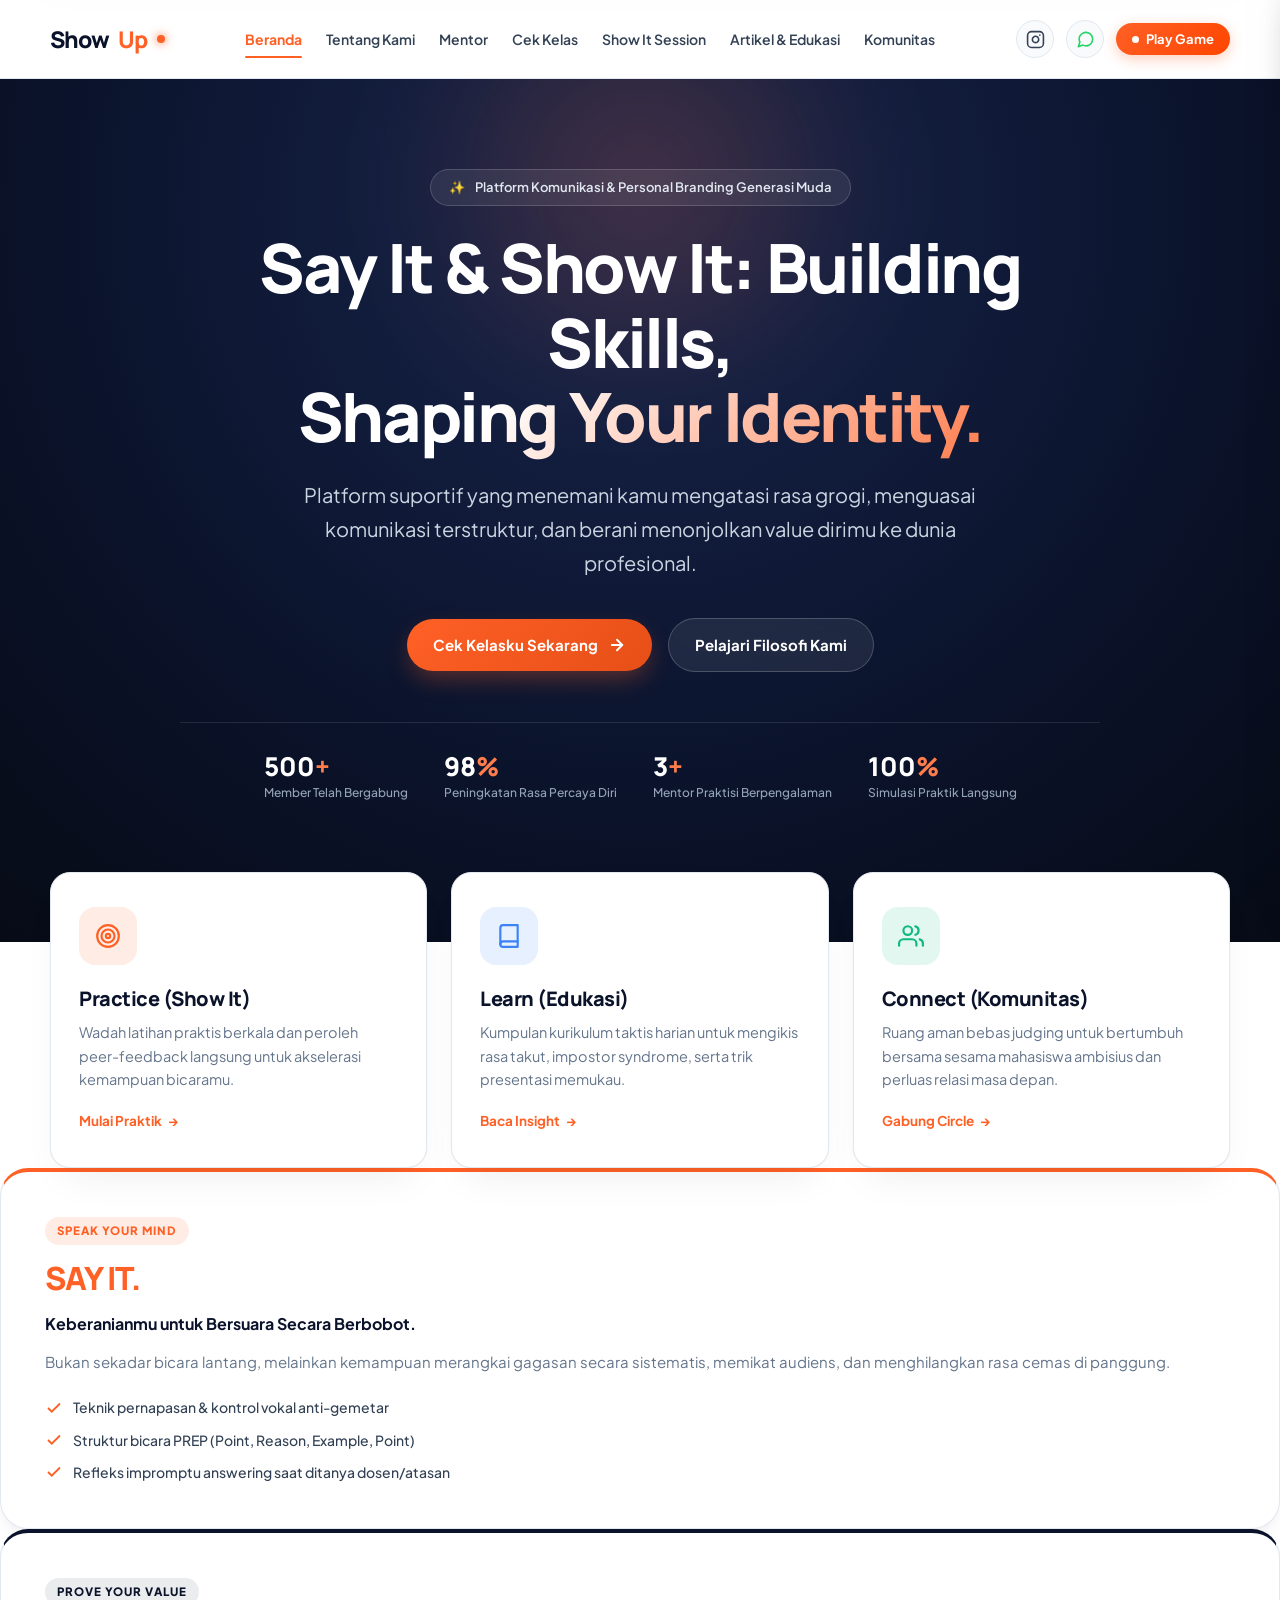
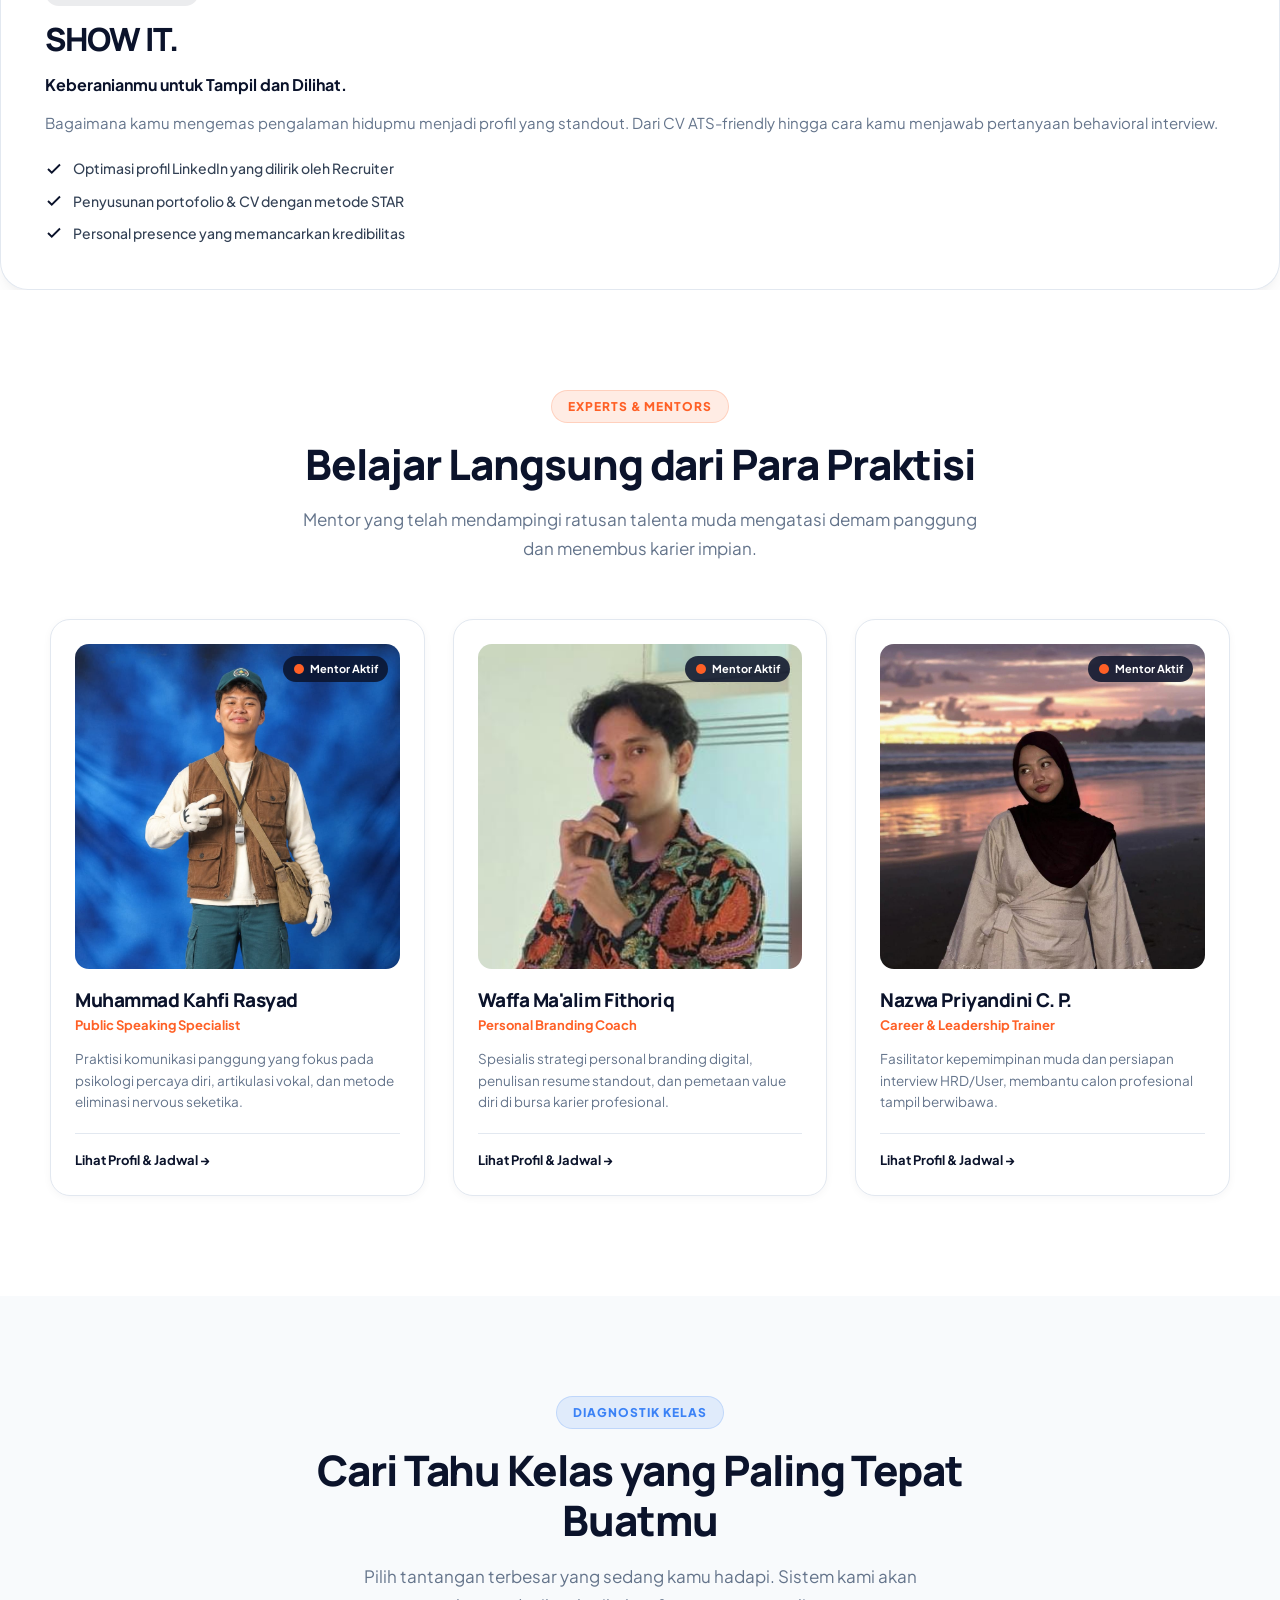
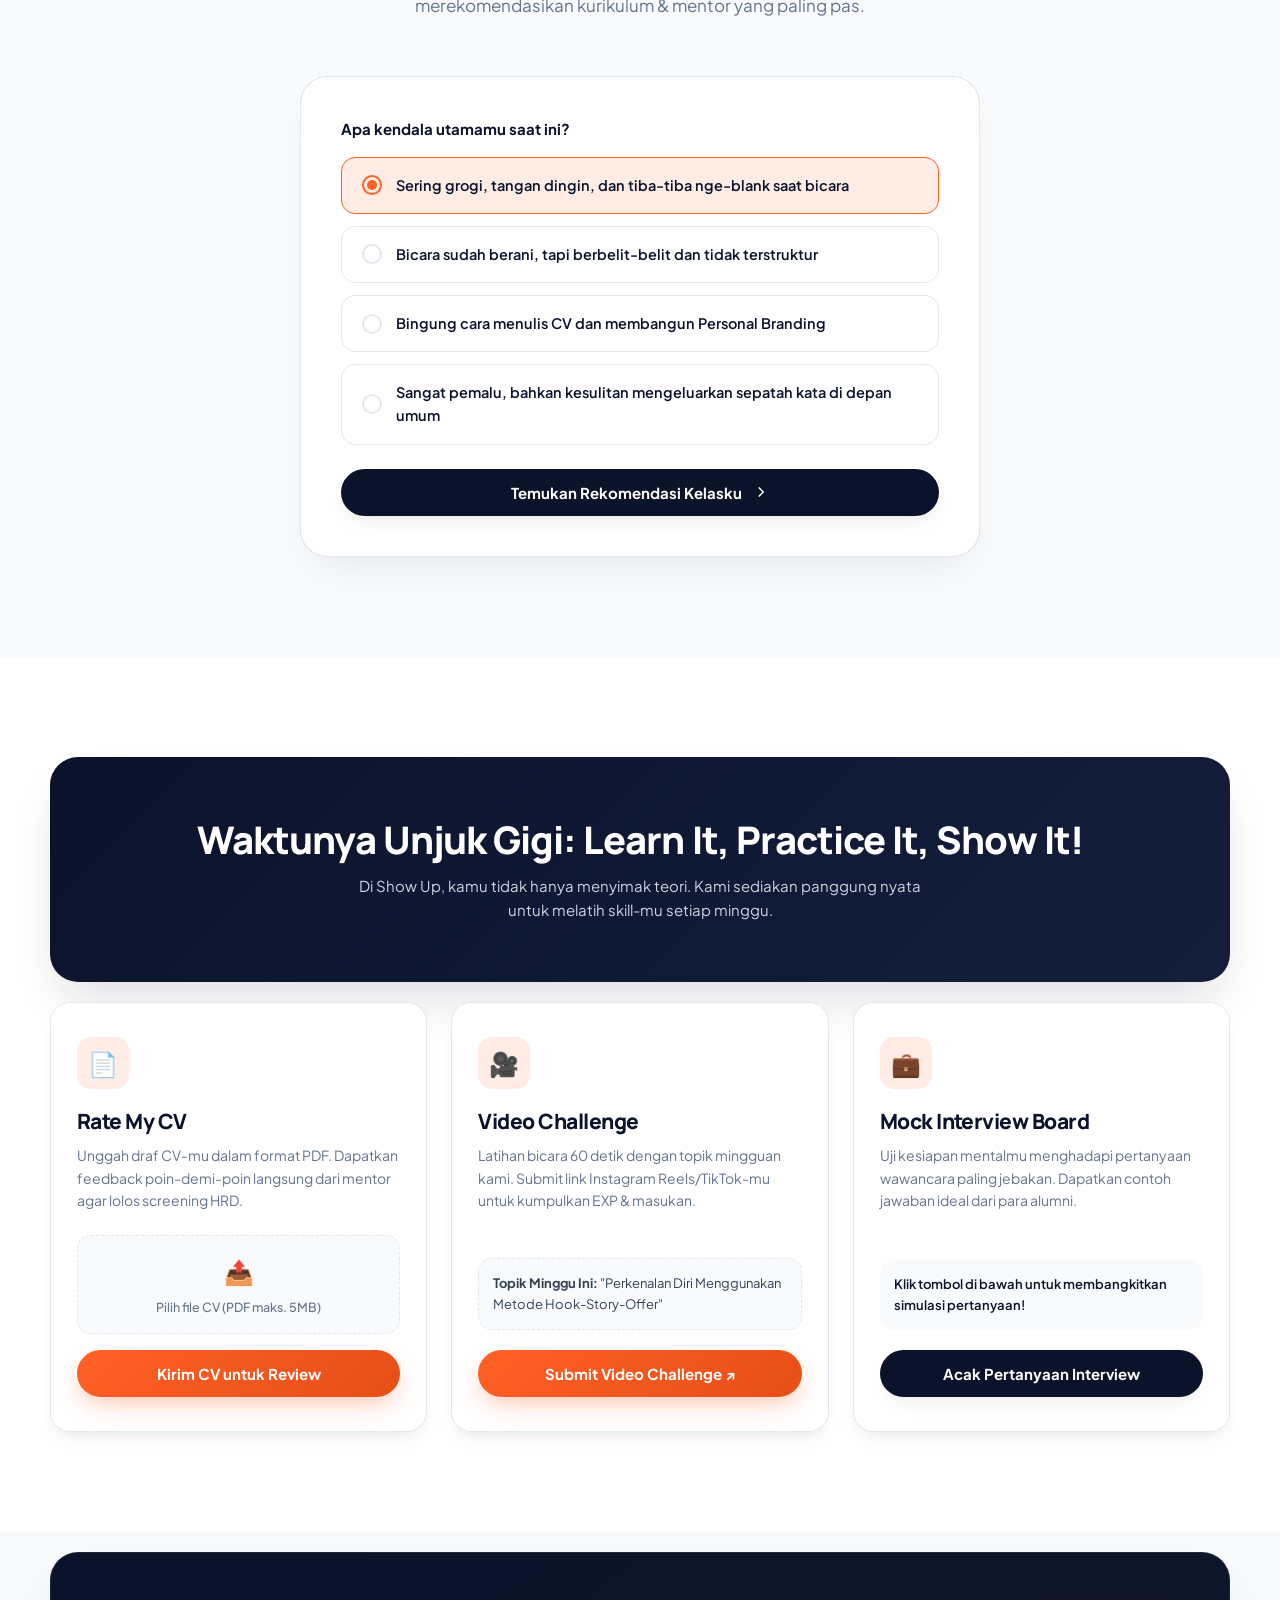
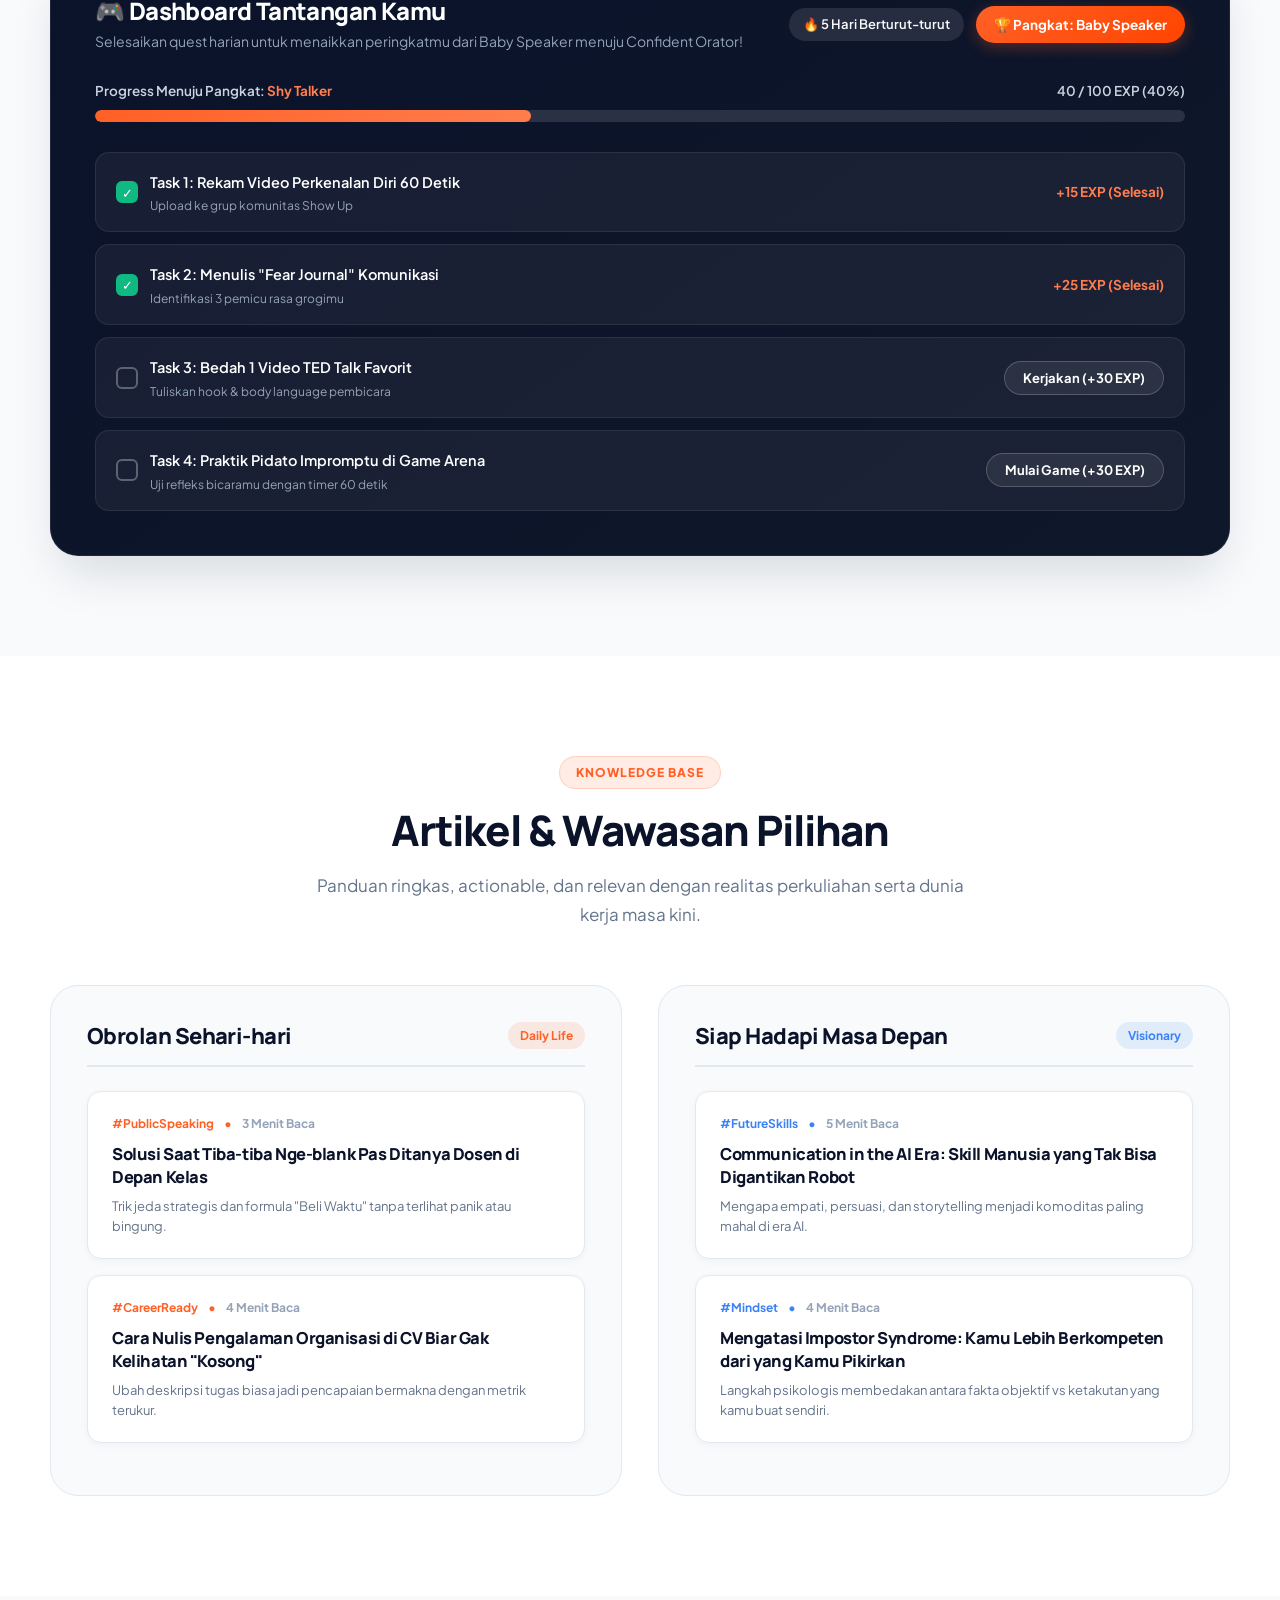
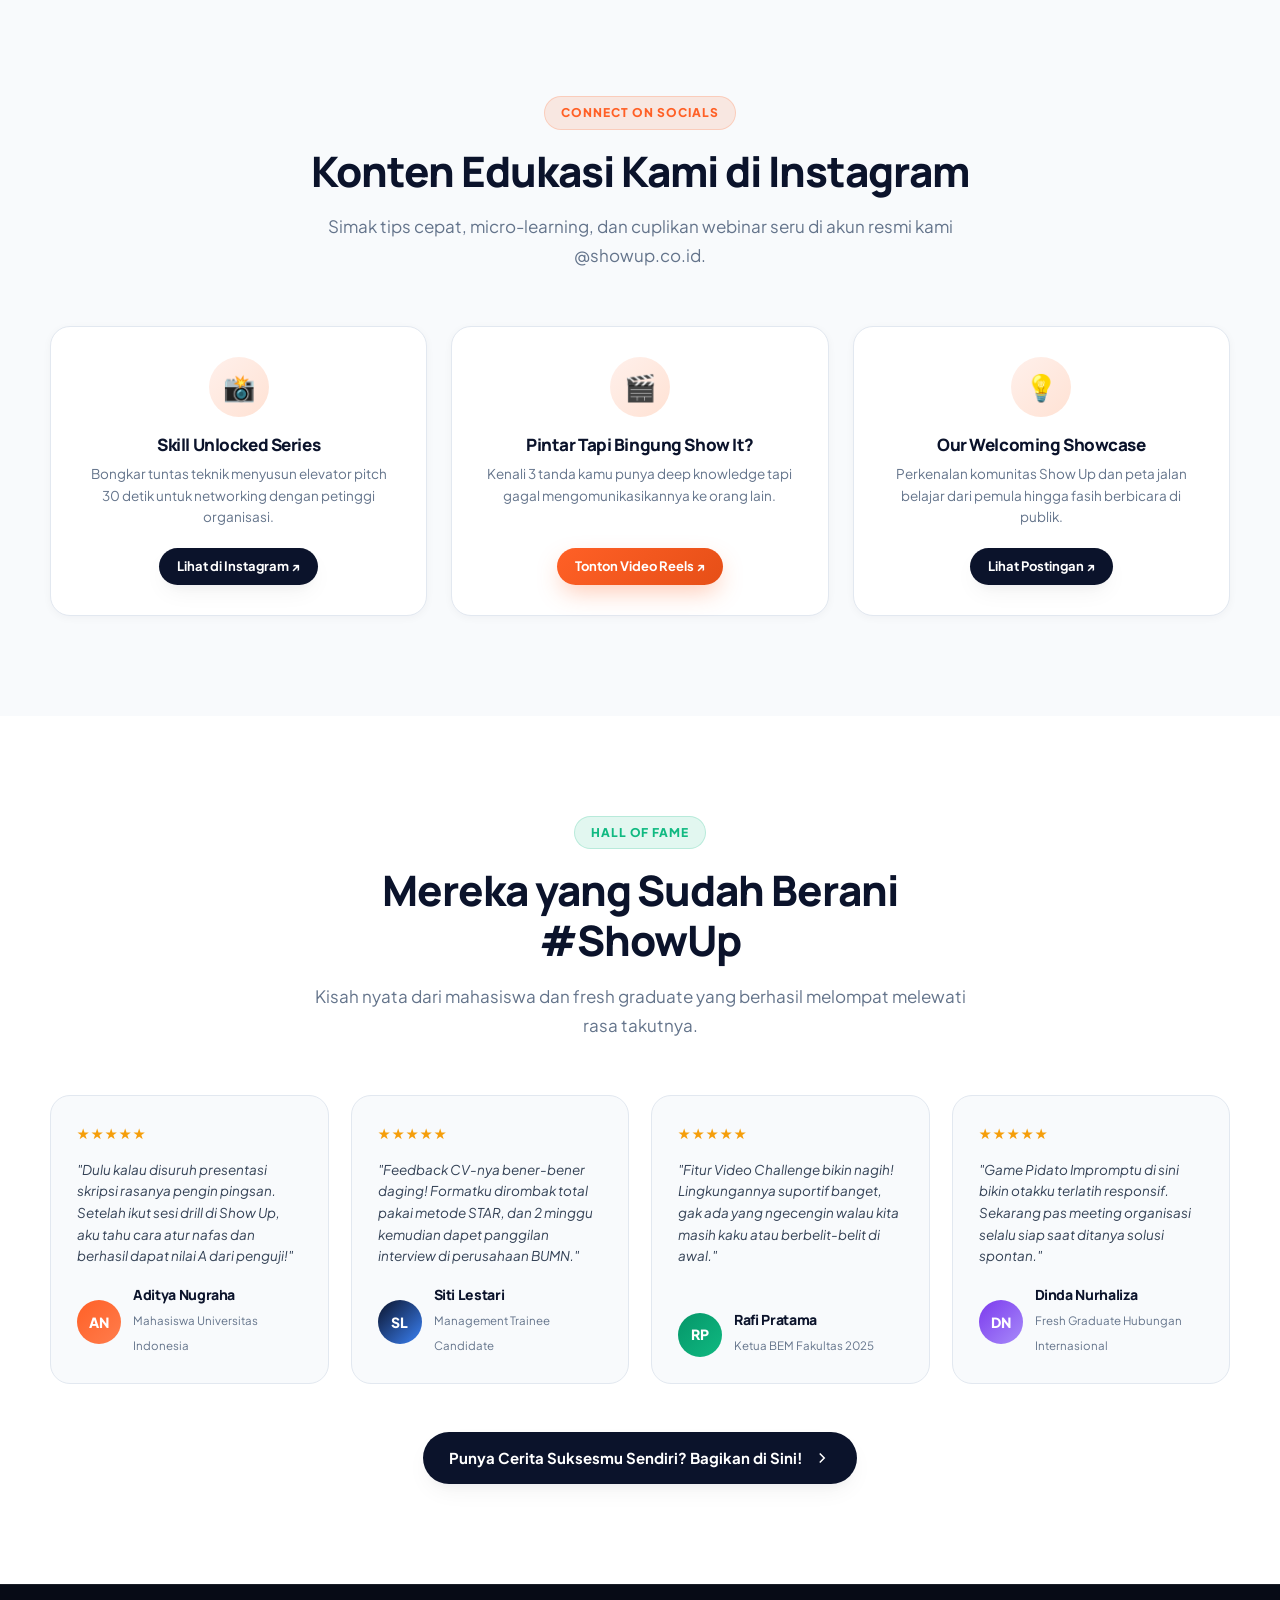
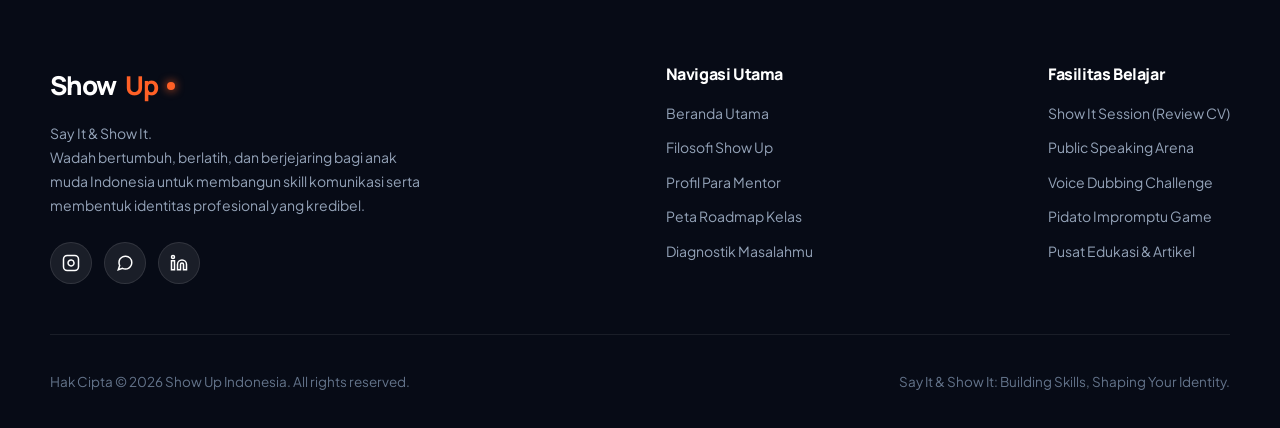
<file: index.html>
<!DOCTYPE html>
<html lang="id">
<head>
<meta charset="UTF-8" />
<meta name="viewport" content="width=device-width, initial-scale=1.0" />
<meta name="theme-color" content="#0B132B" />
<title>Show Up — Say It & Show It | Bangun Kepercayaan Diri & Skill Komunikasi</title>
<meta name="description" content="Platform pengembangan skill public speaking, personal branding, dan persiapan karier untuk mahasiswa dan fresh graduate. Pelajari cara bersuara dan tunjukkan potensimu." />

<!-- Modern Web Typography -->
<link rel="preconnect" href="https://fonts.googleapis.com">
<link rel="preconnect" href="https://fonts.gstatic.com" crossorigin>
<link href="https://fonts.googleapis.com/css2?family=Manrope:wght@600;700;800&family=Plus+Jakarta+Sans:wght@400;500;600;700;800&display=swap" rel="stylesheet">

<style>
/* ==========================================================================
   DESIGN TOKENS & SYSTEM
   ========================================================================== */
:root {
  /* Brand Palette */
  --navy-950: #070B16;
  --navy-900: #0B132B;
  --navy-800: #141E3C;
  --navy-700: #1E2B4F;
  --navy-600: #334155;
  
  --orange-500: #FF6026;
  --orange-600: #E64F17;
  --orange-400: #FF7D4D;
  --orange-soft: rgba(255, 96, 38, 0.12);
  --orange-glow: rgba(255, 96, 38, 0.35);

  --emerald-500: #10B981;
  --emerald-soft: rgba(16, 185, 129, 0.12);
  --blue-500: #3B82F6;
  --blue-soft: rgba(59, 130, 246, 0.12);
  --amber-500: #F59E0B;

  /* Surfaces & Text */
  --bg-white: #FFFFFF;
  --bg-slate: #F8FAFC;
  --bg-slate-card: #F1F5F9;
  --text-main: #0F172A;
  --text-muted: #64748B;
  --text-light: #94A3B8;
  --border-light: #E2E8F0;
  --border-subtle: #F1F5F9;

  /* Shadows */
  --shadow-sm: 0 2px 8px rgba(15, 23, 42, 0.04);
  --shadow-md: 0 10px 25px -5px rgba(15, 23, 42, 0.06), 0 8px 10px -6px rgba(15, 23, 42, 0.04);
  --shadow-lg: 0 20px 40px -15px rgba(15, 23, 42, 0.08), 0 0 1px rgba(15, 23, 42, 0.1);
  --shadow-xl: 0 25px 50px -12px rgba(15, 23, 42, 0.15);
  --shadow-orange: 0 10px 25px -4px var(--orange-glow);

  /* Radius */
  --radius-sm: 8px;
  --radius-md: 14px;
  --radius-lg: 20px;
  --radius-xl: 28px;
  --radius-full: 9999px;

  /* Transitions */
  --ease-spring: cubic-bezier(0.16, 1, 0.3, 1);
  --transition: all 0.25s cubic-bezier(0.4, 0, 0.2, 1);
}

/* Base Reset */
*, *::before, *::after {
  box-sizing: border-box;
  margin: 0;
  padding: 0;
}

html {
  scroll-behavior: smooth;
  font-size: 16px;
}

body {
  font-family: 'Plus Jakarta Sans', -apple-system, BlinkMacSystemFont, sans-serif;
  background-color: var(--bg-white);
  color: var(--text-main);
  line-height: 1.6;
  -webkit-font-smoothing: antialiased;
  -moz-osx-font-smoothing: grayscale;
  overflow-x: hidden;
}

h1, h2, h3, h4, h5, h6 {
  font-family: 'Manrope', 'Plus Jakarta Sans', sans-serif;
  font-weight: 800;
  color: var(--navy-900);
  line-height: 1.2;
  letter-spacing: -0.025em;
}

a {
  color: inherit;
  text-decoration: none;
  transition: var(--transition);
}

button, input, select, textarea {
  font-family: inherit;
}

img {
  max-width: 100%;
  display: block;
}

/* Layout Container */
.wrap {
  width: min(1180px, calc(100% - 48px));
  margin: 0 auto;
}

.section {
  padding: 100px 0;
  position: relative;
}

.section-head {
  text-align: center;
  max-width: 680px;
  margin: 0 auto 56px;
}

.section-tag {
  display: inline-flex;
  align-items: center;
  gap: 8px;
  background: var(--orange-soft);
  color: var(--orange-500);
  font-size: 12px;
  font-weight: 800;
  letter-spacing: 0.08em;
  text-transform: uppercase;
  padding: 6px 16px;
  border-radius: var(--radius-full);
  margin-bottom: 16px;
  border: 1px solid rgba(255, 96, 38, 0.2);
}

.section-tag.blue {
  background: var(--blue-soft);
  color: var(--blue-500);
  border-color: rgba(59, 130, 246, 0.2);
}

.section-tag.emerald {
  background: var(--emerald-soft);
  color: var(--emerald-500);
  border-color: rgba(16, 185, 129, 0.2);
}

.section-head h2 {
  font-size: clamp(28px, 4vw, 42px);
  margin-bottom: 16px;
  color: var(--navy-900);
}

.section-head p {
  color: var(--text-muted);
  font-size: clamp(15px, 1.8vw, 17px);
  line-height: 1.7;
}

/* ==========================================================================
   BUTTONS & MICRO-INTERACTIONS
   ========================================================================== */
.btn {
  display: inline-flex;
  align-items: center;
  justify-content: center;
  gap: 10px;
  padding: 14px 26px;
  font-weight: 700;
  font-size: 15px;
  border-radius: var(--radius-full);
  border: 0;
  cursor: pointer;
  transition: var(--transition);
  white-space: nowrap;
  position: relative;
  overflow: hidden;
}

.btn-orange {
  background: linear-gradient(135deg, var(--orange-500), var(--orange-600));
  color: #FFFFFF;
  box-shadow: var(--shadow-orange);
}

.btn-orange:hover {
  transform: translateY(-2px);
  box-shadow: 0 14px 30px -4px var(--orange-glow);
  background: linear-gradient(135deg, var(--orange-400), var(--orange-500));
}

.btn-navy {
  background: var(--navy-900);
  color: #FFFFFF;
  box-shadow: var(--shadow-md);
}

.btn-navy:hover {
  background: var(--navy-800);
  transform: translateY(-2px);
  box-shadow: var(--shadow-lg);
}

.btn-outline-white {
  background: rgba(255, 255, 255, 0.08);
  color: #FFFFFF;
  border: 1px solid rgba(255, 255, 255, 0.2);
  backdrop-filter: blur(8px);
}

.btn-outline-white:hover {
  background: rgba(255, 255, 255, 0.16);
  border-color: rgba(255, 255, 255, 0.4);
  transform: translateY(-2px);
}

.btn-outline-navy {
  background: transparent;
  color: var(--navy-900);
  border: 1.5px solid var(--border-light);
}

.btn-outline-navy:hover {
  border-color: var(--navy-900);
  background: var(--bg-slate);
}

.btn-sm {
  padding: 8px 18px;
  font-size: 13px;
  border-radius: var(--radius-full);
}

/* ==========================================================================
   HEADER & NAVIGATION
   ========================================================================== */
.nav-wrapper {
  background: rgba(255, 255, 255, 0.94);
  backdrop-filter: blur(16px);
  -webkit-backdrop-filter: blur(16px);
  position: sticky;
  top: 0;
  z-index: 1000;
  border-bottom: 1px solid var(--border-light);
  transition: var(--transition);
}

.nav {
  height: 78px;
  display: flex;
  align-items: center;
  justify-content: space-between;
  gap: 20px;
}

.brand {
  display: inline-flex;
  align-items: center;
  gap: 9px;
  font-family: 'Manrope', 'Plus Jakarta Sans', sans-serif;
  font-weight: 800;
  font-size: 23px;
  color: var(--navy-900);
  letter-spacing: -0.04em;
  text-decoration: none;
  flex-shrink: 0;
}

.brand-dot {
  width: 8px;
  height: 8px;
  background: var(--orange-500);
  border-radius: 50%;
  display: inline-block;
  box-shadow: 0 0 10px var(--orange-500);
}

.brand span.accent {
  color: var(--orange-500);
}

.navlinks {
  display: flex;
  gap: 24px;
  align-items: center;
}

.navlinks a {
  font-family: 'Plus Jakarta Sans', sans-serif;
  font-size: 14px;
  font-weight: 600;
  color: var(--navy-600);
  position: relative;
  padding: 8px 0;
  text-decoration: none;
  transition: var(--transition);
  white-space: nowrap;
}

.navlinks a::after {
  content: '';
  position: absolute;
  bottom: 0;
  left: 0;
  width: 0;
  height: 2.5px;
  background: var(--orange-500);
  border-radius: 2px;
  transition: width 0.25s ease;
}

.navlinks a:hover {
  color: var(--navy-900);
}

.navlinks a:hover::after,
.navlinks a.active::after {
  width: 100%;
}

.navlinks a.active {
  color: var(--orange-500);
  font-weight: 700;
}

.nav-right {
  display: flex;
  align-items: center;
  gap: 12px;
  flex-shrink: 0;
}

.icon-btn {
  width: 38px;
  height: 38px;
  border-radius: 50%;
  display: grid;
  place-items: center;
  color: var(--navy-600);
  background: var(--bg-slate);
  border: 1px solid var(--border-light);
  transition: var(--transition);
  text-decoration: none;
}

.icon-btn:hover {
  color: var(--navy-900);
  background: #FFFFFF;
  border-color: var(--text-light);
  transform: translateY(-2px);
  box-shadow: var(--shadow-sm);
}

.icon-btn.wa-btn {
  color: #25D366;
}

.icon-btn.wa-btn:hover {
  background: rgba(37, 211, 102, 0.1);
  border-color: #25D366;
}

.game-btn {
  background: linear-gradient(135deg, var(--orange-500), #FF4500);
  color: #FFFFFF !important;
  padding: 8px 16px;
  border-radius: var(--radius-full);
  font-size: 13px;
  font-weight: 700;
  font-family: 'Plus Jakarta Sans', sans-serif;
  display: inline-flex;
  align-items: center;
  gap: 7px;
  border: 0;
  cursor: pointer;
  box-shadow: 0 4px 14px rgba(255, 96, 38, 0.3);
  transition: var(--transition);
  text-decoration: none;
  white-space: nowrap;
}

.game-btn:hover {
  transform: translateY(-2px);
  box-shadow: 0 8px 20px rgba(255, 96, 38, 0.45);
}

.pulse-dot {
  width: 7px;
  height: 7px;
  background: #FFFFFF;
  border-radius: 50%;
  display: inline-block;
  animation: pulse-glow 1.6s infinite;
}

@keyframes pulse-glow {
  0% { transform: scale(0.95); opacity: 1; }
  50% { transform: scale(1.4); opacity: 0.6; }
  100% { transform: scale(0.95); opacity: 1; }
}

/* Mobile Toggle */
.mobile-toggle {
  display: none;
  background: transparent;
  border: 0;
  color: var(--navy-900);
  cursor: pointer;
  padding: 6px;
}

/* ==========================================================================
   1. HERO SECTION (DARK PREMIUM)
   ========================================================================== */
.hero {
  background: radial-gradient(circle at 50% 15%, #18264e 0%, #0B132B 60%, #070B16 100%);
  color: #FFFFFF;
  padding: 90px 0 140px;
  position: relative;
  overflow: hidden;
  text-align: center;
}

/* Ambient glow accents */
.hero::before {
  content: '';
  position: absolute;
  top: -100px;
  left: 50%;
  transform: translateX(-50%);
  width: 600px;
  height: 400px;
  background: radial-gradient(circle, rgba(255, 96, 38, 0.22) 0%, transparent 70%);
  filter: blur(60px);
  pointer-events: none;
  z-index: 1;
}

.hero-content {
  position: relative;
  z-index: 2;
  max-width: 920px;
  margin: 0 auto;
}

.hero-pill {
  display: inline-flex;
  align-items: center;
  gap: 10px;
  background: rgba(255, 255, 255, 0.08);
  border: 1px solid rgba(255, 255, 255, 0.16);
  padding: 7px 18px;
  border-radius: var(--radius-full);
  font-size: 13px;
  font-weight: 600;
  color: #E2E8F0;
  margin-bottom: 24px;
  backdrop-filter: blur(8px);
}

.hero-pill span.badge-sparkle {
  color: var(--orange-400);
}

.hero h1 {
  font-size: clamp(38px, 5.5vw, 68px);
  line-height: 1.1;
  color: #FFFFFF;
  margin-bottom: 24px;
  letter-spacing: -0.035em;
}

.hero h1 .text-gradient {
  background: linear-gradient(135deg, #FFFFFF 30%, var(--orange-400) 100%);
  -webkit-background-clip: text;
  -webkit-text-fill-color: transparent;
}

.hero p.lead {
  font-size: clamp(16px, 2vw, 20px);
  line-height: 1.7;
  color: #CBD5E1;
  max-width: 740px;
  margin: 0 auto 38px;
  font-weight: 400;
}

.hero-actions {
  display: flex;
  justify-content: center;
  align-items: center;
  gap: 16px;
  flex-wrap: wrap;
  margin-bottom: 50px;
}

/* Trust Proof Numbers */
.trust-strip {
  display: flex;
  justify-content: center;
  align-items: center;
  gap: 36px;
  flex-wrap: wrap;
  padding-top: 30px;
  border-top: 1px solid rgba(255, 255, 255, 0.1);
}

.trust-item {
  text-align: left;
}

.trust-number {
  font-family: 'Manrope', sans-serif;
  font-size: 26px;
  font-weight: 800;
  color: #FFFFFF;
  line-height: 1;
}

.trust-number span {
  color: var(--orange-400);
}

.trust-label {
  font-size: 12px;
  color: #94A3B8;
  margin-top: 4px;
  font-weight: 500;
}

/* ==========================================================================
   VALUE PROPOSITION HIGHLIGHT CARDS (FLOATING)
   ========================================================================== */
.highlights-wrap {
  margin-top: -70px;
  position: relative;
  z-index: 10;
}

.highlights-grid {
  display: grid;
  grid-template-columns: repeat(3, 1fr);
  gap: 24px;
}

.highlight-card {
  background: var(--bg-white);
  border-radius: var(--radius-lg);
  padding: 34px 28px;
  box-shadow: var(--shadow-lg);
  border: 1px solid var(--border-light);
  transition: var(--transition);
  position: relative;
  overflow: hidden;
}

.highlight-card::after {
  content: '';
  position: absolute;
  top: 0;
  left: 0;
  width: 100%;
  height: 4px;
  background: transparent;
  transition: background 0.25s;
}

.highlight-card:hover {
  transform: translateY(-8px);
  box-shadow: var(--shadow-xl);
  border-color: rgba(255, 96, 38, 0.3);
}

.highlight-card:hover::after {
  background: linear-gradient(90deg, var(--orange-500), var(--orange-400));
}

.hc-icon-box {
  width: 58px;
  height: 58px;
  border-radius: 16px;
  display: grid;
  place-items: center;
  font-size: 24px;
  margin-bottom: 22px;
  background: var(--orange-soft);
  color: var(--orange-500);
  transition: var(--transition);
}

.highlight-card:hover .hc-icon-box {
  transform: scale(1.08);
}

.hc-icon-box.blue {
  background: var(--blue-soft);
  color: var(--blue-500);
}

.hc-icon-box.emerald {
  background: var(--emerald-soft);
  color: var(--emerald-500);
}

.highlight-card h3 {
  font-size: 20px;
  color: var(--navy-900);
  margin-bottom: 10px;
}

.highlight-card p {
  font-size: 14.5px;
  color: var(--text-muted);
  line-height: 1.6;
  margin-bottom: 16px;
}

.highlight-link {
  display: inline-flex;
  align-items: center;
  gap: 6px;
  font-size: 13.5px;
  font-weight: 700;
  color: var(--orange-500);
}

.highlight-link:hover {
  gap: 10px;
}

/* ==========================================================================
   2. TENTANG KAMI & PHILOSOPHY
   ========================================================================== */
.about {
  background: var(--bg-slate);
}

.phil-grid {
  display: grid;
  grid-template-columns: repeat(2, 1fr);
  gap: 28px;
  margin-top: 40px;
}

.phil-card {
  background: var(--bg-white);
  border-radius: var(--radius-xl);
  padding: 44px;
  border: 1px solid var(--border-light);
  box-shadow: var(--shadow-md);
  position: relative;
  overflow: hidden;
  transition: var(--transition);
}

.phil-card:hover {
  transform: translateY(-4px);
  box-shadow: var(--shadow-lg);
}

.phil-card.say-it-card {
  border-top: 4px solid var(--orange-500);
}

.phil-card.show-it-card {
  border-top: 4px solid var(--navy-900);
}

.phil-tag {
  display: inline-block;
  font-size: 11.5px;
  font-weight: 800;
  letter-spacing: 0.08em;
  padding: 5px 12px;
  border-radius: var(--radius-full);
  margin-bottom: 14px;
}

.say-it-card .phil-tag {
  background: var(--orange-soft);
  color: var(--orange-500);
}

.show-it-card .phil-tag {
  background: rgba(11, 19, 43, 0.08);
  color: var(--navy-900);
}

.phil-card h3 {
  font-size: 32px;
  margin-bottom: 14px;
  letter-spacing: -0.03em;
}

.say-it-card h3 {
  color: var(--orange-500);
}

.show-it-card h3 {
  color: var(--navy-900);
}

.phil-card p.subtitle {
  font-size: 16px;
  font-weight: 700;
  color: var(--navy-900);
  margin-bottom: 12px;
}

.phil-card p.desc {
  font-size: 15px;
  color: var(--text-muted);
  line-height: 1.7;
  margin-bottom: 22px;
}

.phil-checklist {
  list-style: none;
  display: flex;
  flex-direction: column;
  gap: 10px;
}

.phil-checklist li {
  display: flex;
  align-items: center;
  gap: 10px;
  font-size: 14px;
  color: var(--navy-600);
  font-weight: 500;
}

.phil-checklist svg {
  flex-shrink: 0;
}

/* ==========================================================================
   OUR MENTORS SECTION
   ========================================================================== */
.mentors-section {
  background: var(--bg-white);
}

.mentors-grid {
  display: grid;
  grid-template-columns: repeat(3, 1fr);
  gap: 28px;
}

.mentor-card {
  background: var(--bg-white);
  border-radius: var(--radius-lg);
  padding: 24px;
  border: 1px solid var(--border-light);
  box-shadow: var(--shadow-sm);
  transition: var(--transition);
  display: flex;
  flex-direction: column;
  text-align: left;
  position: relative;
}

.mentor-card:hover {
  transform: translateY(-8px);
  box-shadow: var(--shadow-xl);
  border-color: var(--orange-400);
}

.mentor-image-frame {
  width: 100%;
  aspect-ratio: 1/1;
  border-radius: var(--radius-md);
  overflow: hidden;
  margin-bottom: 20px;
  background: var(--bg-slate);
  position: relative;
}

.mentor-image-frame img {
  width: 100%;
  height: 100%;
  object-fit: cover;
  object-position: top;
  transition: transform 0.4s ease;
}

.mentor-card:hover .mentor-image-frame img {
  transform: scale(1.05);
}

.mentor-badge {
  position: absolute;
  top: 12px;
  right: 12px;
  background: rgba(11, 19, 43, 0.85);
  backdrop-filter: blur(8px);
  color: #FFFFFF;
  padding: 4px 10px;
  border-radius: var(--radius-full);
  font-size: 11px;
  font-weight: 700;
  display: flex;
  align-items: center;
  gap: 5px;
}

.mentor-info h3 {
  font-size: 19px;
  color: var(--navy-900);
  margin-bottom: 4px;
}

.mentor-role {
  color: var(--orange-500);
  font-weight: 700;
  font-size: 13px;
  margin-bottom: 12px;
  display: block;
}

.mentor-bio {
  color: var(--text-muted);
  font-size: 13.5px;
  line-height: 1.6;
  margin-bottom: 20px;
  flex-grow: 1;
}

.mentor-action {
  margin-top: auto;
  border-top: 1px solid var(--border-light);
  padding-top: 16px;
  display: flex;
  align-items: center;
  justify-content: space-between;
}

.mentor-view-link {
  font-size: 13px;
  font-weight: 700;
  color: var(--navy-900);
  display: inline-flex;
  align-items: center;
  gap: 6px;
}

.mentor-card:hover .mentor-view-link {
  color: var(--orange-500);
}

/* ==========================================================================
   INTERACTIVE ASSESSMENT SECTION
   ========================================================================== */
.assessment-section {
  background: var(--bg-slate);
}

.assessment-box {
  max-width: 680px;
  margin: 0 auto;
  background: var(--bg-white);
  border-radius: var(--radius-xl);
  padding: 40px;
  border: 1px solid var(--border-light);
  box-shadow: var(--shadow-lg);
}

.quiz-instruction {
  font-size: 15px;
  font-weight: 700;
  color: var(--navy-900);
  margin-bottom: 16px;
  display: block;
}

.quiz-options {
  display: grid;
  grid-template-columns: 1fr;
  gap: 12px;
  margin-bottom: 24px;
}

.quiz-option-label {
  display: flex;
  align-items: center;
  gap: 14px;
  padding: 16px 20px;
  border-radius: var(--radius-md);
  border: 1.5px solid var(--border-light);
  background: var(--bg-white);
  cursor: pointer;
  transition: var(--transition);
}

.quiz-option-label:hover {
  border-color: var(--orange-400);
  background: rgba(255, 96, 38, 0.03);
}

.quiz-option-label input[type="radio"] {
  appearance: none;
  -webkit-appearance: none;
  width: 20px;
  height: 20px;
  border: 2px solid var(--border-light);
  border-radius: 50%;
  outline: none;
  display: grid;
  place-content: center;
  transition: var(--transition);
  flex-shrink: 0;
}

.quiz-option-label input[type="radio"]::before {
  content: "";
  width: 10px;
  height: 10px;
  border-radius: 50%;
  transform: scale(0);
  transition: transform 0.15s ease-in-out;
  background: var(--orange-500);
}

.quiz-option-label input[type="radio"]:checked {
  border-color: var(--orange-500);
}

.quiz-option-label input[type="radio"]:checked::before {
  transform: scale(1);
}

.quiz-option-label:has(input[type="radio"]:checked) {
  border-color: var(--orange-500);
  background: var(--orange-soft);
}

.quiz-option-text {
  font-size: 14.5px;
  font-weight: 600;
  color: var(--navy-900);
}

.result-card {
  display: none;
  margin-top: 24px;
  padding: 24px;
  background: linear-gradient(135deg, rgba(255, 96, 38, 0.08), rgba(255, 96, 38, 0.02));
  border: 1.5px solid var(--orange-400);
  border-radius: var(--radius-md);
  animation: fadeIn 0.35s ease forwards;
}

@keyframes fadeIn {
  from { opacity: 0; transform: translateY(8px); }
  to { opacity: 1; transform: translateY(0); }
}

/* ==========================================================================
   3. SHOW IT SESSION & PRACTICAL SUBMISSIONS
   ========================================================================== */
.show-it-section {
  background: var(--bg-white);
}

.session-header-banner {
  background: linear-gradient(135deg, var(--navy-900) 0%, var(--navy-800) 100%);
  color: #FFFFFF;
  padding: 60px 40px;
  border-radius: var(--radius-xl);
  text-align: center;
  margin-bottom: -40px;
  position: relative;
  z-index: 1;
  box-shadow: var(--shadow-xl);
}

.session-header-banner h2 {
  color: #FFFFFF;
  font-size: clamp(26px, 3.5vw, 38px);
  margin-bottom: 12px;
}

.session-header-banner p {
  color: #CBD5E1;
  max-width: 600px;
  margin: 0 auto;
  font-size: 15px;
}

.session-cards-grid {
  display: grid;
  grid-template-columns: repeat(3, 1fr);
  gap: 24px;
  position: relative;
  z-index: 2;
  margin-top: 60px;
}

.session-action-card {
  background: var(--bg-white);
  border: 1px solid var(--border-light);
  border-radius: var(--radius-lg);
  padding: 34px 26px;
  box-shadow: var(--shadow-md);
  display: flex;
  flex-direction: column;
  transition: var(--transition);
}

.session-action-card:hover {
  transform: translateY(-8px);
  box-shadow: var(--shadow-xl);
  border-color: rgba(255, 96, 38, 0.3);
}

.session-icon {
  width: 52px;
  height: 52px;
  border-radius: 14px;
  background: var(--orange-soft);
  color: var(--orange-500);
  display: grid;
  place-items: center;
  font-size: 24px;
  margin-bottom: 20px;
}

.session-action-card h3 {
  font-size: 21px;
  color: var(--navy-900);
  margin-bottom: 10px;
}

.session-action-card p {
  font-size: 14px;
  color: var(--text-muted);
  line-height: 1.6;
  margin-bottom: 24px;
  flex-grow: 1;
}

/* File Upload Drop Zone */
.custom-file-drop {
  border: 1.5px dashed var(--border-light);
  border-radius: var(--radius-md);
  padding: 16px;
  text-align: center;
  background: var(--bg-slate);
  cursor: pointer;
  transition: var(--transition);
  margin-bottom: 16px;
  position: relative;
}

.custom-file-drop:hover {
  border-color: var(--orange-500);
  background: rgba(255, 96, 38, 0.04);
}

.custom-file-drop input[type="file"] {
  position: absolute;
  top: 0;
  left: 0;
  width: 100%;
  height: 100%;
  opacity: 0;
  cursor: pointer;
}

.file-status-text {
  font-size: 12.5px;
  color: var(--text-muted);
  font-weight: 500;
}

/* ==========================================================================
   GAMIFICATION BOARD & LEVEL UP
   ========================================================================== */
.gamification-section {
  background: var(--bg-slate);
  padding-top: 20px;
}

.gamification-board {
  background: linear-gradient(145deg, var(--navy-900), #0F172A);
  color: #FFFFFF;
  padding: 44px;
  border-radius: var(--radius-xl);
  box-shadow: var(--shadow-xl);
  border: 1px solid rgba(255, 255, 255, 0.08);
}

.gamification-top {
  display: flex;
  justify-content: space-between;
  align-items: center;
  margin-bottom: 28px;
  flex-wrap: wrap;
  gap: 20px;
}

.gamification-title h3 {
  color: #FFFFFF;
  font-size: 24px;
  margin-bottom: 4px;
}

.gamification-title p {
  color: #94A3B8;
  font-size: 14px;
}

.badge-rank {
  background: linear-gradient(135deg, var(--orange-500), #FF4500);
  color: #FFFFFF;
  padding: 8px 18px;
  border-radius: var(--radius-full);
  font-size: 13.5px;
  font-weight: 700;
  display: inline-flex;
  align-items: center;
  gap: 8px;
  box-shadow: 0 4px 15px rgba(255, 96, 38, 0.3);
}

.streak-chip {
  background: rgba(255, 255, 255, 0.1);
  color: #F8FAFC;
  padding: 6px 14px;
  border-radius: var(--radius-full);
  font-size: 13px;
  font-weight: 600;
  display: inline-flex;
  align-items: center;
  gap: 6px;
}

.progress-header {
  display: flex;
  justify-content: space-between;
  font-size: 13.5px;
  color: #CBD5E1;
  margin-bottom: 8px;
  font-weight: 600;
}

.progress-container {
  width: 100%;
  background: rgba(255, 255, 255, 0.12);
  border-radius: var(--radius-full);
  height: 12px;
  overflow: hidden;
  margin-bottom: 30px;
}

.progress-bar-fill {
  width: 40%;
  background: linear-gradient(90deg, var(--orange-500), var(--orange-400));
  height: 100%;
  border-radius: var(--radius-full);
  transition: width 0.5s ease;
}

.tasks-wrapper {
  display: flex;
  flex-direction: column;
  gap: 12px;
}

.interactive-task {
  background: rgba(255, 255, 255, 0.05);
  border: 1px solid rgba(255, 255, 255, 0.08);
  padding: 16px 20px;
  border-radius: var(--radius-md);
  display: flex;
  justify-content: space-between;
  align-items: center;
  gap: 16px;
  flex-wrap: wrap;
  transition: var(--transition);
}

.interactive-task:hover {
  background: rgba(255, 255, 255, 0.08);
  border-color: rgba(255, 255, 255, 0.15);
}

.task-info-left {
  display: flex;
  align-items: center;
  gap: 12px;
}

.task-checkbox {
  width: 22px;
  height: 22px;
  border-radius: 6px;
  border: 2px solid rgba(255, 255, 255, 0.3);
  display: grid;
  place-items: center;
  cursor: pointer;
  transition: var(--transition);
  background: transparent;
  color: transparent;
}

.task-checkbox.checked {
  background: var(--emerald-500);
  border-color: var(--emerald-500);
  color: #FFFFFF;
}

.task-title {
  font-size: 14.5px;
  font-weight: 600;
  color: #FFFFFF;
}

.task-exp-tag {
  color: var(--orange-400);
  font-weight: 700;
  font-size: 13.5px;
}

/* ==========================================================================
   4. PUSAT EDUKASI & ARTIKEL
   ========================================================================== */
.education-section {
  background: var(--bg-white);
}

.edu-grid {
  display: grid;
  grid-template-columns: repeat(2, 1fr);
  gap: 36px;
}

.edu-category-column {
  background: var(--bg-slate);
  border-radius: var(--radius-xl);
  padding: 36px;
  border: 1px solid var(--border-light);
}

.edu-cat-header {
  display: flex;
  justify-content: space-between;
  align-items: center;
  margin-bottom: 24px;
  padding-bottom: 16px;
  border-bottom: 2px solid var(--border-light);
}

.edu-cat-header h3 {
  font-size: 22px;
  color: var(--navy-900);
}

.edu-pill {
  font-size: 12px;
  font-weight: 700;
  padding: 4px 12px;
  border-radius: var(--radius-full);
  background: var(--orange-soft);
  color: var(--orange-500);
}

.edu-pill.visionary {
  background: var(--blue-soft);
  color: var(--blue-500);
}

.article-card-modern {
  display: block;
  background: var(--bg-white);
  padding: 22px 24px;
  border-radius: var(--radius-md);
  margin-bottom: 16px;
  border: 1px solid var(--border-light);
  box-shadow: var(--shadow-sm);
  transition: var(--transition);
}

.article-card-modern:hover {
  transform: translateY(-4px);
  border-color: var(--orange-500);
  box-shadow: var(--shadow-md);
}

.article-meta {
  display: flex;
  align-items: center;
  gap: 10px;
  font-size: 12px;
  color: var(--orange-500);
  font-weight: 700;
  margin-bottom: 8px;
}

.article-card-modern h4 {
  font-size: 16.5px;
  line-height: 1.45;
  color: var(--navy-900);
  margin-bottom: 8px;
  transition: var(--transition);
}

.article-card-modern:hover h4 {
  color: var(--orange-500);
}

.article-reading-time {
  font-size: 12px;
  color: var(--text-light);
}

/* ==========================================================================
   5. SOCIAL MEDIA HIGHLIGHTS
   ========================================================================== */
.social-section {
  background: var(--bg-slate);
}

.social-grid {
  display: grid;
  grid-template-columns: repeat(3, 1fr);
  gap: 24px;
}

.social-card {
  background: var(--bg-white);
  border-radius: var(--radius-lg);
  padding: 30px;
  text-align: center;
  border: 1px solid var(--border-light);
  box-shadow: var(--shadow-sm);
  transition: var(--transition);
  display: flex;
  flex-direction: column;
  align-items: center;
}

.social-card:hover {
  transform: translateY(-6px);
  box-shadow: var(--shadow-xl);
  border-color: rgba(255, 96, 38, 0.3);
}

.social-card-icon {
  width: 60px;
  height: 60px;
  border-radius: 50%;
  background: linear-gradient(135deg, #FFF0EB, #FFE2D4);
  display: grid;
  place-items: center;
  font-size: 26px;
  margin-bottom: 18px;
}

.social-card h4 {
  font-size: 17px;
  color: var(--navy-900);
  margin-bottom: 8px;
}

.social-card p {
  font-size: 13.5px;
  color: var(--text-muted);
  margin-bottom: 20px;
  flex-grow: 1;
}

/* ==========================================================================
   6. HALL OF FAME & TESTIMONIALS (NO PLACEHOLDERS)
   ========================================================================== */
.community-section {
  background: var(--bg-white);
}

.hall-of-fame-grid {
  display: grid;
  grid-template-columns: repeat(4, 1fr);
  gap: 22px;
  margin-bottom: 48px;
}

.hof-card-modern {
  background: var(--bg-slate);
  border-radius: var(--radius-lg);
  padding: 26px;
  border: 1px solid var(--border-light);
  display: flex;
  flex-direction: column;
  justify-content: space-between;
  text-align: left;
  transition: var(--transition);
}

.hof-card-modern:hover {
  transform: translateY(-6px);
  background: var(--bg-white);
  box-shadow: var(--shadow-lg);
  border-color: var(--orange-400);
}

.hof-stars {
  color: #F59E0B;
  font-size: 14px;
  margin-bottom: 14px;
  letter-spacing: 2px;
}

.hof-quote {
  font-size: 13.5px;
  line-height: 1.6;
  color: var(--navy-600);
  font-style: italic;
  margin-bottom: 20px;
  flex-grow: 1;
}

.hof-author {
  display: flex;
  align-items: center;
  gap: 12px;
}

.hof-avatar {
  width: 44px;
  height: 44px;
  border-radius: 50%;
  background: linear-gradient(135deg, var(--orange-500), var(--orange-400));
  color: #FFFFFF;
  font-weight: 800;
  font-size: 14px;
  display: grid;
  place-items: center;
  flex-shrink: 0;
}

.hof-avatar.alt-blue {
  background: linear-gradient(135deg, var(--navy-900), var(--blue-500));
}

.hof-avatar.alt-emerald {
  background: linear-gradient(135deg, #059669, #10B981);
}

.hof-avatar.alt-purple {
  background: linear-gradient(135deg, #7C3AED, #A78BFA);
}

.hof-meta h5 {
  font-size: 14px;
  color: var(--navy-900);
  margin-bottom: 2px;
}

.hof-meta span {
  font-size: 11.5px;
  color: var(--text-muted);
}

/* ==========================================================================
   FOOTER
   ========================================================================== */
.footer {
  background: var(--navy-950);
  color: #FFFFFF;
  padding: 80px 0 36px;
  border-top: 1px solid rgba(255, 255, 255, 0.08);
}

.footer-top {
  display: flex;
  justify-content: space-between;
  gap: 60px;
  align-items: flex-start;
  padding-bottom: 50px;
  border-bottom: 1px solid rgba(255, 255, 255, 0.08);
  margin-bottom: 36px;
  flex-wrap: wrap;
}

.footer-brand-col {
  max-width: 380px;
}

.footer-desc {
  color: #94A3B8;
  font-size: 14px;
  line-height: 1.7;
  margin: 16px 0 24px;
}

.social-links {
  display: flex;
  gap: 12px;
}

.social-circle {
  width: 42px;
  height: 42px;
  border-radius: 50%;
  background: rgba(255, 255, 255, 0.08);
  display: grid;
  place-items: center;
  color: #FFFFFF;
  transition: var(--transition);
  border: 1px solid rgba(255, 255, 255, 0.1);
}

.social-circle:hover {
  background: var(--orange-500);
  transform: translateY(-3px);
  border-color: var(--orange-500);
}

.footer-nav-col h4 {
  font-size: 16px;
  color: #FFFFFF;
  margin-bottom: 18px;
}

.footer-links-list {
  display: flex;
  flex-direction: column;
  gap: 12px;
}

.footer-links-list a {
  color: #94A3B8;
  font-size: 14px;
  transition: var(--transition);
}

.footer-links-list a:hover {
  color: var(--orange-400);
  transform: translateX(4px);
}

.footer-bottom {
  display: flex;
  justify-content: space-between;
  align-items: center;
  color: #64748B;
  font-size: 13.5px;
  flex-wrap: wrap;
  gap: 16px;
}

/* ==========================================================================
   DRAWER / GAME ARENA
   ========================================================================== */
#game-drawer {
  position: fixed;
  top: 0;
  right: -420px;
  width: 380px;
  height: 100vh;
  background: #0B132B;
  color: #FFFFFF;
  z-index: 9999;
  transition: right 0.35s cubic-bezier(0.16, 1, 0.3, 1);
  box-shadow: -15px 0 40px rgba(0, 0, 0, 0.6);
  padding: 34px 26px;
  overflow-y: auto;
  box-sizing: border-box;
}

#game-backdrop {
  position: fixed;
  top: 0;
  left: 0;
  width: 100vw;
  height: 100vh;
  background: rgba(11, 19, 43, 0.65);
  backdrop-filter: blur(6px);
  z-index: 9998;
  display: none;
}

.game-drawer-header {
  display: flex;
  justify-content: space-between;
  align-items: center;
  margin-bottom: 24px;
  padding-bottom: 18px;
  border-bottom: 1px solid rgba(255, 255, 255, 0.1);
}

.game-card-link {
  display: block;
  text-decoration: none;
  margin-bottom: 14px;
}

.game-card-item {
  background: rgba(255, 255, 255, 0.05);
  border: 1px solid rgba(255, 255, 255, 0.1);
  border-radius: var(--radius-md);
  padding: 18px;
  transition: var(--transition);
}

.game-card-item:hover {
  background: rgba(255, 96, 38, 0.15);
  border-color: var(--orange-500);
  transform: translateY(-2px);
}

/* ==========================================================================
   MOBILE MENU DRAWER
   ========================================================================== */
#mobile-menu {
  position: fixed;
  top: 78px;
  left: 0;
  width: 100%;
  background: #FFFFFF;
  box-shadow: var(--shadow-xl);
  border-bottom: 1px solid var(--border-light);
  padding: 20px 24px;
  display: flex;
  flex-direction: column;
  gap: 8px;
  z-index: 999;
  transform: translateY(-120%);
  transition: transform 0.3s ease;
  box-sizing: border-box;
}

#mobile-menu.open {
  transform: translateY(0);
}

#mobile-menu a {
  font-family: 'Plus Jakarta Sans', sans-serif;
  font-size: 15px;
  font-weight: 600;
  color: var(--navy-900);
  padding: 10px 0;
  border-bottom: 1px solid var(--border-subtle);
  transition: var(--transition);
}

#mobile-menu a:hover,
#mobile-menu a.active {
  color: var(--orange-500);
  font-weight: 700;
  padding-left: 6px;
}

/* ==========================================================================
   RESPONSIVE DESIGN (MEDIA QUERIES)
   ========================================================================== */
@media (max-width: 1024px) {
  .highlights-grid,
  .mentors-grid,
  .session-cards-grid,
  .social-grid {
    grid-template-columns: repeat(2, 1fr);
  }

  .hall-of-fame-grid {
    grid-template-columns: repeat(2, 1fr);
  }
}

@media (max-width: 980px) {
  .navlinks {
    display: none;
  }

  .mobile-toggle {
    display: block;
  }

  .phil-grid,
  .edu-grid {
    grid-template-columns: 1fr;
  }

  .section {
    padding: 70px 0;
  }

  .hero {
    padding: 60px 0 110px;
  }

  .highlights-wrap {
    margin-top: -50px;
  }

  .highlights-grid,
  .mentors-grid,
  .session-cards-grid,
  .social-grid,
  .hall-of-fame-grid {
    grid-template-columns: 1fr;
  }

  .footer-top {
    flex-direction: column;
    gap: 40px;
  }
}

@media (max-width: 480px) {
  .hero-actions {
    flex-direction: column;
    width: 100%;
  }

  .hero-actions .btn {
    width: 100%;
  }

  .trust-strip {
    flex-direction: column;
    gap: 20px;
    align-items: center;
    text-align: center;
  }

  .trust-item {
    text-align: center;
  }

  #game-drawer {
    width: 100%;
    right: -100%;
  }
}
</style>
</head>
<body>

<!-- ==========================================================================
   NAVBAR (HEADER)
   ========================================================================== -->
<div class="nav-wrapper">
  <header class="wrap nav">
    <!-- Brand -->
    <a class="brand" href="#home" aria-label="Show Up Homepage">
      Show<span class="accent">Up</span>
      <span class="brand-dot"></span>
    </a>

    <!-- Desktop Navigation Links -->
    <nav class="navlinks" aria-label="Main Navigation">
      <a href="#home" class="active">Beranda</a>
      <a href="#about">Tentang Kami</a>
      <a href="#our-mentors">Mentor</a>
      <a href="rasyad.html">Cek Kelas</a>
      <a href="#show-it">Show It Session</a>
      <a href="#artikel">Artikel & Edukasi</a>
      <a href="#komunitas">Komunitas</a>
    </nav>

    <!-- Nav Action Buttons -->
    <div class="nav-right">
      <!-- Instagram Link -->
      <a href="https://www.instagram.com/showup.co.id" target="_blank" rel="noopener noreferrer" class="icon-btn" title="Instagram @showup.co.id" aria-label="Instagram">
        <svg width="19" height="19" viewBox="0 0 24 24" fill="none" stroke="currentColor" stroke-width="2" stroke-linecap="round" stroke-linejoin="round">
          <rect x="2" y="2" width="20" height="20" rx="5" ry="5"></rect>
          <path d="M16 11.37A4 4 0 1 1 12.63 8 4 4 0 0 1 16 11.37z"></path>
          <line x1="17.5" y1="6.5" x2="17.51" y2="6.5"></line>
        </svg>
      </a>

      <!-- WhatsApp Direct Chat Link -->
      <a href="https://wa.me/6285881976076?text=Ready%20To%20Show%20Up!%20Saya%20siap%20unlock%20potensi%20diri%20dan%20%23ShowUp%20bersama.%20Mohon%20bantuannya%20untuk%20mulai%20bimbingan%20kelas%20ya!%20🚀" target="_blank" rel="noopener noreferrer" class="icon-btn wa-btn" title="Konsultasi WhatsApp" aria-label="WhatsApp">
        <svg width="19" height="19" viewBox="0 0 24 24" fill="none" stroke="currentColor" stroke-width="2" stroke-linecap="round" stroke-linejoin="round">
          <path d="M21 11.5a8.38 8.38 0 0 1-.9 3.8 8.5 8.5 0 0 1-7.6 4.7 8.38 8.38 0 0 1-3.8-.9L3 21l1.9-5.7a8.38 8.38 0 0 1-.9-3.8 8.5 8.5 0 0 1 4.7-7.6 8.38 8.38 0 0 1 3.8-.9h.5a8.48 8.48 0 0 1 8 8v.5z"></path>
        </svg>
      </a>

      <!-- Game Drawer Trigger Button -->
      <button class="game-btn" onclick="toggleGameMenu()" aria-label="Buka Game Arena">
        <span class="pulse-dot"></span>
        <span>Play Game</span>
      </button>

      <!-- Mobile Hamburger Toggle -->
      <button class="mobile-toggle" onclick="toggleMobileMenu()" aria-label="Toggle Navigation Menu">
        <svg width="24" height="24" viewBox="0 0 24 24" fill="none" stroke="currentColor" stroke-width="2" stroke-linecap="round" stroke-linejoin="round">
          <line x1="3" y1="12" x2="21" y2="12"></line>
          <line x1="3" y1="6" x2="21" y2="6"></line>
          <line x1="3" y1="18" x2="21" y2="18"></line>
        </svg>
      </button>
    </div>
  </header>
</div>

<!-- Mobile Navigation Menu -->
<div id="mobile-menu">
  <a href="#home" class="active" onclick="toggleMobileMenu()">Beranda</a>
  <a href="#about" onclick="toggleMobileMenu()">Tentang Kami</a>
  <a href="#our-mentors" onclick="toggleMobileMenu()">Mentor</a>
  <a href="rasyad.html" onclick="toggleMobileMenu()">Cek Kelas</a>
  <a href="#show-it" onclick="toggleMobileMenu()">Show It Session</a>
  <a href="#artikel" onclick="toggleMobileMenu()">Artikel & Edukasi</a>
  <a href="#komunitas" onclick="toggleMobileMenu()">Komunitas</a>
</div>

<!-- ==========================================================================
   1. HERO SECTION (HERO + VALUE PROOF)
   ========================================================================== -->
<section class="hero" id="home">
  <div class="wrap">
    <div class="hero-content">
      <div class="hero-pill">
        <span class="badge-sparkle">✨</span>
        <span>Platform Komunikasi & Personal Branding Generasi Muda</span>
      </div>

      <h1>
        Say It & Show It: Building Skills, <br>
        <span class="text-gradient">Shaping Your Identity.</span>
      </h1>

      <p class="lead">
        Platform suportif yang menemani kamu mengatasi rasa grogi, menguasai komunikasi terstruktur, dan berani menonjolkan value dirimu ke dunia profesional.
      </p>

      <div class="hero-actions">
        <a class="btn btn-orange" href="#assessment">
          <span>Cek Kelasku Sekarang</span>
          <svg width="18" height="18" viewBox="0 0 24 24" fill="none" stroke="currentColor" stroke-width="2.5" stroke-linecap="round" stroke-linejoin="round">
            <line x1="5" y1="12" x2="19" y2="12"></line>
            <polyline points="12 5 19 12 12 19"></polyline>
          </svg>
        </a>
        <a class="btn btn-outline-white" href="#about">
          <span>Pelajari Filosofi Kami</span>
        </a>
      </div>

      <!-- Trust Strip Metrics -->
      <div class="trust-strip">
        <div class="trust-item">
          <div class="trust-number">500<span>+</span></div>
          <div class="trust-label">Member Telah Bergabung</div>
        </div>
        <div class="trust-item">
          <div class="trust-number">98<span>%</span></div>
          <div class="trust-label">Peningkatan Rasa Percaya Diri</div>
        </div>
        <div class="trust-item">
          <div class="trust-number">3<span>+</span></div>
          <div class="trust-label">Mentor Praktisi Berpengalaman</div>
        </div>
        <div class="trust-item">
          <div class="trust-number">100<span>%</span></div>
          <div class="trust-label">Simulasi Praktik Langsung</div>
        </div>
      </div>
    </div>
  </div>
</section>

<!-- ==========================================================================
   HIGHLIGHT CARDS (PRACTICE, LEARN, CONNECT)
   ========================================================================== -->
<section class="wrap highlights-wrap">
  <div class="highlights-grid">
    <!-- Card 1 -->
    <div class="highlight-card">
      <div class="hc-icon-box">
        <svg width="26" height="26" viewBox="0 0 24 24" fill="none" stroke="currentColor" stroke-width="2" stroke-linecap="round" stroke-linejoin="round">
          <circle cx="12" cy="12" r="10"></circle>
          <circle cx="12" cy="12" r="6"></circle>
          <circle cx="12" cy="12" r="2"></circle>
        </svg>
      </div>
      <h3>Practice (Show It)</h3>
      <p>Wadah latihan praktis berkala dan peroleh peer-feedback langsung untuk akselerasi kemampuan bicaramu.</p>
      <a href="#show-it" class="highlight-link">
        <span>Mulai Praktik</span>
        <span>→</span>
      </a>
    </div>

    <!-- Card 2 -->
    <div class="highlight-card">
      <div class="hc-icon-box blue">
        <svg width="26" height="26" viewBox="0 0 24 24" fill="none" stroke="currentColor" stroke-width="2" stroke-linecap="round" stroke-linejoin="round">
          <path d="M4 19.5A2.5 2.5 0 0 1 6.5 17H20"></path>
          <path d="M6.5 2H20v20H6.5A2.5 2.5 0 0 1 4 19.5v-15A2.5 2.5 0 0 1 6.5 2z"></path>
        </svg>
      </div>
      <h3>Learn (Edukasi)</h3>
      <p>Kumpulan kurikulum taktis harian untuk mengikis rasa takut, impostor syndrome, serta trik presentasi memukau.</p>
      <a href="#artikel" class="highlight-link">
        <span>Baca Insight</span>
        <span>→</span>
      </a>
    </div>

    <!-- Card 3 -->
    <div class="highlight-card">
      <div class="hc-icon-box emerald">
        <svg width="26" height="26" viewBox="0 0 24 24" fill="none" stroke="currentColor" stroke-width="2" stroke-linecap="round" stroke-linejoin="round">
          <path d="M17 21v-2a4 4 0 0 0-4-4H5a4 4 0 0 0-4 4v2"></path>
          <circle cx="9" cy="7" r="4"></circle>
          <path d="M23 21v-2a4 4 0 0 0-3-3.87"></path>
          <path d="M16 3.13a4 4 0 0 1 0 7.75"></path>
        </svg>
      </div>
      <h3>Connect (Komunitas)</h3>
      <p>Ruang aman bebas judging untuk bertumbuh bersama sesama mahasiswa ambisius dan perluas relasi masa depan.</p>
      <a href="#komunitas" class="highlight-link">
        <span>Gabung Circle</span>
        <span>→</span>
      </a>
    </div>
  </div>
</section>

<!-- ==========================================================================
   2. TENTANG KAMI & FILOSOFI DIRI
   ========================================================================== */
<section class="section about" id="about">
  <div class="wrap">
    <div class="section-head">
      <span class="section-tag">FILOSOFI SHOW UP</span>
      <h2>Sering Overthinking Sebelum Bicara? <br>You're Not Alone. We Are Here For You.</h2>
      <p>
        Banyak anak muda memiliki ide brilian dan segudang pengalaman, namun terhalang oleh keraguan saat harus menyampaikannya di forum publik atau wawancara kerja. Kami hadir menjembatani jarak itu.
      </p>
    </div>

    <div class="phil-grid">
      <!-- Say It Card -->
      <div class="phil-card say-it-card">
        <span class="phil-tag">SPEAK YOUR MIND</span>
        <h3>SAY IT.</h3>
        <p class="subtitle">Keberanianmu untuk Bersuara Secara Berbobot.</p>
        <p class="desc">
          Bukan sekadar bicara lantang, melainkan kemampuan merangkai gagasan secara sistematis, memikat audiens, dan menghilangkan rasa cemas di panggung.
        </p>
        <ul class="phil-checklist">
          <li>
            <svg width="18" height="18" viewBox="0 0 24 24" fill="none" stroke="#FF6026" stroke-width="2.5"><polyline points="20 6 9 17 4 12"></polyline></svg>
            Teknik pernapasan & kontrol vokal anti-gemetar
          </li>
          <li>
            <svg width="18" height="18" viewBox="0 0 24 24" fill="none" stroke="#FF6026" stroke-width="2.5"><polyline points="20 6 9 17 4 12"></polyline></svg>
            Struktur bicara PREP (Point, Reason, Example, Point)
          </li>
          <li>
            <svg width="18" height="18" viewBox="0 0 24 24" fill="none" stroke="#FF6026" stroke-width="2.5"><polyline points="20 6 9 17 4 12"></polyline></svg>
            Refleks impromptu answering saat ditanya dosen/atasan
          </li>
        </ul>
      </div>

      <!-- Show It Card -->
      <div class="phil-card show-it-card">
        <span class="phil-tag">PROVE YOUR VALUE</span>
        <h3>SHOW IT.</h3>
        <p class="subtitle">Keberanianmu untuk Tampil dan Dilihat.</p>
        <p class="desc">
          Bagaimana kamu mengemas pengalaman hidupmu menjadi profil yang standout. Dari CV ATS-friendly hingga cara kamu menjawab pertanyaan behavioral interview.
        </p>
        <ul class="phil-checklist">
          <li>
            <svg width="18" height="18" viewBox="0 0 24 24" fill="none" stroke="#0B132B" stroke-width="2.5"><polyline points="20 6 9 17 4 12"></polyline></svg>
            Optimasi profil LinkedIn yang dilirik oleh Recruiter
          </li>
          <li>
            <svg width="18" height="18" viewBox="0 0 24 24" fill="none" stroke="#0B132B" stroke-width="2.5"><polyline points="20 6 9 17 4 12"></polyline></svg>
            Penyusunan portofolio & CV dengan metode STAR
          </li>
          <li>
            <svg width="18" height="18" viewBox="0 0 24 24" fill="none" stroke="#0B132B" stroke-width="2.5"><polyline points="20 6 9 17 4 12"></polyline></svg>
            Personal presence yang memancarkan kredibilitas
          </li>
        </ul>
      </div>
    </div>
  </div>
</section>

<!-- ==========================================================================
   OUR MENTORS SECTION
   ========================================================================== -->
<section class="section mentors-section" id="our-mentors">
  <div class="wrap">
    <div class="section-head">
      <span class="section-tag">EXPERTS & MENTORS</span>
      <h2>Belajar Langsung dari Para Praktisi</h2>
      <p>Mentor yang telah mendampingi ratusan talenta muda mengatasi demam panggung dan menembus karier impian.</p>
    </div>

    <div class="mentors-grid">
      <!-- Mentor 1 -->
      <a href="mentor-rasyad.html" class="mentor-card">
        <div class="mentor-image-frame">
          <img src="images/mentor1.jpg" alt="Muhammad Kahfi Rasyad" loading="lazy">
          <span class="mentor-badge">
            <svg width="12" height="12" viewBox="0 0 24 24" fill="#FF6026"><circle cx="12" cy="12" r="10"></circle></svg>
            Mentor Aktif
          </span>
        </div>
        <div class="mentor-info">
          <h3>Muhammad Kahfi Rasyad</h3>
          <span class="mentor-role">Public Speaking Specialist</span>
          <p class="mentor-bio">Praktisi komunikasi panggung yang fokus pada psikologi percaya diri, artikulasi vokal, dan metode eliminasi nervous seketika.</p>
        </div>
        <div class="mentor-action">
          <span class="mentor-view-link">Lihat Profil & Jadwal →</span>
        </div>
      </a>

      <!-- Mentor 2 -->
      <a href="mentor-waffa.html" class="mentor-card">
        <div class="mentor-image-frame">
          <img src="images/mentor2.jpg" alt="Waffa Ma'alim Fithoriq" loading="lazy">
          <span class="mentor-badge">
            <svg width="12" height="12" viewBox="0 0 24 24" fill="#FF6026"><circle cx="12" cy="12" r="10"></circle></svg>
            Mentor Aktif
          </span>
        </div>
        <div class="mentor-info">
          <h3>Waffa Ma'alim Fithoriq</h3>
          <span class="mentor-role">Personal Branding Coach</span>
          <p class="mentor-bio">Spesialis strategi personal branding digital, penulisan resume standout, dan pemetaan value diri di bursa karier profesional.</p>
        </div>
        <div class="mentor-action">
          <span class="mentor-view-link">Lihat Profil & Jadwal →</span>
        </div>
      </a>

      <!-- Mentor 3 -->
      <a href="mentor-nazwa.html" class="mentor-card">
        <div class="mentor-image-frame">
          <img src="images/mentor3.jpg" alt="Nazwa Priyandini Cahyani Putri" loading="lazy">
          <span class="mentor-badge">
            <svg width="12" height="12" viewBox="0 0 24 24" fill="#FF6026"><circle cx="12" cy="12" r="10"></circle></svg>
            Mentor Aktif
          </span>
        </div>
        <div class="mentor-info">
          <h3>Nazwa Priyandini C. P.</h3>
          <span class="mentor-role">Career & Leadership Trainer</span>
          <p class="mentor-bio">Fasilitator kepemimpinan muda dan persiapan interview HRD/User, membantu calon profesional tampil berwibawa.</p>
        </div>
        <div class="mentor-action">
          <span class="mentor-view-link">Lihat Profil & Jadwal →</span>
        </div>
      </a>
    </div>
  </div>
</section>

<!-- ==========================================================================
   INTERACTIVE ASSESSMENT / QUIZ DIAGNOSTIK
   ========================================================================== -->
<section class="section assessment-section" id="assessment">
  <div class="wrap">
    <div class="section-head">
      <span class="section-tag blue">DIAGNOSTIK KELAS</span>
      <h2>Cari Tahu Kelas yang Paling Tepat Buatmu</h2>
      <p>Pilih tantangan terbesar yang sedang kamu hadapi. Sistem kami akan merekomendasikan kurikulum & mentor yang paling pas.</p>
    </div>

    <div class="assessment-box">
      <span class="quiz-instruction">Apa kendala utamamu saat ini?</span>
      
      <div class="quiz-options">
        <label class="quiz-option-label">
          <input type="radio" name="kendala_radio" value="nervous" checked>
          <span class="quiz-option-text">Sering grogi, tangan dingin, dan tiba-tiba nge-blank saat bicara</span>
        </label>
        
        <label class="quiz-option-label">
          <input type="radio" name="kendala_radio" value="struktur">
          <span class="quiz-option-text">Bicara sudah berani, tapi berbelit-belit dan tidak terstruktur</span>
        </label>
        
        <label class="quiz-option-label">
          <input type="radio" name="kendala_radio" value="cv">
          <span class="quiz-option-text">Bingung cara menulis CV dan membangun Personal Branding</span>
        </label>
        
        <label class="quiz-option-label">
          <input type="radio" name="kendala_radio" value="bingung">
          <span class="quiz-option-text">Sangat pemalu, bahkan kesulitan mengeluarkan sepatah kata di depan umum</span>
        </label>
      </div>

      <button class="btn btn-navy" style="width: 100%;" onclick="jalankanCekKelas()">
        <span>Temukan Rekomendasi Kelasku</span>
        <svg width="18" height="18" viewBox="0 0 24 24" fill="none" stroke="currentColor" stroke-width="2"><polyline points="9 18 15 12 9 6"></polyline></svg>
      </button>

      <!-- Tempat Tampil Hasil -->
      <div id="hasil-kelas" class="result-card"></div>
    </div>
  </div>
</section>

<!-- ==========================================================================
   3. SHOW IT SESSION & UPLOAD WORKSPACE
   ========================================================================== -->
<section class="section show-it-section" id="show-it">
  <div class="wrap">
    <div class="session-header-banner">
      <h2>Waktunya Unjuk Gigi: Learn It, Practice It, Show It!</h2>
      <p>Di Show Up, kamu tidak hanya menyimak teori. Kami sediakan panggung nyata untuk melatih skill-mu setiap minggu.</p>
    </div>

    <div class="session-cards-grid">
      <!-- Card 1: Rate My CV -->
      <div class="session-action-card">
        <div class="session-icon">📄</div>
        <h3>Rate My CV</h3>
        <p>Unggah draf CV-mu dalam format PDF. Dapatkan feedback poin-demi-poin langsung dari mentor agar lolos screening HRD.</p>
        
        <label class="custom-file-drop">
          <input type="file" id="cvFileInput" accept="application/pdf" onchange="handleFileSelected(this)">
          <div style="font-size: 24px; margin-bottom: 6px;">📤</div>
          <div class="file-status-text" id="cvFileLabel">Pilih file CV (PDF maks. 5MB)</div>
        </label>
        
        <button class="btn btn-orange" style="width: 100%;" onclick="submitCvFile()">
          <span>Kirim CV untuk Review</span>
        </button>
      </div>

      <!-- Card 2: Video Challenge -->
      <div class="session-action-card">
        <div class="session-icon">🎥</div>
        <h3>Video Challenge</h3>
        <p>Latihan bicara 60 detik dengan topik mingguan kami. Submit link Instagram Reels/TikTok-mu untuk kumpulkan EXP & masukan.</p>
        <div style="background: var(--bg-slate); padding: 14px; border-radius: var(--radius-md); margin-bottom: 20px; font-size: 13px; color: var(--navy-600); border: 1px dashed var(--border-light);">
          <strong>Topik Minggu Ini:</strong> "Perkenalan Diri Menggunakan Metode Hook-Story-Offer"
        </div>
        <button class="btn btn-orange" style="width: 100%;" onclick="window.open('https://docs.google.com/forms/d/e/1FAIpQLSflfkjYVq03S7OMnZ5iHoRMjKcHVMk1eaPVcupOQeZwMlofiA/viewform?usp=header', '_blank')">
          <span>Submit Video Challenge ↗</span>
        </button>
      </div>

      <!-- Card 3: Mock Interview Simulator -->
      <div class="session-action-card">
        <div class="session-icon">💼</div>
        <h3>Mock Interview Board</h3>
        <p>Uji kesiapan mentalmu menghadapi pertanyaan wawancara paling jebakan. Dapatkan contoh jawaban ideal dari para alumni.</p>
        <div id="interviewQuestionBox" style="background: var(--bg-slate); padding: 14px; border-radius: var(--radius-md); margin-bottom: 20px; font-size: 13px; color: var(--navy-900); font-weight: 600; min-height: 48px; display: flex; align-items: center;">
          Klik tombol di bawah untuk membangkitkan simulasi pertanyaan!
        </div>
        <button class="btn btn-navy" style="width: 100%;" onclick="generateInterviewQuestion()">
          <span>Acak Pertanyaan Interview</span>
        </button>
      </div>
    </div>
  </div>
</section>

<!-- ==========================================================================
   GAMIFICATION BOARD & INTERACTIVE PROGRESS
   ========================================================================== -->
<section class="section gamification-section">
  <div class="wrap">
    <div class="gamification-board">
      <div class="gamification-top">
        <div class="gamification-title">
          <h3>🎮 Dashboard Tantangan Kamu</h3>
          <p>Selesaikan quest harian untuk menaikkan peringkatmu dari Baby Speaker menuju Confident Orator!</p>
        </div>
        <div style="display: flex; gap: 12px; align-items: center; flex-wrap: wrap;">
          <div class="streak-chip">🔥 5 Hari Berturut-turut</div>
          <div class="badge-rank" id="currentRankBadge">🏆 Pangkat: Baby Speaker</div>
        </div>
      </div>

      <!-- Progress Meter -->
      <div class="progress-header">
        <span>Progress Menuju Pangkat: <strong id="nextRankText" style="color: var(--orange-400);">Shy Talker</strong></span>
        <span id="expCounterText">40 / 100 EXP (40%)</span>
      </div>
      <div class="progress-container">
        <div class="progress-bar-fill" id="expProgressBar"></div>
      </div>

      <!-- Checklist Task -->
      <div class="tasks-wrapper">
        <!-- Task 1 -->
        <div class="interactive-task" id="task1">
          <div class="task-info-left">
            <button class="task-checkbox checked" onclick="toggleTask(1, 15)" aria-label="Selesaikan Task 1">✓</button>
            <div>
              <span class="task-title">Task 1: Rekam Video Perkenalan Diri 60 Detik</span>
              <p style="font-size: 12px; color: #94A3B8; margin: 2px 0 0;">Upload ke grup komunitas Show Up</p>
            </div>
          </div>
          <span class="task-exp-tag">+15 EXP (Selesai)</span>
        </div>

        <!-- Task 2 -->
        <div class="interactive-task" id="task2">
          <div class="task-info-left">
            <button class="task-checkbox checked" onclick="toggleTask(2, 25)" aria-label="Selesaikan Task 2">✓</button>
            <div>
              <span class="task-title">Task 2: Menulis "Fear Journal" Komunikasi</span>
              <p style="font-size: 12px; color: #94A3B8; margin: 2px 0 0;">Identifikasi 3 pemicu rasa grogimu</p>
            </div>
          </div>
          <span class="task-exp-tag">+25 EXP (Selesai)</span>
        </div>

        <!-- Task 3 -->
        <div class="interactive-task" id="task3">
          <div class="task-info-left">
            <button class="task-checkbox" onclick="toggleTask(3, 30)" aria-label="Selesaikan Task 3"></button>
            <div>
              <span class="task-title">Task 3: Bedah 1 Video TED Talk Favorit</span>
              <p style="font-size: 12px; color: #94A3B8; margin: 2px 0 0;">Tuliskan hook & body language pembicara</p>
            </div>
          </div>
          <button class="btn btn-sm btn-outline-white" onclick="toggleTask(3, 30)">Kerjakan (+30 EXP)</button>
        </div>

        <!-- Task 4 -->
        <div class="interactive-task" id="task4">
          <div class="task-info-left">
            <button class="task-checkbox" onclick="toggleTask(4, 30)" aria-label="Selesaikan Task 4"></button>
            <div>
              <span class="task-title">Task 4: Praktik Pidato Impromptu di Game Arena</span>
              <p style="font-size: 12px; color: #94A3B8; margin: 2px 0 0;">Uji refleks bicaramu dengan timer 60 detik</p>
            </div>
          </div>
          <button class="btn btn-sm btn-outline-white" onclick="toggleTask(4, 30)">Mulai Game (+30 EXP)</button>
        </div>
      </div>
    </div>
  </div>
</section>

<!-- ==========================================================================
   4. PUSAT EDUKASI & ARTIKEL
   ========================================================================== -->
<section class="section education-section" id="artikel">
  <div class="wrap">
    <div class="section-head">
      <span class="section-tag">KNOWLEDGE BASE</span>
      <h2>Artikel & Wawasan Pilihan</h2>
      <p>Panduan ringkas, actionable, dan relevan dengan realitas perkuliahan serta dunia kerja masa kini.</p>
    </div>

    <div class="edu-grid">
      <!-- Kolom 1: Obrolan Sehari-hari -->
      <div class="edu-category-column">
        <div class="edu-cat-header">
          <h3>Obrolan Sehari-hari</h3>
          <span class="edu-pill">Daily Life</span>
        </div>

        <!-- Artikel 1 -->
        <a href="artikel-ngeblank.html" class="article-card-modern">
          <div class="article-meta">
            <span>#PublicSpeaking</span>
            <span>•</span>
            <span class="article-reading-time">3 Menit Baca</span>
          </div>
          <h4>Solusi Saat Tiba-tiba Nge-blank Pas Ditanya Dosen di Depan Kelas</h4>
          <p style="font-size: 13px; color: var(--text-muted); line-height: 1.5;">Trik jeda strategis dan formula "Beli Waktu" tanpa terlihat panik atau bingung.</p>
        </a>

        <!-- Artikel 2 -->
        <a href="artikel-cv.html" class="article-card-modern">
          <div class="article-meta">
            <span>#CareerReady</span>
            <span>•</span>
            <span class="article-reading-time">4 Menit Baca</span>
          </div>
          <h4>Cara Nulis Pengalaman Organisasi di CV Biar Gak Kelihatan "Kosong"</h4>
          <p style="font-size: 13px; color: var(--text-muted); line-height: 1.5;">Ubah deskripsi tugas biasa jadi pencapaian bermakna dengan metrik terukur.</p>
        </a>
      </div>

      <!-- Kolom 2: Siap Hadapi Masa Depan -->
      <div class="edu-category-column">
        <div class="edu-cat-header">
          <h3>Siap Hadapi Masa Depan</h3>
          <span class="edu-pill visionary">Visionary</span>
        </div>

        <!-- Artikel 3 -->
        <a href="artikel-cv.html" class="article-card-modern">
          <div class="article-meta" style="color: var(--blue-500);">
            <span>#FutureSkills</span>
            <span>•</span>
            <span class="article-reading-time">5 Menit Baca</span>
          </div>
          <h4>Communication in the AI Era: Skill Manusia yang Tak Bisa Digantikan Robot</h4>
          <p style="font-size: 13px; color: var(--text-muted); line-height: 1.5;">Mengapa empati, persuasi, dan storytelling menjadi komoditas paling mahal di era AI.</p>
        </a>

        <!-- Artikel 4 -->
        <a href="artikel-ngeblank.html" class="article-card-modern">
          <div class="article-meta" style="color: var(--blue-500);">
            <span>#Mindset</span>
            <span>•</span>
            <span class="article-reading-time">4 Menit Baca</span>
          </div>
          <h4>Mengatasi Impostor Syndrome: Kamu Lebih Berkompeten dari yang Kamu Pikirkan</h4>
          <p style="font-size: 13px; color: var(--text-muted); line-height: 1.5;">Langkah psikologis membedakan antara fakta objektif vs ketakutan yang kamu buat sendiri.</p>
        </a>
      </div>
    </div>
  </div>
</section>

<!-- ==========================================================================
   5. SOCIAL MEDIA HIGHLIGHTS
   ========================================================================== -->
<section class="section social-section">
  <div class="wrap">
    <div class="section-head">
      <span class="section-tag">CONNECT ON SOCIALS</span>
      <h2>Konten Edukasi Kami di Instagram</h2>
      <p>Simak tips cepat, micro-learning, dan cuplikan webinar seru di akun resmi kami @showup.co.id.</p>
    </div>

    <div class="social-grid">
      <!-- Post 1 -->
      <div class="social-card">
        <div class="social-card-icon">📸</div>
        <h4>Skill Unlocked Series</h4>
        <p>Bongkar tuntas teknik menyusun elevator pitch 30 detik untuk networking dengan petinggi organisasi.</p>
        <a href="https://www.instagram.com/p/Dex3pqtGYfM/" target="_blank" rel="noopener noreferrer" class="btn btn-sm btn-navy">
          <span>Lihat di Instagram ↗</span>
        </a>
      </div>

      <!-- Post 2 -->
      <div class="social-card">
        <div class="social-card-icon">🎬</div>
        <h4>Pintar Tapi Bingung Show It?</h4>
        <p>Kenali 3 tanda kamu punya deep knowledge tapi gagal mengomunikasikannya ke orang lain.</p>
        <a href="https://www.instagram.com/p/Dex3kXhmfQP/" target="_blank" rel="noopener noreferrer" class="btn btn-sm btn-orange">
          <span>Tonton Video Reels ↗</span>
        </a>
      </div>

      <!-- Post 3 -->
      <div class="social-card">
        <div class="social-card-icon">💡</div>
        <h4>Our Welcoming Showcase</h4>
        <p>Perkenalan komunitas Show Up dan peta jalan belajar dari pemula hingga fasih berbicara di publik.</p>
        <a href="https://www.instagram.com/p/Dex29JEGdtt/" target="_blank" rel="noopener noreferrer" class="btn btn-sm btn-navy">
          <span>Lihat Postingan ↗</span>
        </a>
      </div>
    </div>
  </div>
</section>

<!-- ==========================================================================
   6. HALL OF FAME / COMMUNITY TESTIMONIALS (REAL AVATARS & STORIES)
   ========================================================================== -->
<section class="section community-section" id="komunitas">
  <div class="wrap">
    <div class="section-head">
      <span class="section-tag emerald">HALL OF FAME</span>
      <h2>Mereka yang Sudah Berani #ShowUp</h2>
      <p>Kisah nyata dari mahasiswa dan fresh graduate yang berhasil melompat melewati rasa takutnya.</p>
    </div>

    <div class="hall-of-fame-grid">
      <!-- Testi 1 -->
      <div class="hof-card-modern">
        <div>
          <div class="hof-stars">★★★★★</div>
          <p class="hof-quote">
            "Dulu kalau disuruh presentasi skripsi rasanya pengin pingsan. Setelah ikut sesi drill di Show Up, aku tahu cara atur nafas dan berhasil dapat nilai A dari penguji!"
          </p>
        </div>
        <div class="hof-author">
          <div class="hof-avatar">AN</div>
          <div class="hof-meta">
            <h5>Aditya Nugraha</h5>
            <span>Mahasiswa Universitas Indonesia</span>
          </div>
        </div>
      </div>

      <!-- Testi 2 -->
      <div class="hof-card-modern">
        <div>
          <div class="hof-stars">★★★★★</div>
          <p class="hof-quote">
            "Feedback CV-nya bener-bener daging! Formatku dirombak total pakai metode STAR, dan 2 minggu kemudian dapet panggilan interview di perusahaan BUMN."
          </p>
        </div>
        <div class="hof-author">
          <div class="hof-avatar alt-blue">SL</div>
          <div class="hof-meta">
            <h5>Siti Lestari</h5>
            <span>Management Trainee Candidate</span>
          </div>
        </div>
      </div>

      <!-- Testi 3 -->
      <div class="hof-card-modern">
        <div>
          <div class="hof-stars">★★★★★</div>
          <p class="hof-quote">
            "Fitur Video Challenge bikin nagih! Lingkungannya suportif banget, gak ada yang ngecengin walau kita masih kaku atau berbelit-belit di awal."
          </p>
        </div>
        <div class="hof-author">
          <div class="hof-avatar alt-emerald">RP</div>
          <div class="hof-meta">
            <h5>Rafi Pratama</h5>
            <span>Ketua BEM Fakultas 2025</span>
          </div>
        </div>
      </div>

      <!-- Testi 4 -->
      <div class="hof-card-modern">
        <div>
          <div class="hof-stars">★★★★★</div>
          <p class="hof-quote">
            "Game Pidato Impromptu di sini bikin otakku terlatih responsif. Sekarang pas meeting organisasi selalu siap saat ditanya solusi spontan."
          </p>
        </div>
        <div class="hof-author">
          <div class="hof-avatar alt-purple">DN</div>
          <div class="hof-meta">
            <h5>Dinda Nurhaliza</h5>
            <span>Fresh Graduate Hubungan Internasional</span>
          </div>
        </div>
      </div>
    </div>

    <!-- CTA Komunitas -->
    <div style="text-align: center;">
      <a class="btn btn-navy" href="https://wa.me/6285881976076?text=Halo%20Show%20Up!%20Saya%20ingin%20bergabung%20dengan%20grup%20komunitas%20dan%20berbagi%20pengalaman.%20Boleh%20minta%20link%20joinnya?" target="_blank" rel="noopener noreferrer">
        <span>Punya Cerita Suksesmu Sendiri? Bagikan di Sini!</span>
        <svg width="18" height="18" viewBox="0 0 24 24" fill="none" stroke="currentColor" stroke-width="2"><polyline points="9 18 15 12 9 6"></polyline></svg>
      </a>
    </div>
  </div>
</section>

<!-- ==========================================================================
   FOOTER
   ========================================================================== -->
<footer class="footer">
  <div class="wrap">
    <div class="footer-top">
      <!-- Col 1: Brand -->
      <div class="footer-brand-col">
        <a class="brand" href="#home" style="color: #FFFFFF; font-size: 26px;">
          Show<span class="accent">Up</span>
          <span class="brand-dot"></span>
        </a>
        <p class="footer-desc">
          Say It & Show It.<br>
          Wadah bertumbuh, berlatih, dan berjejaring bagi anak muda Indonesia untuk membangun skill komunikasi serta membentuk identitas profesional yang kredibel.
        </p>
        <div class="social-links">
          <a href="https://www.instagram.com/showup.co.id" target="_blank" rel="noopener noreferrer" class="social-circle" aria-label="Instagram">
            <svg width="18" height="18" viewBox="0 0 24 24" fill="none" stroke="currentColor" stroke-width="2"><rect x="2" y="2" width="20" height="20" rx="5" ry="5"></rect><path d="M16 11.37A4 4 0 1 1 12.63 8 4 4 0 0 1 16 11.37z"></path><line x1="17.5" y1="6.5" x2="17.51" y2="6.5"></line></svg>
          </a>
          <a href="https://wa.me/6285881976076" target="_blank" rel="noopener noreferrer" class="social-circle" aria-label="WhatsApp">
            <svg width="18" height="18" viewBox="0 0 24 24" fill="none" stroke="currentColor" stroke-width="2"><path d="M21 11.5a8.38 8.38 0 0 1-.9 3.8 8.5 8.5 0 0 1-7.6 4.7 8.38 8.38 0 0 1-3.8-.9L3 21l1.9-5.7a8.38 8.38 0 0 1-.9-3.8 8.5 8.5 0 0 1 4.7-7.6 8.38 8.38 0 0 1 3.8-.9h.5a8.48 8.48 0 0 1 8 8v.5z"></path></svg>
          </a>
          <a href="https://linkedin.com" target="_blank" rel="noopener noreferrer" class="social-circle" aria-label="LinkedIn">
            <svg width="18" height="18" viewBox="0 0 24 24" fill="none" stroke="currentColor" stroke-width="2"><path d="M16 8a6 6 0 0 1 6 6v7h-4v-7a2 2 0 0 0-2-2 2 2 0 0 0-2 2v7h-4v-7a6 6 0 0 1 6-6z"></path><rect x="2" y="9" width="4" height="12"></rect><circle cx="4" cy="4" r="2"></circle></svg>
          </a>
        </div>
      </div>

      <!-- Col 2: Navigasi -->
      <div class="footer-nav-col">
        <h4>Navigasi Utama</h4>
        <div class="footer-links-list">
          <a href="#home">Beranda Utama</a>
          <a href="#about">Filosofi Show Up</a>
          <a href="#our-mentors">Profil Para Mentor</a>
          <a href="rasyad.html">Peta Roadmap Kelas</a>
          <a href="#assessment">Diagnostik Masalahmu</a>
        </div>
      </div>

      <!-- Col 3: Fasilitas & Fitur -->
      <div class="footer-nav-col">
        <h4>Fasilitas Belajar</h4>
        <div class="footer-links-list">
          <a href="#show-it">Show It Session (Review CV)</a>
          <a href="game-public-speaking.html">Public Speaking Arena</a>
          <a href="game-dubbing.html">Voice Dubbing Challenge</a>
          <a href="game-pidato.html">Pidato Impromptu Game</a>
          <a href="#artikel">Pusat Edukasi & Artikel</a>
        </div>
      </div>
    </div>

    <div class="footer-bottom">
      <span>Hak Cipta &copy; 2026 Show Up Indonesia. All rights reserved.</span>
      <span>Say It & Show It: Building Skills, Shaping Your Identity.</span>
    </div>
  </div>
</footer>

<!-- ==========================================================================
   GAME ARENA SLIDE-OUT DRAWER
   ========================================================================== -->
<div id="game-drawer">
  <!-- Header Drawer -->
  <div class="game-drawer-header">
    <div style="display: flex; align-items: center; gap: 10px;">
      <span style="font-size: 26px;">🎮</span>
      <div>
        <h3 style="margin: 0; font-size: 19px; color: #FFFFFF;">Game Arena</h3>
        <span style="font-size: 12px; color: #94A3B8;">Latihan Spontan & Refleks Bicara</span>
      </div>
    </div>
    <button onclick="toggleGameMenu()" style="background: rgba(255,255,255,0.1); border: 0; color: #FFFFFF; border-radius: 50%; width: 34px; height: 34px; cursor: pointer; font-size: 16px; display: grid; place-items: center;">✕</button>
  </div>

  <p style="color: #94A3B8; font-size: 13.5px; line-height: 1.5; margin-bottom: 24px;">
    Pilih salah satu mode simulasi interaktif di bawah untuk menguji ketangkasan artikulasi dan penyampaian gagasanmu!
  </p>

  <!-- Daftar Permainan -->
  <div style="display: flex; flex-direction: column; gap: 14px;">
    <!-- Game 1 -->
    <a href="game-public-speaking.html" class="game-card-link">
      <div class="game-card-item">
        <div style="display: flex; justify-content: space-between; align-items: center; margin-bottom: 8px;">
          <span style="background: var(--orange-500); color: white; font-size: 10px; font-weight: 800; padding: 3px 8px; border-radius: 6px;">SIMULASI</span>
          <span style="color: #CBD5E1; font-size: 12px;">⭐ Mode 1</span>
        </div>
        <h4 style="margin: 0 0 6px 0; font-size: 16px; color: #FFFFFF;">🎤 Public Speaking Arena</h4>
        <p style="margin: 0; color: #94A3B8; font-size: 12.5px; line-height: 1.5;">Latihan presentasi spontan dengan timer countdown & topik tak terduga.</p>
      </div>
    </a>

    <!-- Game 2 -->
    <a href="game-dubbing.html" class="game-card-link">
      <div class="game-card-item" style="border-left: 3px solid #3B82F6;">
        <div style="display: flex; justify-content: space-between; align-items: center; margin-bottom: 8px;">
          <span style="background: #3B82F6; color: white; font-size: 10px; font-weight: 800; padding: 3px 8px; border-radius: 6px;">EKSPRESI</span>
          <span style="color: #CBD5E1; font-size: 12px;">⭐ Mode 2</span>
        </div>
        <h4 style="margin: 0 0 6px 0; font-size: 16px; color: #FFFFFF;">🎙️ Voice Dubbing Challenge</h4>
        <p style="margin: 0; color: #94A3B8; font-size: 12.5px; line-height: 1.5;">Olah intonasi, dinamika suara, dan ekspresi vokal dengan panduan skrip.</p>
      </div>
    </a>

  <!-- Game 3: Pidato Impromptu -->
    <a href="game-pidato.html" class="game-card-link">
      <div class="game-card-item" style="border-left: 3px solid #10B981;">
        <div style="display: flex; justify-content: space-between; align-items: center;">
          <span style="background: #10B981; color: white; font-size: 10px;">PERSUASIF</span>
          <span style="color: #CBD5E1; font-size: 12px;">⭐ Mode 3</span>
        </div>
        <h4 style="margin: 0 0 6px 0; font-size: 16px; color: #FFFFFF;">📜 Pidato Impromptu</h4>
        <p style="margin: 0; color: #94A3B8; font-size: 12.5px; line-height: 1.4;">Uji kecepatan menyusun naskah dan membawakannya secara lugas dalam 60 detik.</p>
      </div>
    </a>

    <!-- Game 4: Classic Snake (DIPINDAHKAN KE SINI / SEBELUM CLOSING DIV) -->
    <a href="game-snake.html" style="text-decoration: none !important; color: inherit !important; display: block; margin-top: 14px;">
      <div style="background: rgba(255,255,255,0.05); border: 1px solid rgba(255,255,255,0.1); border-radius: 16px; padding: 18px; transition: all 0.2s; cursor: pointer;" onmouseover="this.style.background='rgba(168,85,247,0.15)'; this.style.borderColor='#a855f7';" onmouseout="this.style.background='rgba(255,255,255,0.05)'; this.style.borderColor='rgba(255,255,255,0.1)';">
        <div style="display: flex; justify-content: space-between; align-items: center; margin-bottom: 8px;">
          <span style="background: #a855f7; color: white; font-size: 10px; font-weight: bold; padding: 3px 8px; border-radius: 10px;">CASUAL</span>
          <span style="color: #cbd5e1; font-size: 12px;">⭐ Mode 4</span>
        </div>
        <h3 style="margin: 0 0 6px 0; font-size: 16px; color: #ffffff;">🐍 Classic Snake</h3>
        <p style="margin: 0; color: #94a3b8; font-size: 12px; line-height: 1.4;">Uji refleks dan fokusmu dengan game ular klasik mengumpulkan apel.</p>
      </div>
    </a>

    <!-- Game 5: Typing Space Shooter -->
    <a href="game-typing.html" style="text-decoration: none !important; color: inherit !important; display: block; margin-top: 14px;">
      <div style="background: rgba(255,255,255,0.05); border: 1px solid rgba(255,255,255,0.1); border-radius: 16px; padding: 18px; transition: all 0.2s; cursor: pointer;" onmouseover="this.style.background='rgba(234,179,8,0.15)'; this.style.borderColor='#eab308';" onmouseout="this.style.background='rgba(255,255,255,0.05)'; this.style.borderColor='rgba(255,255,255,0.1)';">
        <div style="display: flex; justify-content: space-between; align-items: center; margin-bottom: 8px;">
          <span style="background: #eab308; color: #0f172a; font-size: 10px; font-weight: bold; padding: 3px 8px; border-radius: 10px;">FOKUS & KETIK</span>
          <span style="color: #cbd5e1; font-size: 12px;">⭐ Mode 5</span>
        </div>
        <h3 style="margin: 0 0 6px 0; font-size: 16px; color: #ffffff;">🚀 Typing Defender</h3>
        <p style="margin: 0; color: #94a3b8; font-size: 12px; line-height: 1.4;">Hancurkan rintangan bicaramu dengan mengetik kunci-kunci public speaking!</p>
      </div>
    </a>
  </div> <!-- Tag penutup ini baru ditaruh DI BAWAH Game 4 -->
</div>   <!-- Tag penutup ini juga di bawah -->



<!-- Backdrop Gelap -->
<div id="game-backdrop" onclick="toggleGameMenu()"></div>

<!-- ==========================================================================
   INTERACTIVE JAVASCRIPT
   ========================================================================== -->
<script>
  // 1. Drawer Game Arena
  function toggleGameMenu() {
    const drawer = document.getElementById('game-drawer');
    const backdrop = document.getElementById('game-backdrop');
    if (drawer.style.right === '0px') {
      drawer.style.right = '-420px';
      backdrop.style.display = 'none';
      document.body.style.overflow = 'auto';
    } else {
      drawer.style.right = '0px';
      backdrop.style.display = 'block';
      document.body.style.overflow = 'hidden';
    }
  }

  // 2. Mobile Nav Toggle
  function toggleMobileMenu() {
    const menu = document.getElementById('mobile-menu');
    menu.classList.toggle('open');
  }

  // 3. Logika Assessment Interaktif Cek Kelas
  function jalankanCekKelas() {
    const radios = document.getElementsByName('kendala_radio');
    let kendalaValue = 'nervous';
    for (const r of radios) {
      if (r.checked) {
        kendalaValue = r.value;
        break;
      }
    }

    const hasilBox = document.getElementById('hasil-kelas');
    let title = '';
    let mentor = '';
    let description = '';
    let targetLink = 'rasyad.html';

    if (kendalaValue === 'nervous') {
      title = "Kelas: 'Brave Beginner' (Stage Fright Elimination)";
      mentor = "Muhammad Kahfi Rasyad (Public Speaking Specialist)";
      description = "Fokus mengendalikan demam panggung, teknik pernapasan diafragma, dan pembentukan mindset percaya diri di depan audiens.";
    } else if (kendalaValue === 'struktur') {
      title = "Kelas: 'Articulate Orator' (Structured Speech & Storytelling)";
      mentor = "Muhammad Kahfi Rasyad & Nazwa Priyandini";
      description = "Fokus pada kerangka berpikir terstruktur (PREP/STAR), storytelling dinamis, dan kemampuan presentasi persuasif.";
    } else if (kendalaValue === 'cv') {
      title = "Kelas: 'Career Ready & Personal Brand'";
      mentor = "Waffa Ma'alim Fithoriq (Personal Branding Coach)";
      description = "Bedah tuntas kurikulum CV ATS-Friendly, optimasi LinkedIn berdaya pikat tinggi, serta simulasi interview HRD.";
    } else {
      title = "Kelas: 'Foundational Speaker' (Zero to Hero)";
      mentor = "Tim Mentor Show Up";
      description = "Bimbingan langkah demi langkah dari mengatasi rasa malu tingkat akut hingga berani menyuarakan pendapat pertama di forum.";
    }

    hasilBox.innerHTML = `
      <div style="display: flex; align-items: center; gap: 8px; margin-bottom: 8px;">
        <span style="background: var(--orange-500); color: white; font-size: 11px; font-weight: 800; padding: 3px 8px; border-radius: 4px;">REKOMENDASI PERSONAL</span>
      </div>
      <h4 style="font-size: 18px; color: var(--navy-900); margin: 0 0 6px 0;">${title}</h4>
      <p style="font-size: 13px; color: var(--orange-500); font-weight: 700; margin-bottom: 8px;">Mentor Pendamping: ${mentor}</p>
      <p style="font-size: 14px; color: var(--text-muted); line-height: 1.5; margin-bottom: 16px;">${description}</p>
      <div style="display: flex; gap: 10px; flex-wrap: wrap;">
        <a href="${targetLink}" class="btn btn-sm btn-orange">Lihat Roadmap Detail →</a>
        <a href="https://wa.me/6285881976076?text=Halo%20Mentor!%20Berdasarkan%20hasil%20tes%20Show%20Up,%20saya%20direkomendasikan%20masuk%20${encodeURIComponent(title)}.%20Bisa%20info%20jadwal%20terdekatnya?" target="_blank" class="btn btn-sm btn-outline-navy">Konsultasi via WA</a>
      </div>
    `;
    hasilBox.style.display = 'block';
  }

  // 4. File Upload Listener Feedback
  function handleFileSelected(input) {
    const label = document.getElementById('cvFileLabel');
    if (input.files && input.files[0]) {
      const fileName = input.files[0].name;
      const fileSize = (input.files[0].size / (1024 * 1024)).toFixed(2);
      label.innerHTML = `<strong>${fileName}</strong> (${fileSize} MB) terpilih ✓`;
      label.style.color = 'var(--orange-500)';
    }
  }

  function submitCvFile() {
    const input = document.getElementById('cvFileInput');
    if (!input.files || input.files.length === 0) {
      alert('Silakan pilih berkas CV (PDF) terlebih dahulu.');
      return;
    }
    alert('CV berhasil diunggah! Mentor Show Up akan mereview dan mengirimkan catatan detail ke email/kontakmu.');
  }

  // 5. Mock Interview Question Generator
  const interviewQuestions = [
    "\"Ceritakan tentang dirimu dan mengapa posisi ini relevan dengan visi kariermu 3 tahun ke depan?\"",
    "\"Sebutkan satu kegagalan terbesarmu dalam berorganisasi dan bagaimana kamu bangkit darinya?\"",
    "\"Bagaimana caramu menyampaikan kritik konstruktif kepada rekan tim yang underperforming?\"",
    "\"Jika kamu dihadapkan pada 3 deadline penting dalam satu hari, bagaimana caramu menentukan prioritas?\"",
    "\"Mengapa kami harus menerima kamu dibandingkan kandidat lain yang memiliki IPK lebih tinggi?\""
  ];
  let lastQuestionIndex = -1;

  function generateInterviewQuestion() {
    let newIndex;
    do {
      newIndex = Math.floor(Math.random() * interviewQuestions.length);
    } while (newIndex === lastQuestionIndex && interviewQuestions.length > 1);
    
    lastQuestionIndex = newIndex;
    const box = document.getElementById('interviewQuestionBox');
    box.style.opacity = '0';
    setTimeout(() => {
      box.innerText = interviewQuestions[newIndex];
      box.style.opacity = '1';
    }, 150);
  }

  // 6. Gamification Task Completion Interaction
  let totalExp = 40;
  const taskStates = { 1: true, 2: true, 3: false, 4: false };

  function toggleTask(taskId, expValue) {
    const taskEl = document.getElementById('task' + taskId);
    const checkbox = taskEl.querySelector('.task-checkbox');

    if (taskStates[taskId]) {
      taskStates[taskId] = false;
      checkbox.classList.remove('checked');
      checkbox.innerText = '';
      totalExp = Math.max(0, totalExp - expValue);
    } else {
      taskStates[taskId] = true;
      checkbox.classList.add('checked');
      checkbox.innerText = '✓';
      totalExp = Math.min(100, totalExp + expValue);
    }

    // Update Progress Bar
    const progressBar = document.getElementById('expProgressBar');
    const expText = document.getElementById('expCounterText');
    const currentRank = document.getElementById('currentRankBadge');
    const nextRank = document.getElementById('nextRankText');

    progressBar.style.width = totalExp + '%';
    expText.innerText = `${totalExp} / 100 EXP (${totalExp}%)`;

    if (totalExp >= 100) {
      currentRank.innerHTML = '🏆 Pangkat: Confident Orator';
      nextRank.innerText = 'Master of Keynote (Maksimal)';
    } else if (totalExp >= 70) {
      currentRank.innerHTML = '🏆 Pangkat: Shy Talker';
      nextRank.innerText = 'Confident Orator';
    } else {
      currentRank.innerHTML = '🏆 Pangkat: Baby Speaker';
      nextRank.innerText = 'Shy Talker';
    }
  }

  console.log("Show Up Interactive UI/UX Engine Ready: Modernized layout, refined typography, and responsive micro-interactions initialized.");
</script>
</body>
</html>
</file>
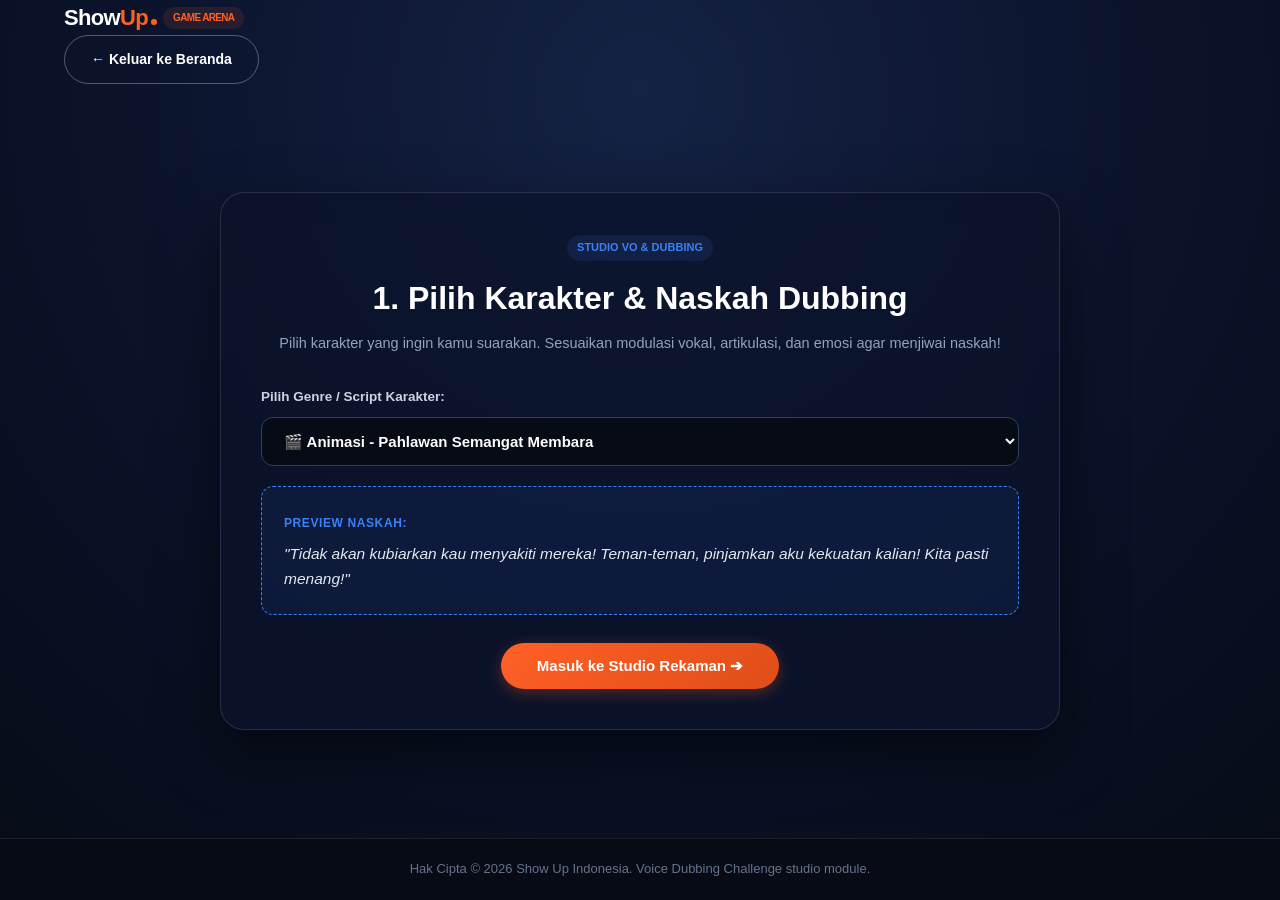
<file: game-dubbing.html>
<!DOCTYPE html>
<html lang="id">
<head>
  <meta charset="UTF-8" />
  <meta name="viewport" content="width=device-width, initial-scale=1.0" />
  <meta name="theme-color" content="#070B16" />
  <title>Voice Dubbing Challenge — Game Arena Show Up</title>
  <meta name="description" content="Tantang kemampuan olah vokal, artikulasi, dan penjiwaan emosimu dengan prompter karaoke dubbing interaktif." />

  <!-- Global Stylesheet & Design System -->
  <link rel="stylesheet" href="css/showup-global.css" />

  <style>
    body {
      background: radial-gradient(circle at 50% 10%, #152244 0%, #0B132B 50%, #070B16 100%);
      color: #F8FAFC;
      min-height: 100vh;
      display: flex;
      flex-direction: column;
    }

    .game-arena-content {
      flex: 1;
      display: flex;
      flex-direction: column;
      align-items: center;
      justify-content: center;
      padding: 40px 20px;
    }

    .game-card {
      width: min(840px, 100%);
      background: rgba(11, 19, 43, 0.75);
      backdrop-filter: blur(16px);
      -webkit-backdrop-filter: blur(16px);
      border-radius: var(--radius-xl);
      padding: 40px;
      border: 1px solid rgba(255, 255, 255, 0.12);
      box-shadow: 0 25px 60px rgba(0, 0, 0, 0.5);
      text-align: center;
      box-sizing: border-box;
      position: relative;
    }

    .step-box {
      display: none;
    }

    .step-box.active {
      display: block;
      animation: fadeIn 0.3s ease;
    }

    @keyframes fadeIn {
      from { opacity: 0; transform: translateY(6px); }
      to { opacity: 1; transform: translateY(0); }
    }

    .game-card h2 {
      font-size: clamp(24px, 3.5vw, 32px);
      color: #FFFFFF;
      margin-bottom: 8px;
    }

    .game-subtitle {
      color: #94A3B8;
      font-size: 14.5px;
      margin-bottom: 28px;
    }

    /* Select Script */
    select.script-dropdown {
      width: 100%;
      padding: 14px 18px;
      background: #070B16;
      color: #FFFFFF;
      border: 1.5px solid #334155;
      border-radius: var(--radius-md);
      font-size: 15px;
      font-weight: 600;
      margin: 8px 0 20px;
      outline: none;
      transition: var(--transition);
      cursor: pointer;
    }

    select.script-dropdown:focus {
      border-color: var(--blue-500);
      box-shadow: 0 0 15px rgba(59, 130, 246, 0.3);
    }

    .script-preview-box {
      background: rgba(59, 130, 246, 0.08);
      border: 1px dashed var(--blue-500);
      padding: 22px;
      border-radius: var(--radius-md);
      margin-bottom: 28px;
      text-align: left;
    }

    /* Karaoke Teleprompter */
    .teleprompter-box {
      background: #000000;
      border: 2px solid var(--blue-500);
      border-radius: var(--radius-lg);
      padding: 28px;
      height: 220px;
      overflow-y: auto;
      text-align: left;
      font-size: clamp(20px, 3vw, 25px);
      font-weight: 800;
      font-family: 'Manrope', sans-serif;
      line-height: 1.7;
      margin-bottom: 20px;
      color: #475569;
      box-shadow: inset 0 0 20px rgba(0, 0, 0, 0.8);
    }

    .k-word {
      transition: color 0.12s ease-in-out;
    }

    .k-word.active {
      color: #38BDF8;
      text-shadow: 0 0 12px rgba(56, 189, 248, 0.7);
    }

    .k-word.passed {
      color: #FFFFFF;
    }

    /* Recording Status */
    .rec-status-indicator {
      display: inline-flex;
      align-items: center;
      gap: 8px;
      font-size: 14px;
      font-weight: 700;
      color: #EF4444;
      margin-bottom: 14px;
    }

    .rec-dot {
      width: 10px;
      height: 10px;
      background: #EF4444;
      border-radius: 50%;
      animation: pulse-red 1.2s infinite;
    }

    @keyframes pulse-red {
      0% { transform: scale(0.95); opacity: 1; }
      50% { transform: scale(1.4); opacity: 0.5; }
      100% { transform: scale(0.95); opacity: 1; }
    }

    audio {
      width: 100%;
      height: 44px;
      margin-top: 14px;
      outline: none;
      border-radius: var(--radius-md);
    }

    /* Criteria Grid */
    .criteria-grid {
      display: grid;
      grid-template-columns: 1fr 1fr;
      gap: 16px;
      margin-top: 24px;
      text-align: left;
    }

    .crit-card {
      background: rgba(255, 255, 255, 0.04);
      border: 1px solid rgba(255, 255, 255, 0.1);
      border-radius: var(--radius-md);
      padding: 18px;
    }

    .crit-title {
      font-size: 13px;
      color: #94A3B8;
      display: flex;
      justify-content: space-between;
      margin-bottom: 6px;
    }

    .crit-score {
      font-weight: 800;
      font-family: 'Manrope', sans-serif;
      color: var(--blue-500);
      font-size: 15px;
    }

    .crit-desc {
      font-size: 12.5px;
      color: #CBD5E1;
      line-height: 1.4;
      margin: 0;
    }

    @media (max-width: 640px) {
      .game-card {
        padding: 24px 18px;
      }
      .criteria-grid {
        grid-template-columns: 1fr;
      }
      .teleprompter-box {
        height: 180px;
      }
    }
  </style>
</head>
<body>

  <!-- ==========================================================================
     UNIFIED GAME ARENA TOPBAR
     ========================================================================== -->
  <header class="game-topbar">
    <div class="wrap game-topbar-inner">
      <a class="brand" href="index.html" style="color: #FFFFFF; font-size: 22px;">
        Show<span class="accent">Up</span>
        <span class="brand-dot"></span>
        <span class="badge-pill" style="font-size: 10px; padding: 3px 10px; margin-left: 6px;">GAME ARENA</span>
      </a>

      <a href="rasyad.html" class="btn btn-sm btn-outline-white">
        <span>← Keluar ke Beranda</span>
      </a>
    </div>
  </header>

  <!-- ==========================================================================
     GAME CONTENT
     ========================================================================== -->
  <main class="game-arena-content">
    <div class="game-card">

      <!-- STEP 1: PILIH SCRIPT -->
      <div id="step-1" class="step-box active">
        <span class="badge-pill blue" style="margin-bottom: 12px;">STUDIO VO & DUBBING</span>
        <h2>1. Pilih Karakter & Naskah Dubbing</h2>
        <p class="game-subtitle">Pilih karakter yang ingin kamu suarakan. Sesuaikan modulasi vokal, artikulasi, dan emosi agar menjiwai naskah!</p>

        <div style="text-align: left;">
          <label style="color: #CBD5E1; font-size: 13.5px; font-weight: 700;">Pilih Genre / Script Karakter:</label>
          <select id="script-selector" class="script-dropdown" onchange="previewScript()">
            <option value="0">🎬 Animasi - Pahlawan Semangat Membara</option>
            <option value="1">🦹‍♂️ Animasi - Tokoh Villain Jahat & Licik</option>
            <option value="2">📻 Penyiar Radio - Gaya Gaul & Hits Anak Muda</option>
            <option value="3">🥤 Iklan Komersial - Minuman Buah Segar</option>
            <option value="4">🍿 Trailer Film Bioskop - Nada Epik & Misterius</option>
            <option value="5">🌿 Narator Dokumenter - Alam Liar & Khidmat</option>
          </select>
        </div>

        <div class="script-preview-box">
          <span style="font-size: 12px; color: var(--blue-500); font-weight: 800; letter-spacing: 0.05em;">PREVIEW NASKAH:</span>
          <p id="script-preview" style="font-size: 15.5px; line-height: 1.6; font-style: italic; color: #E2E8F0; margin-top: 8px;">(Script preview akan muncul di sini...)</p>
        </div>

        <button class="btn btn-orange" onclick="goToStudio()" style="padding: 14px 36px; font-size: 15px;">
          <span>Masuk ke Studio Rekaman ➔</span>
        </button>
      </div>

      <!-- STEP 2: STUDIO REKAMAN & KARAOKE -->
      <div id="step-2" class="step-box">
        <span class="badge-pill" style="margin-bottom: 12px;">LIVE RECORDING</span>
        <h2>2. Studio Rekaman Voice Note</h2>
        <p class="game-subtitle">Klik 'Mulai Rekam', lalu bacalah kata-kata yang menyala biru layaknya teks karaoke secara ekspresif!</p>

        <div class="teleprompter-box" id="teleprompter-box">
          <!-- Text dynamically injected by JS -->
        </div>

        <div id="status-text" class="rec-status-indicator" style="display: none;">
          <span class="rec-dot"></span>
          <span>Sedang Merekam Suaramu...</span>
        </div>

        <!-- Controls -->
        <div id="controls-recording" style="display: flex; justify-content: center; gap: 14px;">
          <button id="btn-record" class="btn btn-orange" onclick="startRecording()">
            <span>🎙️ Mulai Rekam</span>
          </button>
          <button id="btn-stop" class="btn btn-navy" style="display: none; background: #EF4444;" onclick="stopRecording()">
            <span>⏹️ Berhenti Merekam</span>
          </button>
        </div>

        <!-- Playback Area -->
        <div id="playback-area" style="display: none; margin-top: 24px; padding-top: 20px; border-top: 1px solid rgba(255, 255, 255, 0.1);">
          <p style="font-size: 13.5px; color: #10B981; font-weight: 700;">✓ Rekaman Tersimpan! Dengarkan Hasilmu:</p>
          <audio id="audio-playback" controls></audio>
          
          <div style="margin-top: 22px; display: flex; justify-content: center; gap: 14px; flex-wrap: wrap;">
            <button class="btn btn-outline-white" onclick="retakeAudio()">
              <span>🔄 Take Ulang</span>
            </button>
            <button class="btn btn-orange" onclick="processEvaluation()">
              <span>Kirim & Evaluasi Skor ➔</span>
            </button>
          </div>
        </div>
      </div>

      <!-- STEP 3: PENILAIAN -->
      <div id="step-3" class="step-box">  
        <span class="badge-pill emerald" style="margin-bottom: 12px;">EVALUASI VOKAL</span>
        <h2>🎉 Evaluasi Voice Over Selesai!</h2>
        <p class="game-subtitle">Berikut analisis performa dubbing dan kualitas vokalmu hari ini:</p>

        <!-- Overall Score Card -->
        <div style="background: rgba(255,255,255,0.04); padding: 28px; border-radius: var(--radius-lg); margin-bottom: 24px; border: 1px solid rgba(255, 255, 255, 0.12);">
          <div style="font-size: 13px; color: #94A3B8; text-transform: uppercase; letter-spacing: 0.05em;">SKOR DUBBER TOTAL</div>
          <div style="font-size: clamp(52px, 8vw, 68px); font-weight: 800; font-family: 'Manrope', sans-serif; color: #38BDF8; margin: 6px 0;" id="total-score">92/100</div>
          <div style="font-size: 14px; color: #10B981; font-weight: 700;" id="overall-status">Luar Biasa, Siap Masuk Studio!</div>
        </div>

        <h3 style="text-align: left; color: #FFFFFF; font-size: 17px; margin-bottom: 12px;">📊 Rincian 4 Pilar Teknik Vokal</h3>
        <div class="criteria-grid">
          <div class="crit-card">
            <div class="crit-title"><span>Penjiwaan & Emosi</span> <span class="crit-score" id="score-emosi">95/100</span></div>
            <p class="crit-desc">Emosi karakter tersampaikan dengan hidup. Tone suara sesuai genre naskah.</p>
          </div>
          <div class="crit-card">
            <div class="crit-title"><span>Kejelasan Artikulasi</span> <span class="crit-score" id="score-artikulasi">90/100</span></div>
            <p class="crit-desc">Pengucapan konsonan dan vokal terdengar bulat tanpa terkesan bergumam.</p>
          </div>
          <div class="crit-card">
            <div class="crit-title"><span>Tempo & Pacing</span> <span class="crit-score" id="score-tempo">88/100</span></div>
            <p class="crit-desc">Kecepatan baca konsisten mengikuti prompter tanpa terburu-buru.</p>
          </div>
          <div class="crit-card">
            <div class="crit-title"><span>Dinamika Intonasi</span> <span class="crit-score" id="score-intonasi">92/100</span></div>
            <p class="crit-desc">Variasi nada tinggi-rendah mengalir natural sehingga naskah sangat memikat.</p>
          </div>
        </div>

        <div style="margin-top: 32px; display: flex; justify-content: center; gap: 14px; flex-wrap: wrap;">
          <button class="btn btn-orange" onclick="resetGame()">
            <span>Coba Naskah Lain 🔄</span>
          </button>
          <a href="game-pidato.html" class="btn btn-outline-white">
            <span>Coba Pidato Impromptu ➔</span>
          </a>
        </div>
      </div>

    </div>
  </main>

  <footer style="background: rgba(7, 11, 22, 0.95); border-top: 1px solid rgba(255, 255, 255, 0.08); padding: 20px 0; text-align: center; font-size: 13px; color: #64748B;">
    <div class="wrap">
      <span>Hak Cipta &copy; 2026 Show Up Indonesia. Voice Dubbing Challenge studio module.</span>
    </div>
  </footer>

  <script>
    const scripts = [
      "Tidak akan kubiarkan kau menyakiti mereka! Teman-teman, pinjamkan aku kekuatan kalian! Kita pasti menang!",
      "Hahaha! Kalian pikir bisa menghentikanku? Dengan kristal ini, seluruh dunia akan tunduk di bawah kakiku! Bersiaplah menghadapi kehancuran!",
      "Yow yow yow! Balik lagi bareng gue di 99.9 FM, radio paling hits sekota! Buat lo yang lagi kejebak macet, mending dengerin lagu-lagu asik dari kita. Request lagu? Langsung aja drop di kolom komentar!",
      "Haus? Capek aktivitas seharian? Segarkan harimu dengan Splash! Ekstrak buah aslinya bikin kamu semangat lagi. Splash, segarnya nyata!",
      "Di dunia yang hancur karena perang... Satu pria... Berani melawan takdir. Bersiaplah untuk aksi terbesar tahun ini... THE SURVIVOR. Tayang di bioskop kesayangan Anda.",
      "Di kedalaman hutan hujan tropis, kehidupan berjalan dalam keheningan. Seekor macan tutul mengintai mangsanya dengan sabar. Inilah hukum rimba, di mana yang kuat yang bertahan."
    ];

    let mediaRecorder;
    let audioChunks = [];
    let karaokeInterval;
    let currentWords = [];
    let wordIndex = 0;

    function previewScript() {
      const idx = document.getElementById('script-selector').value;
      document.getElementById('script-preview').innerText = `"${scripts[idx]}"`;
    }
    previewScript();

    function goToStudio() {
      const idx = document.getElementById('script-selector').value;
      const text = scripts[idx];
      
      const box = document.getElementById('teleprompter-box');
      box.innerHTML = '';
      currentWords = text.split(' ');
      
      currentWords.forEach((word, i) => {
        const span = document.createElement('span');
        span.className = 'k-word';
        span.id = `kw-${i}`;
        span.innerText = word + ' ';
        box.appendChild(span);
      });

      navigator.mediaDevices.getUserMedia({ audio: true })
        .then(stream => {
          mediaRecorder = new MediaRecorder(stream);
          mediaRecorder.ondataavailable = e => audioChunks.push(e.data);
          mediaRecorder.onstop = loadAudioPlayback;
          showStep(2);
        })
        .catch(err => {
          alert("Gagal mengakses mikrofon. Izinkan akses mic di browser kamu untuk memainkan game ini.");
        });
    }

    function startRecording() {
      audioChunks = [];
      mediaRecorder.start();
      
      document.getElementById('btn-record').style.display = 'none';
      const btnStop = document.getElementById('btn-stop');
      btnStop.style.display = 'inline-flex';
      document.getElementById('status-text').style.display = 'inline-flex';

      wordIndex = 0;
      document.querySelectorAll('.k-word').forEach(w => w.className = 'k-word');
      
      karaokeInterval = setInterval(() => {
        if (wordIndex > 0) {
          const prevWord = document.getElementById(`kw-${wordIndex - 1}`);
          if (prevWord) {
            prevWord.classList.remove('active');
            prevWord.classList.add('passed');
          }
        }
        if (wordIndex < currentWords.length) {
          const currentWordEl = document.getElementById(`kw-${wordIndex}`);
          if (currentWordEl) {
            currentWordEl.classList.add('active');
            currentWordEl.scrollIntoView({ behavior: "smooth", block: "center" });
          }
          wordIndex++;
        } else {
          clearInterval(karaokeInterval);
        }
      }, 350);
    }

    function stopRecording() {
      if (mediaRecorder && mediaRecorder.state !== 'inactive') mediaRecorder.stop();
      clearInterval(karaokeInterval);
      
      document.getElementById('btn-stop').style.display = 'none';
      document.getElementById('status-text').style.display = 'none';
      document.getElementById('playback-area').style.display = 'block';
    }

    function loadAudioPlayback() {
      const audioBlob = new Blob(audioChunks, { type: 'audio/webm' });
      const audioUrl = URL.createObjectURL(audioBlob);
      document.getElementById('audio-playback').src = audioUrl;
    }

    function retakeAudio() {
      document.getElementById('playback-area').style.display = 'none';
      document.getElementById('btn-record').style.display = 'inline-flex';
      document.querySelectorAll('.k-word').forEach(w => w.className = 'k-word');
      document.getElementById('teleprompter-box').scrollTop = 0;
    }

    function processEvaluation() {
      const baseScore = 85;
      const emosi = Math.min(98, baseScore + Math.floor(Math.random() * 10));
      const arti = Math.min(97, baseScore + Math.floor(Math.random() * 12));
      const tempo = Math.min(96, baseScore + 2 + Math.floor(Math.random() * 8));
      const inton = Math.min(95, baseScore + Math.floor(Math.random() * 10));
      
      const total = Math.round((emosi + arti + tempo + inton) / 4);

      document.getElementById('total-score').innerText = `${total}/100`;
      document.getElementById('score-emosi').innerText = `${emosi}/100`;
      document.getElementById('score-artikulasi').innerText = `${arti}/100`;
      document.getElementById('score-tempo').innerText = `${tempo}/100`;
      document.getElementById('score-intonasi').innerText = `${inton}/100`;

      showStep(3);
    }

    function resetGame() {
      document.getElementById('playback-area').style.display = 'none';
      document.getElementById('btn-record').style.display = 'inline-flex';
      showStep(1);
    }

    function showStep(stepNum) {
      document.querySelectorAll('.step-box').forEach(box => box.classList.remove('active'));
      document.getElementById(`step-${stepNum}`).classList.add('active');
    }
  </script>
</body>
</html>
</file>
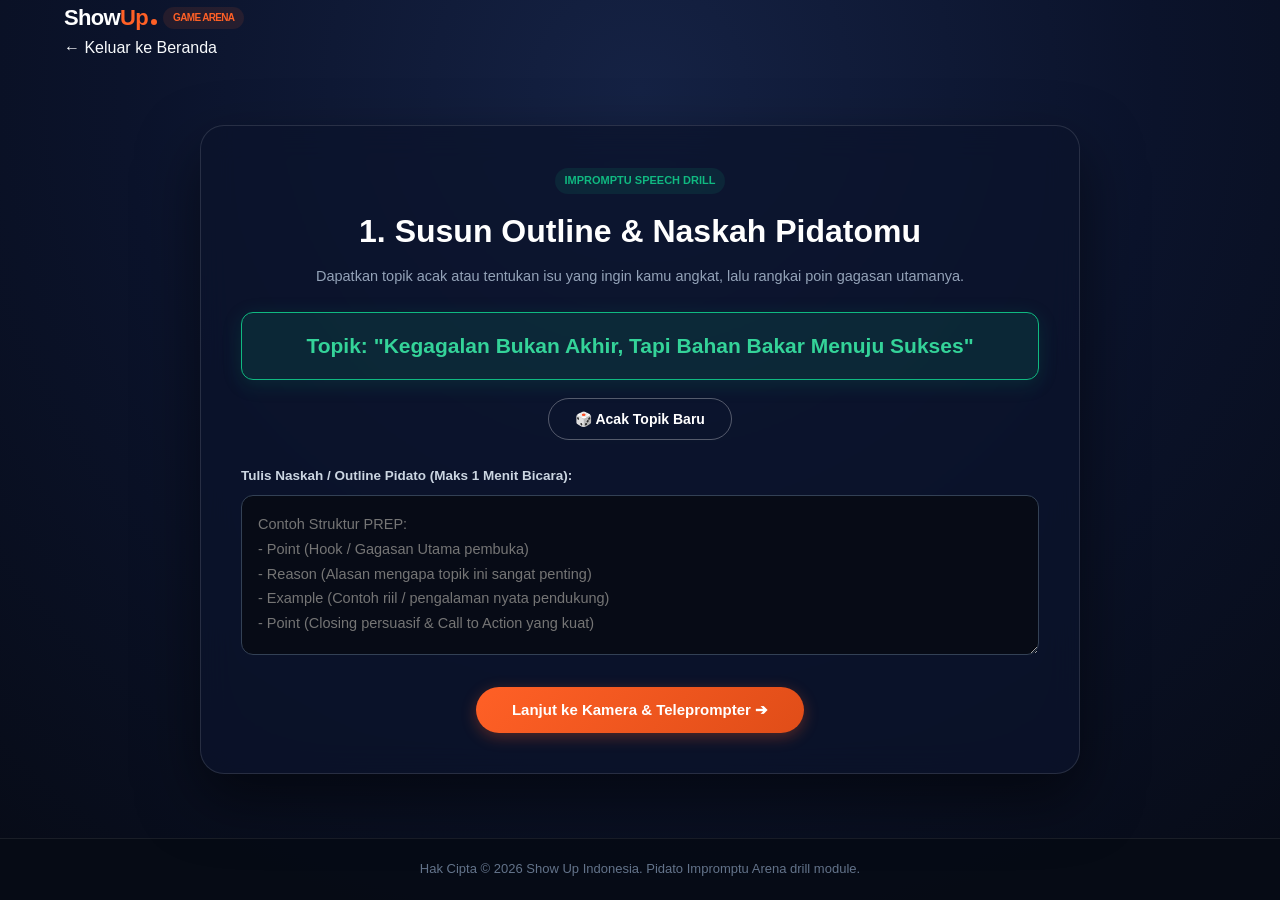
<file: game-pidato.html>
<!DOCTYPE html>
<html lang="id">
<head>
  <meta charset="UTF-8" />
  <meta name="viewport" content="width=device-width, initial-scale=1.0" />
  <meta name="theme-color" content="#070B16" />
  <title>Pidato Impromptu Game — Game Arena Show Up</title>
  <meta name="description" content="Simulasi pidato impromptu 1 menit berbasis outline terstruktur dan prompter kamera interaktif." />

  <!-- Global Stylesheet & Design System -->
  <link rel="stylesheet" href="css/showup-global.css" />

  <style>
    body {
      background: radial-gradient(circle at 50% 10%, #152244 0%, #0B132B 50%, #070B16 100%);
      color: #F8FAFC;
      min-height: 100vh;
      display: flex;
      flex-direction: column;
    }

    .game-arena-content {
      flex: 1;
      display: flex;
      flex-direction: column;
      align-items: center;
      justify-content: center;
      padding: 40px 20px;
    }

    .game-card {
      width: min(880px, 100%);
      background: rgba(11, 19, 43, 0.75);
      backdrop-filter: blur(16px);
      -webkit-backdrop-filter: blur(16px);
      border-radius: var(--radius-xl);
      padding: 40px;
      border: 1px solid rgba(255, 255, 255, 0.12);
      box-shadow: 0 25px 60px rgba(0, 0, 0, 0.5);
      text-align: center;
      box-sizing: border-box;
      position: relative;
    }

    .step-box {
      display: none;
    }

    .step-box.active {
      display: block;
      animation: fadeIn 0.3s ease;
    }

    @keyframes fadeIn {
      from { opacity: 0; transform: translateY(6px); }
      to { opacity: 1; transform: translateY(0); }
    }

    .game-card h2 {
      font-size: clamp(24px, 3.5vw, 32px);
      color: #FFFFFF;
      margin-bottom: 8px;
    }

    .game-subtitle {
      color: #94A3B8;
      font-size: 14.5px;
      margin-bottom: 24px;
    }

    /* Topic Badge */
    .topic-badge {
      background: rgba(16, 185, 129, 0.12);
      color: #34D399;
      border: 1.5px solid var(--emerald-500);
      padding: 16px 24px;
      border-radius: var(--radius-md);
      font-size: clamp(17px, 2.5vw, 21px);
      font-weight: 800;
      font-family: 'Manrope', sans-serif;
      text-align: center;
      margin: 18px 0;
      box-shadow: 0 4px 20px rgba(16, 185, 129, 0.15);
    }

    textarea.speech-input {
      width: 100%;
      height: 160px;
      background: #070B16;
      border: 1.5px solid #334155;
      border-radius: var(--radius-md);
      color: #FFFFFF;
      padding: 16px;
      font-size: 14.5px;
      line-height: 1.7;
      box-sizing: border-box;
      resize: vertical;
      font-family: inherit;
      outline: none;
      transition: var(--transition);
    }

    textarea.speech-input:focus {
      border-color: var(--orange-500);
      box-shadow: 0 0 15px rgba(255, 96, 38, 0.25);
    }

    /* Simulation Dual Layout */
    .sim-layout {
      display: grid;
      grid-template-columns: 1fr 1fr;
      gap: 20px;
      margin-top: 20px;
    }

    .webcam-box {
      position: relative;
      width: 100%;
      height: 290px;
      background: #000000;
      border-radius: var(--radius-md);
      overflow: hidden;
      border: 2px solid var(--emerald-500);
      box-shadow: 0 8px 25px rgba(16, 185, 129, 0.2);
    }

    video {
      width: 100%;
      height: 100%;
      object-fit: cover;
      transform: scaleX(-1);
    }

    .teleprompter {
      background: #070B16;
      border: 1px solid #334155;
      border-radius: var(--radius-md);
      padding: 20px;
      height: 290px;
      overflow-y: auto;
      font-size: 14.5px;
      line-height: 1.75;
      color: #CBD5E1;
      box-sizing: border-box;
      text-align: left;
    }

    .timer-display {
      font-family: 'Manrope', monospace;
      font-size: clamp(40px, 6vw, 54px);
      font-weight: 800;
      color: #38BDF8;
      text-align: center;
      margin: 16px 0;
      text-shadow: 0 0 20px rgba(56, 189, 248, 0.35);
    }

    /* Evaluation Cards */
    .criteria-grid {
      display: grid;
      grid-template-columns: 1fr 1fr;
      gap: 16px;
      margin-top: 18px;
      text-align: left;
    }

    .crit-card {
      background: rgba(255, 255, 255, 0.04);
      border: 1px solid rgba(255, 255, 255, 0.1);
      border-radius: var(--radius-md);
      padding: 16px 18px;
    }

    .crit-title {
      font-size: 13px;
      color: #94A3B8;
      display: flex;
      justify-content: space-between;
      margin-bottom: 6px;
    }

    .crit-score {
      font-weight: 800;
      font-family: 'Manrope', sans-serif;
      color: #34D399;
      font-size: 14.5px;
    }

    .crit-desc {
      font-size: 12.5px;
      color: #CBD5E1;
      line-height: 1.4;
      margin: 0;
    }

    @media (max-width: 768px) {
      .sim-layout, .criteria-grid {
        grid-template-columns: 1fr;
      }
      .game-card {
        padding: 24px 18px;
      }
      .webcam-box, .teleprompter {
        height: 240px;
      }
    }
  </style>
</head>
<body>

  <!-- ==========================================================================
     UNIFIED GAME ARENA TOPBAR
     ========================================================================== -->
  <header class="game-topbar">
    <div class="wrap game-topbar-inner">
      <a class="brand" href="index.html" style="color: #FFFFFF; font-size: 22px;">
        Show<span class="accent">Up</span>
        <span class="brand-dot"></span>
        <span class="badge-pill" style="font-size: 10px; padding: 3px 10px; margin-left: 6px;">GAME ARENA</span>
      </a>

  

      <a href="rasyad.html" clalss="btn btn-sm btn-outline-white">
        <span>← Keluar ke Beranda</span>
      </a>
    </div>
  </header>

  <!-- ==========================================================================
     GAME CONTENT
     ========================================================================== -->
  <main class="game-arena-content">
    <div class="game-card">

      <!-- STEP 1: PEMILIHAN TOPIK & PENULISAN DRAF -->
      <div id="step-1" class="step-box active">
        <span class="badge-pill emerald" style="margin-bottom: 12px;">IMPROMPTU SPEECH DRILL</span>
        <h2>1. Susun Outline & Naskah Pidatomu</h2>
        <p class="game-subtitle">Dapatkan topik acak atau tentukan isu yang ingin kamu angkat, lalu rangkai poin gagasan utamanya.</p>

        <div id="topic-display" class="topic-badge">Klik "Acak Topik Baru" untuk memulai</div>
        <button class="btn btn-sm btn-outline-white" onclick="generateTopic()" style="margin-bottom: 22px;">
          <span>🎲 Acak Topik Baru</span>
        </button>

        <div style="text-align: left; margin-bottom: 8px;">
          <label style="font-size: 13.5px; color: #CBD5E1; font-weight: 700;">Tulis Naskah / Outline Pidato (Maks 1 Menit Bicara):</label>
        </div>
        <textarea id="speech-draft" class="speech-input" placeholder="Contoh Struktur PREP:
- Point (Hook / Gagasan Utama pembuka)
- Reason (Alasan mengapa topik ini sangat penting)
- Example (Contoh riil / pengalaman nyata pendukung)
- Point (Closing persuasif & Call to Action yang kuat)"></textarea>

        <div style="margin-top: 24px;">
          <button class="btn btn-orange" onclick="proceedToSpeech()" style="padding: 14px 36px; font-size: 15px;">
            <span>Lanjut ke Kamera & Teleprompter ➔</span>
          </button>
        </div>
      </div>

      <!-- STEP 2: KAMERA & TELEPROMPTER -->
      <div id="step-2" class="step-box">
        <span class="badge-pill" style="margin-bottom: 12px;">LIVE SIMULASI PIDATO</span>
        <h2>2. Sesi Penyampaian Pidato (1 Menit)</h2>
        <p class="game-subtitle">Baca outline naskahmu di kolom Teleprompter sambil menjaga kontak mata stabil ke arah lensa kamera.</p>

        <div class="sim-layout">
          <div class="webcam-box">
            <video id="webcam" autoplay playsinline muted></video>
            <div id="countdown-overlay" style="position: absolute; top:0; left:0; width:100%; height:100%; background: rgba(7,11,22,0.88); display: none; align-items: center; justify-content: center; font-size: 84px; font-weight: 800; font-family: 'Manrope'; color: var(--orange-500);">3</div>
          </div>

          <div class="teleprompter">
            <div style="font-size: 11px; color: var(--orange-500); font-weight: 800; margin-bottom: 8px; text-transform: uppercase; letter-spacing: 0.05em;">📄 Naskah Teks (Teleprompter):</div>
            <div id="teleprompter-text" style="white-space: pre-wrap;"></div>
          </div>
        </div>

        <div class="timer-display" id="speech-timer">01:00</div>

        <button id="btn-start-speech" class="btn btn-orange" onclick="startSpeechProcess()" style="padding: 14px 36px; font-size: 15px;">
          <span>Mulai Pidato Sekarang! 🚀</span>
        </button>
      </div>

      <!-- STEP 3: LAPORAN PENILAIAN -->
      <div id="step-3" class="step-box">
        <span class="badge-pill emerald" style="margin-bottom: 12px;">EVALUASI PIDATO</span>
        <h2>🎉 Laporan Evaluasi Pidato Selesai!</h2>
        <p class="game-subtitle">Berikut analisis komprehensif mengenai kualitas naskah dan penyampaian pidatomu:</p>

        <!-- Overall Score -->
        <div style="background: rgba(255,255,255,0.04); padding: 28px; border-radius: var(--radius-lg); margin-bottom: 24px; border: 1px solid rgba(255, 255, 255, 0.12);">
          <div style="font-size: 13px; color: #94A3B8; text-transform: uppercase; letter-spacing: 0.05em;">SKOR PERFORMA TOTAL</div>
          <div style="font-size: clamp(52px, 8vw, 68px); font-weight: 800; font-family: 'Manrope', sans-serif; color: #38BDF8; margin: 6px 0;" id="total-score">88/100</div>
          <div style="font-size: 14px; color: #10B981; font-weight: 700;" id="overall-status">Sangat Baik & Bertenaga</div>
        </div>

        <!-- Detail Kriteria Penulisan -->
        <h3 style="text-align: left; color: #FFFFFF; font-size: 17px; margin-bottom: 12px;">✍️ A. Analisis Kualitas Naskah & Logika</h3>
        <div class="criteria-grid">
          <div class="crit-card">
            <div class="crit-title"><span>Hook & Daya Pikat Awal</span> <span class="crit-score" id="score-hook">85/100</span></div>
            <p class="crit-desc" id="desc-hook">Kalimat pembuka cukup efektif menarik perhatian dan langsung ke inti topik.</p>
          </div>
          <div class="crit-card">
            <div class="crit-title"><span>Struktur & Alur Gagasan</span> <span class="crit-score" id="score-structure">90/100</span></div>
            <p class="crit-desc" id="desc-structure">Pembagian salam pembuka, poin argumentasi, dan penutup tersusun runtut.</p>
          </div>
          <div class="crit-card">
            <div class="crit-title"><span>Kekayaan Diksi & Retorika</span> <span class="crit-score" id="score-diction">82/100</span></div>
            <p class="crit-desc" id="desc-diction">Pemilihan kata bervariasi dan mudah dipahami oleh audiens lintas generasi.</p>
          </div>
          <div class="crit-card">
            <div class="crit-title"><span>Kepadatan Pesan & CTA</span> <span class="crit-score" id="score-cta">88/100</span></div>
            <p class="crit-desc" id="desc-cta">Pesan penutup (Call-to-Action) jelas dan memberikan kesan yang membekas.</p>
          </div>
        </div>

        <!-- Detail Kriteria Penyampaian -->
        <h3 style="text-align: left; color: #FFFFFF; font-size: 17px; margin: 28px 0 12px 0;">🎙️ B. Analisis Penyampaian Vokal & Visual</h3>
        <div class="criteria-grid">
          <div class="crit-card">
            <div class="crit-title"><span>Kejelasan Artikulasi Vokal</span> <span class="crit-score" id="score-articulation">88/100</span></div>
            <p class="crit-desc" id="desc-articulation">Pengucapan suku kata tegas dan pengucapan konsonan terdengar jernih.</p>
          </div>
          <div class="crit-card">
            <div class="crit-title"><span>Kontrol Kata Jeda (Filler)</span> <span class="crit-score" id="score-filler">85/100</span></div>
            <p class="crit-desc" id="desc-filler">Sangat minim jeda 'eee' atau 'aaa'. Transisi antarkalimat terasa mulus.</p>
          </div>
          <div class="crit-card">
            <div class="crit-title"><span>Modulasi & Intonasi Nada</span> <span class="crit-score" id="score-intonation">80/100</span></div>
            <p class="crit-desc" id="desc-intonation">Nada suara bertenaga dengan penekanan pada kata-kata kunci utama.</p>
          </div>
          <div class="crit-card">
            <div class="crit-title"><span>Ekspresi & Visual Confidence</span> <span class="crit-score" id="score-visual">90/100</span></div>
            <p class="crit-desc" id="desc-visual">Kontak mata ke arah kamera terjaga stabil, memancarkan rasa percaya diri tinggi.</p>
          </div>
        </div>

        <div style="margin-top: 32px; display: flex; justify-content: center; gap: 14px; flex-wrap: wrap;">
          <button class="btn btn-orange" onclick="resetGame()">
            <span>Latihan Pidato Lagi 🔄</span>
          </button>
          <a href="game-public-speaking.html" class="btn btn-outline-white">
            <span>Public Speaking Arena ➔</span>
          </a>
        </div>
      </div>

    </div>
  </main>

  <footer style="background: rgba(7, 11, 22, 0.95); border-top: 1px solid rgba(255, 255, 255, 0.08); padding: 20px 0; text-align: center; font-size: 13px; color: #64748B;">
    <div class="wrap">
      <span>Hak Cipta &copy; 2026 Show Up Indonesia. Pidato Impromptu Arena drill module.</span>
    </div>
  </footer>

  <script>
    const topicsList = [
      "Pentingnya Pemimpin Muda yang Berani Bersuara",
      "Mengapa Mental Health Sama Pentingnya dengan Prestasi Akademik?",
      "Peran Gen-Z dalam Memanfaatkan Teknologi AI Secara Bijak",
      "Kegagalan Bukan Akhir, Tapi Bahan Bakar Menuju Sukses",
      "Seni Membangun Karakter Percaya Diri di Depan Umum",
      "Kekuatan Empati dalam Komunikasi Sehari-hari"
    ];

    let currentTopic = "";
    let speechTimer;

    function generateTopic() {
      const randomTopic = topicsList[Math.floor(Math.random() * topicsList.length)];
      currentTopic = randomTopic;
      document.getElementById('topic-display').innerText = `Topik: "${randomTopic}"`;
    }

    function proceedToSpeech() {
      const draft = document.getElementById('speech-draft').value.trim();
      if (!draft) {
        alert("Silakan tulis naskah atau garis besar pidatomu terlebih dahulu!");
        return;
      }

      document.getElementById('teleprompter-text').innerText = draft;
      showStep(2);
      initWebcam();
    }

    async function initWebcam() {
      try {
        const stream = await navigator.mediaDevices.getUserMedia({ video: true, audio: true });
        document.getElementById('webcam').srcObject = stream;
      } catch (err) {
        alert("Mohon izinkan akses kamera & mikrofon untuk simulasi ini.");
      }
    }

    function startSpeechProcess() {
      document.getElementById('btn-start-speech').style.display = 'none';
      const overlay = document.getElementById('countdown-overlay');
      overlay.style.display = 'flex';
      let count = 3;
      overlay.innerText = count;

      const cd = setInterval(() => {
        count--;
        if (count > 0) {
          overlay.innerText = count;
        } else {
          clearInterval(cd);
          overlay.style.display = 'none';
          run1MinuteTimer();
        }
      }, 1000);
    }

    function run1MinuteTimer() {
      let timeLeft = 60;
      const display = document.getElementById('speech-timer');

      speechTimer = setInterval(() => {
        timeLeft--;
        let mins = String(Math.floor(timeLeft / 60)).padStart(2, '0');
        let secs = String(timeLeft % 60).padStart(2, '0');
        display.innerText = `${mins}:${secs}`;

        if (timeLeft <= 0) {
          clearInterval(speechTimer);
          finishSpeech();
        }
      }, 1000);
    }

    function finishSpeech() {
      const video = document.getElementById('webcam');
      if (video.srcObject) {
        video.srcObject.getTracks().forEach(track => track.stop());
      }

      const draftText = document.getElementById('speech-draft').value;
      const wordCount = draftText.split(/\s+/).length;

      let baseScore = 80;
      if (wordCount > 30) baseScore += 8;
      if (wordCount > 60) baseScore += 5;

      const hookScore = Math.min(96, baseScore + Math.floor(Math.random() * 6));
      const structScore = Math.min(98, baseScore + Math.floor(Math.random() * 8));
      const dictScore = Math.min(92, baseScore - 2 + Math.floor(Math.random() * 6));
      const ctaScore = Math.min(95, baseScore + Math.floor(Math.random() * 5));

      const articScore = Math.min(95, baseScore + Math.floor(Math.random() * 6));
      const fillerScore = Math.min(92, baseScore - 3 + Math.floor(Math.random() * 7));
      const intonScore = Math.min(90, baseScore - 4 + Math.floor(Math.random() * 8));
      const visualScore = Math.min(96, baseScore + 2 + Math.floor(Math.random() * 4));

      const total = Math.round((hookScore + structScore + dictScore + ctaScore + articScore + fillerScore + intonScore + visualScore) / 8);

      document.getElementById('total-score').innerText = `${total}/100`;
      document.getElementById('score-hook').innerText = `${hookScore}/100`;
      document.getElementById('score-structure').innerText = `${structScore}/100`;
      document.getElementById('score-diction').innerText = `${dictScore}/100`;
      document.getElementById('score-cta').innerText = `${ctaScore}/100`;
      document.getElementById('score-articulation').innerText = `${articScore}/100`;
      document.getElementById('score-filler').innerText = `${fillerScore}/100`;
      document.getElementById('score-intonation').innerText = `${intonScore}/100`;
      document.getElementById('score-visual').innerText = `${visualScore}/100`;

      showStep(3);
    }

    function resetGame() {
      document.getElementById('speech-draft').value = "";
      document.getElementById('speech-timer').innerText = "01:00";
      document.getElementById('btn-start-speech').style.display = 'inline-block';
      generateTopic();
      showStep(1);
    }

    function showStep(stepNum) {
      document.querySelectorAll('.step-box').forEach(box => box.classList.remove('active'));
      document.getElementById(`step-${stepNum}`).classList.add('active');
    }

    generateTopic();
  </script>
</body>
</html>
</file>
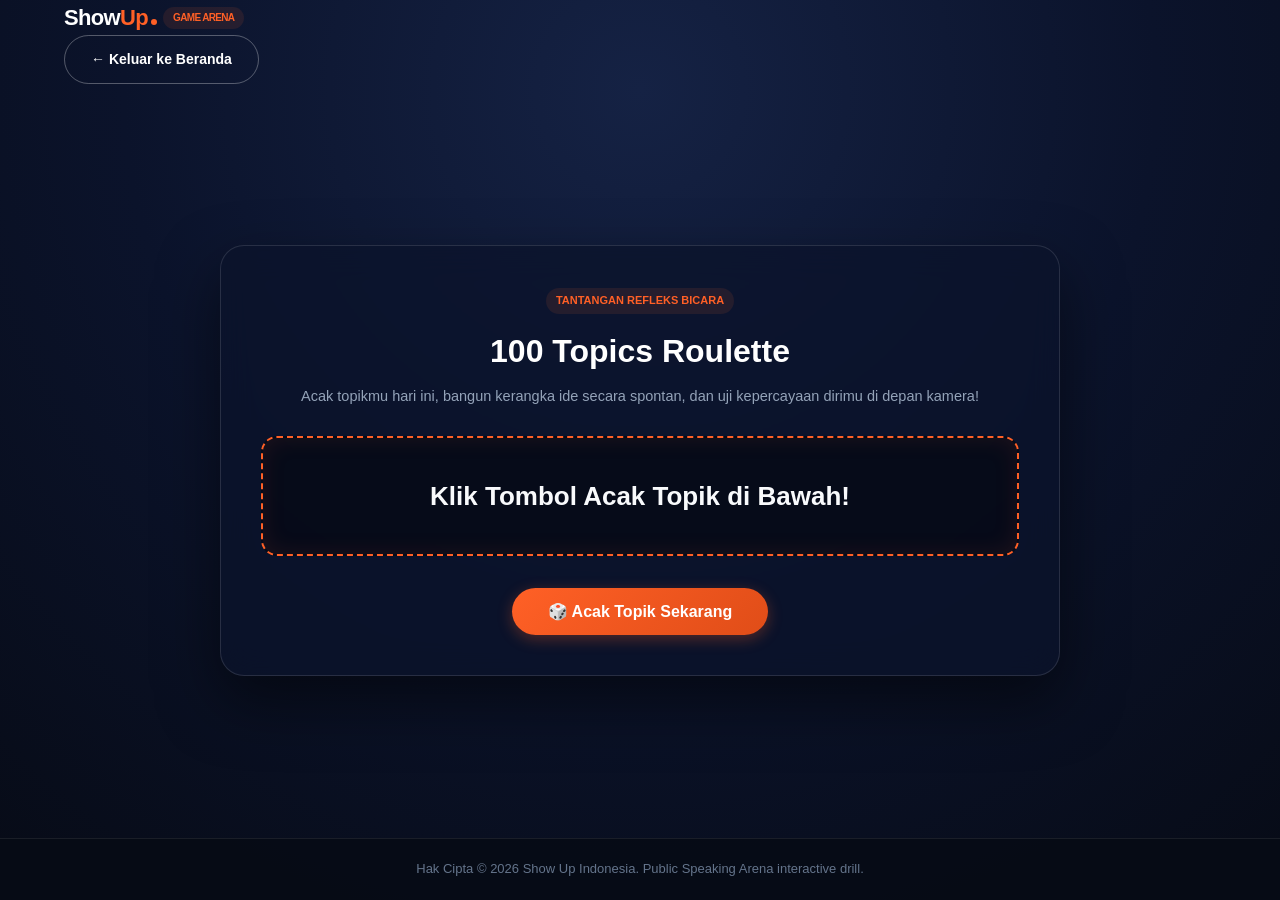
<file: game-public-speaking.html>
<!DOCTYPE html>
<html lang="id">
<head>
  <meta charset="UTF-8" />
  <meta name="viewport" content="width=device-width, initial-scale=1.0" />
  <meta name="theme-color" content="#070B16" />
  <title>Public Speaking Arena — Game Arena Show Up</title>
  <meta name="description" content="Tantangan 60 detik bicara spontan di depan kamera dengan sistem deteksi kata jeda (filler words) otomatis." />

  <!-- Global Stylesheet & Design System -->
  <link rel="stylesheet" href="css/showup-global.css" />

  <style>
    body {
      background: radial-gradient(circle at 50% 10%, #152244 0%, #0B132B 50%, #070B16 100%);
      color: #F8FAFC;
      min-height: 100vh;
      display: flex;
      flex-direction: column;
    }

    .game-arena-content {
      flex: 1;
      display: flex;
      flex-direction: column;
      align-items: center;
      justify-content: center;
      padding: 40px 20px;
    }

    .game-card {
      width: min(840px, 100%);
      background: rgba(11, 19, 43, 0.75);
      backdrop-filter: blur(16px);
      -webkit-backdrop-filter: blur(16px);
      border-radius: var(--radius-xl);
      padding: 40px;
      border: 1px solid rgba(255, 255, 255, 0.12);
      box-shadow: 0 25px 60px rgba(0, 0, 0, 0.5);
      text-align: center;
      box-sizing: border-box;
      position: relative;
    }

    .step-box {
      display: none;
    }

    .step-box.active {
      display: block;
      animation: fadeIn 0.3s ease;
    }

    @keyframes fadeIn {
      from { opacity: 0; transform: translateY(6px); }
      to { opacity: 1; transform: translateY(0); }
    }

    .game-card h2 {
      font-size: clamp(24px, 3.5vw, 32px);
      color: #FFFFFF;
      margin-bottom: 8px;
    }

    .game-subtitle {
      color: #94A3B8;
      font-size: 14.5px;
      margin-bottom: 28px;
    }

    /* Roulette Topic Box */
    .roulette-display {
      min-height: 120px;
      background: rgba(7, 11, 22, 0.8);
      border: 2px dashed var(--orange-500);
      border-radius: var(--radius-lg);
      display: flex;
      align-items: center;
      justify-content: center;
      font-size: clamp(20px, 3vw, 26px);
      font-family: 'Manrope', sans-serif;
      font-weight: 800;
      color: var(--orange-400);
      margin: 24px 0 32px;
      padding: 20px 28px;
      box-shadow: inset 0 0 25px rgba(255, 96, 38, 0.1);
      transition: all 0.15s ease;
    }

    /* Timer Display */
    .timer-display {
      font-family: 'Manrope', monospace;
      font-size: clamp(48px, 8vw, 68px);
      font-weight: 800;
      color: #38BDF8;
      text-shadow: 0 0 20px rgba(56, 189, 248, 0.4);
      margin: 18px 0 24px;
      letter-spacing: -0.02em;
    }

    /* Webcam Container */
    .webcam-wrapper {
      position: relative;
      width: 100%;
      max-width: 620px;
      height: 360px;
      margin: 0 auto 24px auto;
      border-radius: var(--radius-lg);
      overflow: hidden;
      background: #000000;
      border: 3px solid var(--orange-500);
      box-shadow: 0 10px 30px rgba(255, 96, 38, 0.25);
    }

    video {
      width: 100%;
      height: 100%;
      object-fit: cover;
      transform: scaleX(-1);
    }

    .overlay-countdown {
      position: absolute;
      top: 0; left: 0; width: 100%; height: 100%;
      background: rgba(7, 11, 22, 0.88);
      display: flex;
      align-items: center;
      justify-content: center;
      font-size: 100px;
      font-family: 'Manrope', sans-serif;
      font-weight: 900;
      color: var(--orange-500);
      text-shadow: 0 0 30px var(--orange-glow);
    }

    .filler-badge {
      position: absolute;
      top: 16px;
      right: 16px;
      background: rgba(239, 68, 68, 0.95);
      color: #FFFFFF;
      padding: 8px 18px;
      border-radius: var(--radius-full);
      font-size: 13px;
      font-weight: 700;
      backdrop-filter: blur(6px);
      box-shadow: 0 4px 15px rgba(239, 68, 68, 0.4);
    }

    /* Score Card Modal */
    .score-card {
      background: rgba(255, 255, 255, 0.05);
      border: 1px solid rgba(255, 255, 255, 0.12);
      border-radius: var(--radius-lg);
      padding: 32px 24px;
      margin-top: 24px;
    }

    .score-number {
      font-family: 'Manrope', sans-serif;
      font-size: clamp(48px, 7vw, 64px);
      color: var(--amber-500);
      font-weight: 800;
      margin-bottom: 12px;
      text-shadow: 0 0 25px rgba(245, 158, 11, 0.35);
    }

    .score-metrics {
      display: flex;
      justify-content: space-around;
      margin: 24px 0;
      gap: 16px;
    }

    .metric-box {
      background: rgba(0, 0, 0, 0.3);
      padding: 16px 20px;
      border-radius: var(--radius-md);
      flex: 1;
      border: 1px solid rgba(255, 255, 255, 0.08);
    }

    .metric-label {
      color: #94A3B8;
      font-size: 12px;
      text-transform: uppercase;
      letter-spacing: 0.05em;
      margin-bottom: 4px;
    }

    .metric-value {
      font-size: 22px;
      font-weight: 800;
      font-family: 'Manrope', sans-serif;
    }

    .feedback-text {
      font-style: italic;
      color: #CBD5E1;
      font-size: 15px;
      line-height: 1.6;
      background: rgba(255, 96, 38, 0.08);
      padding: 14px 20px;
      border-radius: var(--radius-sm);
      border-left: 3px solid var(--orange-500);
      margin-top: 16px;
    }

    @media (max-width: 640px) {
      .game-card {
        padding: 24px 18px;
      }
      .webcam-wrapper {
        height: 250px;
      }
      .score-metrics {
        flex-direction: column;
      }
    }
  </style>
</head>
<body>

  <!-- ==========================================================================
     UNIFIED GAME ARENA TOPBAR
     ========================================================================== -->
  <header class="game-topbar">
    <div class="wrap game-topbar-inner">
      <!-- Left: Brand Logo -->
      <a class="brand" href="index.html" style="color: #FFFFFF; font-size: 22px;">
        Show<span class="accent">Up</span>
        <span class="brand-dot"></span>
        <span class="badge-pill" style="font-size: 10px; padding: 3px 10px; margin-left: 6px;">GAME ARENA</span>
      </a>

      <!-- Right: Exit Button -->
      <a href="index.html" class="btn btn-sm btn-outline-white">
        <span>← Keluar ke Beranda</span>
      </a>
    </div>
  </header>

  <!-- ==========================================================================
     GAME ARENA CONTENT
     ========================================================================== -->
  <main class="game-arena-content">
    <div class="game-card">

      <!-- STEP 1: SPINNER TOPIK -->
      <div id="step-1" class="step-box active">
        <span class="badge-pill" style="margin-bottom: 12px;">TANTANGAN REFLEKS BICARA</span>
        <h2>100 Topics Roulette</h2>
        <p class="game-subtitle">Acak topikmu hari ini, bangun kerangka ide secara spontan, dan uji kepercayaan dirimu di depan kamera!</p>
        
        <div id="topic-box" class="roulette-display">Klik Tombol Acak Topik di Bawah!</div>
        <button class="btn btn-orange" onclick="spinTopic()" style="padding: 14px 36px; font-size: 16px;">
          <span>🎲 Acak Topik Sekarang</span>
        </button>
      </div>

      <!-- STEP 2: PREPARATION 1 MINUTE -->
      <div id="step-2" class="step-box">
        <span class="badge-pill blue" style="margin-bottom: 12px;">FASE PERSIAPAN (1 MENIT)</span>
        <h2>Persiapkan Kerangka Ide</h2>
        <p class="game-subtitle">Gunakan kerangka PREP (Point, Reason, Example, Point) dalam pikiranmu sebelum kamera dibuka.</p>
        <div class="timer-display" id="prep-timer">01:00</div>
        <button class="btn btn-orange" onclick="skipPrep()" style="padding: 14px 32px;">
          <span>Buka Kamera Sekarang ➔</span>
        </button>
      </div>

      <!-- STEP 3: CAM & LIVE ACTION -->
      <div id="step-3" class="step-box">
        <div class="webcam-wrapper">
          <video id="webcam" autoplay playsinline muted></video>
          <div id="filler-counter" class="filler-badge">Filler Words: 0</div>
          <div id="countdown-overlay" class="overlay-countdown" style="display: none;">3</div>
        </div>

        <div class="timer-display" id="speak-timer">01:00</div>
        
        <button id="btn-ready" class="btn btn-orange" onclick="startSpeechFlow()" style="padding: 14px 36px; font-size: 16px;">
          <span>Mulai Bicara! 🚀</span>
        </button>
      </div>

      <!-- STEP 4: RESULT -->
      <div id="step-4" class="step-box">
        <span class="badge-pill emerald" style="margin-bottom: 12px;">ANALISIS SELESAI</span>
        <h2>🎉 Performa Bicaramu Hebat!</h2>
        <p class="game-subtitle">Berikut hasil evaluasi otomatis dari performa bicara spontanmu selama 1 menit:</p>

        <div class="score-card">
          <div class="score-number" id="final-score">85/100</div>
          <div class="score-metrics">
            <div class="metric-box">
              <div class="metric-label">Filler Words</div>
              <div class="metric-value" style="color: #EF4444;" id="result-fillers">0 Kali</div>
            </div>
            <div class="metric-box">
              <div class="metric-label">Kepercayaan Diri</div>
              <div class="metric-value" style="color: #10B981;" id="result-confidence">Tinggi</div>
            </div>
            <div class="metric-box">
              <div class="metric-label">Ketepatan Waktu</div>
              <div class="metric-value" style="color: #38BDF8;">60 Detik</div>
            </div>
          </div>
          <p id="result-feedback" class="feedback-text">"Artikulasi sangat lancar dan transisi ide tersampaikan dengan terstruktur!"</p>
        </div>

        <div style="margin-top: 28px; display: flex; justify-content: center; gap: 14px; flex-wrap: wrap;">
          <button class="btn btn-orange" onclick="resetGame()">
            <span>Mainkan Lagi 🔄</span>
          </button>
          <a href="game-dubbing.html" class="btn btn-outline-white">
            <span>Coba Voice Dubbing ➔</span>
          </a>
        </div>
      </div>

    </div>
  </main>

  <!-- Compact Game Arena Footer -->
  <footer style="background: rgba(7, 11, 22, 0.95); border-top: 1px solid rgba(255, 255, 255, 0.08); padding: 20px 0; text-align: center; font-size: 13px; color: #64748B;">
    <div class="wrap">
      <span>Hak Cipta &copy; 2026 Show Up Indonesia. Public Speaking Arena interactive drill.</span>
    </div>
  </footer>

  <script>
    const topics = [
      "Pentingnya Kegagalan dalam Membentuk Karakter",
      "Apakah AI Mengancam Masa Depan Pekerjaan Manusia?",
      "Kunci Percaya Diri Saat Berbicara di Depan Publik",
      "Kuliah vs Langsung Memulai Karier di Usia Muda",
      "Cara Praktis Mengatasi Overthinking Sebelum Tidur",
      "Membangun Personal Branding Otentik di Era Digital",
      "Pentingnya Memiliki Mindset Bertumbuh (Growth Mindset)",
      "Budaya Kerja WFH vs Kembali WFO Penuh",
      "Seni Mengatakan 'Tidak' Tanpa Rasa Bersalah",
      "Menjaga Kesehatan Mental di Tengah Tekanan Akademik",
      "Pentingnya Mendengarkan Aktif Sebelum Berdebat",
      "Mengapa Setiap Orang Butuh Melatih Public Speaking?"
    ];

    let prepInterval, speakInterval, speechRec;
    let fillerCount = 0;
    let selectedTopic = "";

    function spinTopic() {
      const topicBox = document.getElementById('topic-box');
      let counter = 0;
      const spinEffect = setInterval(() => {
        topicBox.innerText = topics[Math.floor(Math.random() * topics.length)];
        counter++;
        if (counter > 20) {
          clearInterval(spinEffect);
          selectedTopic = topicBox.innerText;
          setTimeout(goToStep2, 1000);
        }
      }, 70);
    }

    function goToStep2() {
      showStep(2);
      startPrepTimer();
    }

    function startPrepTimer() {
      let timeLeft = 60;
      const display = document.getElementById('prep-timer');
      prepInterval = setInterval(() => {
        timeLeft--;
        let mins = String(Math.floor(timeLeft / 60)).padStart(2, '0');
        let secs = String(timeLeft % 60).padStart(2, '0');
        display.innerText = `${mins}:${secs}`;
        if (timeLeft <= 0) {
          clearInterval(prepInterval);
          skipPrep();
        }
      }, 1000);
    }

    function skipPrep() {
      clearInterval(prepInterval);
      showStep(3);
      initWebcam();
    }

    async function initWebcam() {
      try {
        const stream = await navigator.mediaDevices.getUserMedia({ video: true, audio: true });
        document.getElementById('webcam').srcObject = stream;
      } catch (err) {
        alert("Mohon izinkan akses kamera & mikrofon di browser untuk memainkan simulasi ini.");
      }
    }

    function startSpeechFlow() {
      document.getElementById('btn-ready').style.display = 'none';
      const overlay = document.getElementById('countdown-overlay');
      overlay.style.display = 'flex';
      let count = 3;
      overlay.innerText = count;

      const cd = setInterval(() => {
        count--;
        if (count > 0) {
          overlay.innerText = count;
        } else {
          clearInterval(cd);
          overlay.style.display = 'none';
          startSpeakingSession();
        }
      }, 1000);
    }

    function startSpeakingSession() {
      let timeLeft = 60;
      fillerCount = 0;
      const display = document.getElementById('speak-timer');
      
      initSpeechRecognition();

      speakInterval = setInterval(() => {
        timeLeft--;
        let mins = String(Math.floor(timeLeft / 60)).padStart(2, '0');
        let secs = String(timeLeft % 60).padStart(2, '0');
        display.innerText = `${mins}:${secs}`;

        if (timeLeft <= 0) {
          clearInterval(speakInterval);
          if (speechRec) speechRec.stop();
          finishGame();
        }
      }, 1000);
    }

    function initSpeechRecognition() {
      const SpeechRecognition = window.SpeechRecognition || window.webkitSpeechRecognition;
      if (SpeechRecognition) {
        speechRec = new SpeechRecognition();
        speechRec.continuous = true;
        speechRec.interimResults = true;
        speechRec.lang = 'id-ID';

        speechRec.onresult = (event) => {
          for (let i = event.resultIndex; i < event.results.length; ++i) {
            let text = event.results[i][0].transcript.toLowerCase();
            if (text.includes("ee") || text.includes("aa") || text.includes("anu") || text.includes("uhm")) {
              fillerCount++;
              document.getElementById('filler-counter').innerText = `Filler Words: ${fillerCount}`;
            }
          }
        };
        speechRec.start();
      }
    }

    function finishGame() {
      const video = document.getElementById('webcam');
      if (video.srcObject) {
        video.srcObject.getTracks().forEach(track => track.stop());
      }

      const baseScore = 95 - (fillerCount * 4);
      const finalScore = Math.max(65, Math.min(98, baseScore + Math.floor(Math.random() * 5)));
      
      document.getElementById('final-score').innerText = `${finalScore}/100`;
      document.getElementById('result-fillers').innerText = `${fillerCount} Kali`;
      
      const feedbacks = [
        "Kontrol artikulasi dan intonasimu sangat tenang serta terstruktur!",
        "Struktur ide runtut, pertahankan tempo bicaramu agar selalu mantap.",
        "Cobalah kurangi jeda suara gumaman agar penyampaian terasa semakin meyakinkan."
      ];
      document.getElementById('result-feedback').innerText = `"${feedbacks[Math.floor(Math.random() * feedbacks.length)]}"`;

      showStep(4);
    }

    function resetGame() {
      document.getElementById('prep-timer').innerText = "01:00";
      document.getElementById('speak-timer').innerText = "01:00";
      document.getElementById('btn-ready').style.display = 'inline-block';
      document.getElementById('filler-counter').innerText = "Filler Words: 0";
      showStep(1);
    }

    function showStep(stepNum) {
      document.querySelectorAll('.step-box').forEach(box => box.classList.remove('active'));
      document.getElementById(`step-${stepNum}`).classList.add('active');
    }
  </script>
</body>
</html>
</file>
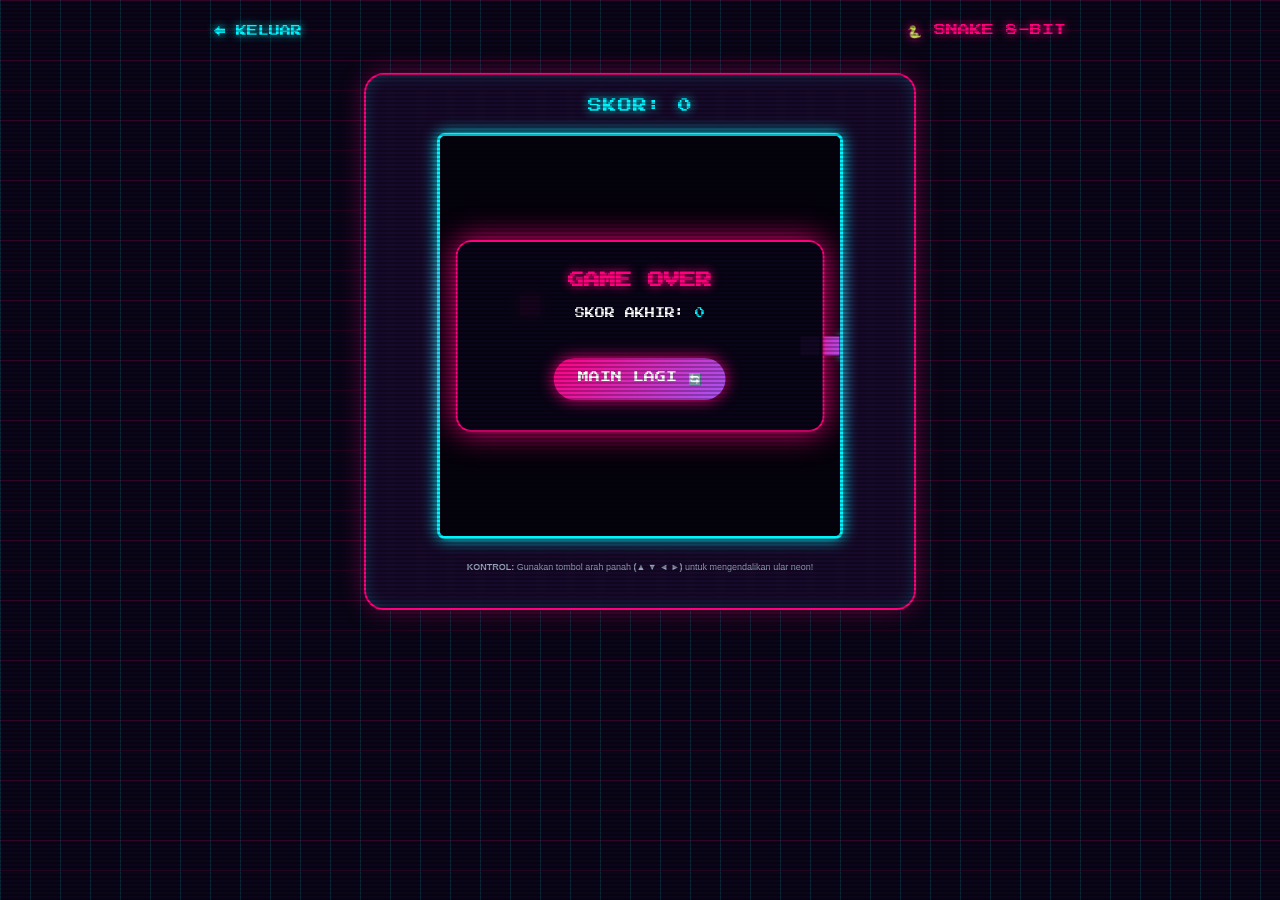
<file: game-snake.html>
<!DOCTYPE html>
<html lang="id">
<head>
  <meta charset="UTF-8">
  <meta name="viewport" content="width=device-width, initial-scale=1.0">
  <title>Classic Snake Retro - Show Up</title>
  <!-- Google Font Retro 8-Bit -->
  <link href="https://fonts.googleapis.com/css2?family=Press+Start+2P&display=swap" rel="stylesheet">
  <style>
    :root {
      --neon-pink: #ff007f;
      --neon-cyan: #00f3ff;
      --neon-purple: #a855f7;
      --bg-dark: #0a0518;
      --card-bg: rgba(26, 11, 46, 0.85);
    }

    /* BACKGROUND RETRO SYNTHWAVE GRID */
    body {
      font-family: 'Press Start 2P', monospace;
      margin: 0;
      padding: 0;
      background-color: var(--bg-dark);
      background-image: 
        linear-gradient(rgba(255, 0, 127, 0.15) 1px, transparent 1px),
        linear-gradient(90deg, rgba(0, 243, 255, 0.15) 1px, transparent 1px);
      background-size: 30px 30px;
      color: #f8fafc;
      min-height: 100vh;
      display: flex;
      flex-direction: column;
      align-items: center;
      position: relative;
      overflow-x: hidden;
    }

    /* EFEK LAYAR CRT SCANLINE (EFEK TV JADUL) */
    .crt-overlay {
      position: fixed;
      top: 0; left: 0; width: 100vw; height: 100vh;
      background: linear-gradient(rgba(18, 16, 16, 0) 50%, rgba(0, 0, 0, 0.25) 50%);
      background-size: 100% 4px;
      pointer-events: none;
      z-index: 9999;
    }

    .header {
      width: 100%;
      padding: 24px;
      display: flex;
      justify-content: space-between;
      align-items: center;
      box-sizing: border-box;
      max-width: 900px;
    }
    .btn-back {
      color: var(--neon-cyan);
      text-decoration: none;
      font-size: 11px;
      text-shadow: 0 0 8px var(--neon-cyan);
    }
    
    .game-container {
      width: 90%;
      max-width: 500px;
      background: var(--card-bg);
      border-radius: 20px;
      padding: 24px;
      border: 2px solid var(--neon-pink);
      box-shadow: 0 0 25px rgba(255, 0, 127, 0.4), inset 0 0 15px rgba(0, 243, 255, 0.2);
      text-align: center;
      margin-top: 10px;
      backdrop-filter: blur(8px);
    }
    
    .score-board {
      font-size: 14px;
      color: var(--neon-cyan);
      margin-bottom: 20px;
      text-shadow: 0 0 10px var(--neon-cyan);
      letter-spacing: 1px;
    }

    /* CANVAS DENGAN GLOW NEON */
    canvas {
      background-color: #05020c;
      border: 3px solid var(--neon-cyan);
      border-radius: 8px;
      box-shadow: 0 0 15px var(--neon-cyan);
      display: block;
      margin: 0 auto;
    }

    .btn-primary {
      background: linear-gradient(135deg, var(--neon-pink), var(--neon-purple));
      color: white;
      border: none;
      padding: 14px 24px;
      font-family: 'Press Start 2P', monospace;
      font-size: 11px;
      border-radius: 50px;
      cursor: pointer;
      box-shadow: 0 0 15px var(--neon-pink);
      transition: transform 0.2s;
      margin-top: 20px;
    }
    .btn-primary:hover { transform: scale(1.05); }

    .instructions {
      color: #94a3b8;
      font-size: 9px;
      margin-top: 20px;
      line-height: 1.8;
      font-family: 'Segoe UI', sans-serif;
    }

    /* SCREEN GAME OVER */
    #game-over {
      display: none;
      position: absolute;
      top: 50%;
      left: 50%;
      transform: translate(-50%, -50%);
      background: rgba(10, 5, 24, 0.95);
      padding: 30px 20px;
      border-radius: 16px;
      border: 2px solid var(--neon-pink);
      box-shadow: 0 0 30px var(--neon-pink);
      text-align: center;
      z-index: 10;
      width: 80%;
    }
    .canvas-wrapper { position: relative; display: inline-block; }
  </style>
</head>
<body>

  <!-- Efek Layar CRT -->
  <div class="crt-overlay"></div>

  <div class="header">
    <a href="rasyad.html" class="btn-back">← KELUAR</a>
    <span style="font-size: 12px; color: var(--neon-pink); text-shadow: 0 0 10px var(--neon-pink);">🐍 SNAKE 8-BIT</span>
  </div>

  <div class="game-container">
    <div class="score-board">SKOR: <span id="score">0</span></div>
    
    <div class="canvas-wrapper">
      <canvas id="gameCanvas" width="400" height="400"></canvas>
      
      <!-- Pop up Game Over -->
      <div id="game-over">
        <h2 style="color: var(--neon-pink); text-shadow: 0 0 10px var(--neon-pink); font-size: 16px; margin-top: 0;">GAME OVER</h2>
        <p style="font-size: 10px; color: #ffffff; margin: 20px 0;">SKOR AKHIR: <span id="final-score" style="color:var(--neon-cyan);">0</span></p>
        <button class="btn-primary" onclick="resetGame()">MAIN LAGI 🔄</button>
      </div>
    </div>

    <p class="instructions">
      <b>KONTROL:</b> Gunakan tombol arah panah <b>(▲ ▼ ◄ ►)</b> untuk mengendalikan ular neon!
    </p>
  </div>

  <script>
    const canvas = document.getElementById("gameCanvas");
    const ctx = canvas.getContext("2d");

    const boxSize = 20; 
    let score = 0;
    let snake = [];
    let apple = {};
    let dx = boxSize; 
    let dy = 0;
    let gameLoop;
    let changingDirection = false;

    // --- SYSTEM SOUND EFFECTS (Web Audio API) ---
    let audioCtx;

    function initAudio() {
      if (!audioCtx) {
        audioCtx = new (window.AudioContext || window.webkitAudioContext)();
      }
      if (audioCtx.state === 'suspended') {
        audioCtx.resume();
      }
    }

    function playEatSound() {
      initAudio();
      if (!audioCtx) return;
      const osc = audioCtx.createOscillator();
      const gain = audioCtx.createGain();

      osc.type = 'square'; // Suara khas 8-bit retro
      osc.frequency.setValueAtTime(520, audioCtx.currentTime);
      osc.frequency.exponentialRampToValueAtTime(1040, audioCtx.currentTime + 0.12);

      gain.gain.setValueAtTime(0.15, audioCtx.currentTime);
      gain.gain.exponentialRampToValueAtTime(0.01, audioCtx.currentTime + 0.12);

      osc.connect(gain);
      gain.connect(audioCtx.destination);

      osc.start();
      osc.stop(audioCtx.currentTime + 0.12);
    }

    function playGameOverSound() {
      initAudio();
      if (!audioCtx) return;
      const osc = audioCtx.createOscillator();
      const gain = audioCtx.createGain();

      osc.type = 'sawtooth';
      osc.frequency.setValueAtTime(280, audioCtx.currentTime);
      osc.frequency.exponentialRampToValueAtTime(40, audioCtx.currentTime + 0.5);

      gain.gain.setValueAtTime(0.25, audioCtx.currentTime);
      gain.gain.exponentialRampToValueAtTime(0.01, audioCtx.currentTime + 0.5);

      osc.connect(gain);
      gain.connect(audioCtx.destination);

      osc.start();
      osc.stop(audioCtx.currentTime + 0.5);
    }

    function playTurnSound() {
      initAudio();
      if (!audioCtx) return;
      const osc = audioCtx.createOscillator();
      const gain = audioCtx.createGain();

      osc.type = 'triangle';
      osc.frequency.setValueAtTime(300, audioCtx.currentTime);
      osc.frequency.exponentialRampToValueAtTime(150, audioCtx.currentTime + 0.03);

      gain.gain.setValueAtTime(0.05, audioCtx.currentTime);
      gain.gain.exponentialRampToValueAtTime(0.01, audioCtx.currentTime + 0.03);

      osc.connect(gain);
      gain.connect(audioCtx.destination);

      osc.start();
      osc.stop(audioCtx.currentTime + 0.03);
    }

    // --- GAME LOGIC ---
    function initGame() {
      snake = [
        {x: 200, y: 200},
        {x: 180, y: 200},
        {x: 160, y: 200}
      ];
      score = 0;
      dx = boxSize;
      dy = 0;
      document.getElementById('score').innerText = score;
      document.getElementById('game-over').style.display = 'none';
      spawnApple();
      
      if(gameLoop) clearInterval(gameLoop);
      gameLoop = setInterval(main, 90); // Sedikit lebih cepat khas arcade
    }

    function main() {
      if (hasGameEnded()) {
        playGameOverSound();
        document.getElementById('game-over').style.display = 'block';
        document.getElementById('final-score').innerText = score;
        clearInterval(gameLoop);
        return;
      }
      
      changingDirection = false;
      clearCanvas();
      drawApple();
      moveSnake();
      drawSnake();
    }

    function clearCanvas() {
      ctx.fillStyle = "#05020c";
      ctx.fillRect(0, 0, canvas.width, canvas.height);
    }

    // DENGAN EFEK KEPALA NEON BERPENDAR
    function drawSnake() {
      snake.forEach((part, index) => {
        if (index === 0) {
          ctx.fillStyle = "#00f3ff"; // Kepala Cyan Neon
          ctx.shadowBlur = 10;
          ctx.shadowColor = "#00f3ff";
        } else {
          ctx.fillStyle = "#a855f7"; // Badan Purple
          ctx.shadowBlur = 0;
        }
        ctx.strokeStyle = "#05020c";
        ctx.fillRect(part.x, part.y, boxSize, boxSize);
        ctx.strokeRect(part.x, part.y, boxSize, boxSize);
      });
      ctx.shadowBlur = 0; // Reset shadow
    }

    function moveSnake() {
      const head = { x: snake[0].x + dx, y: snake[0].y + dy };
      snake.unshift(head); 

      if (head.x === apple.x && head.y === apple.y) {
        score += 10;
        document.getElementById('score').innerText = score;
        playEatSound();
        spawnApple(); 
      } else {
        snake.pop(); 
      }
    }

    function spawnApple() {
      apple.x = Math.floor(Math.random() * (canvas.width / boxSize)) * boxSize;
      apple.y = Math.floor(Math.random() * (canvas.height / boxSize)) * boxSize;
      
      snake.forEach(function isAppleOnSnake(part) {
        if (part.x === apple.x && part.y === apple.y) spawnApple();
      });
    }

    // APEL MERAH PINK NEON
    function drawApple() {
      ctx.fillStyle = "#ff007f"; 
      ctx.shadowBlur = 12;
      ctx.shadowColor = "#ff007f";
      ctx.fillRect(apple.x, apple.y, boxSize, boxSize);
      ctx.shadowBlur = 0;
    }

    function hasGameEnded() {
      for (let i = 4; i < snake.length; i++) {
        if (snake[i].x === snake[0].x && snake[i].y === snake[0].y) return true;
      }
      const hitLeftWall = snake[0].x < 0;
      const hitRightWall = snake[0].x >= canvas.width;
      const hitTopWall = snake[0].y < 0;
      const hitBottomWall = snake[0].y >= canvas.height;

      return hitLeftWall || hitRightWall || hitTopWall || hitBottomWall;
    }

    document.addEventListener("keydown", changeDirection);
    function changeDirection(event) {
      if (changingDirection) return; 
      
      const LEFT_KEY = 37;
      const RIGHT_KEY = 39;
      const UP_KEY = 38;
      const DOWN_KEY = 40;

      const keyPressed = event.keyCode;
      const goingUp = dy === -boxSize;
      const goingDown = dy === boxSize;
      const goingRight = dx === boxSize;
      const goingLeft = dx === -boxSize;

      let turned = false;
      if (keyPressed === LEFT_KEY && !goingRight) { dx = -boxSize; dy = 0; turned = true; }
      if (keyPressed === UP_KEY && !goingDown) { dx = 0; dy = -boxSize; turned = true; }
      if (keyPressed === RIGHT_KEY && !goingLeft) { dx = boxSize; dy = 0; turned = true; }
      if (keyPressed === DOWN_KEY && !goingUp) { dx = 0; dy = boxSize; turned = true; }
      
      if (turned) {
        changingDirection = true;
        playTurnSound();
      }

      if([37, 38, 39, 40].indexOf(event.keyCode) > -1) {
          event.preventDefault();
      }
    }

    function resetGame() {
      initGame();
    }

    initGame();
  </script>
</body>
</html>
</file>
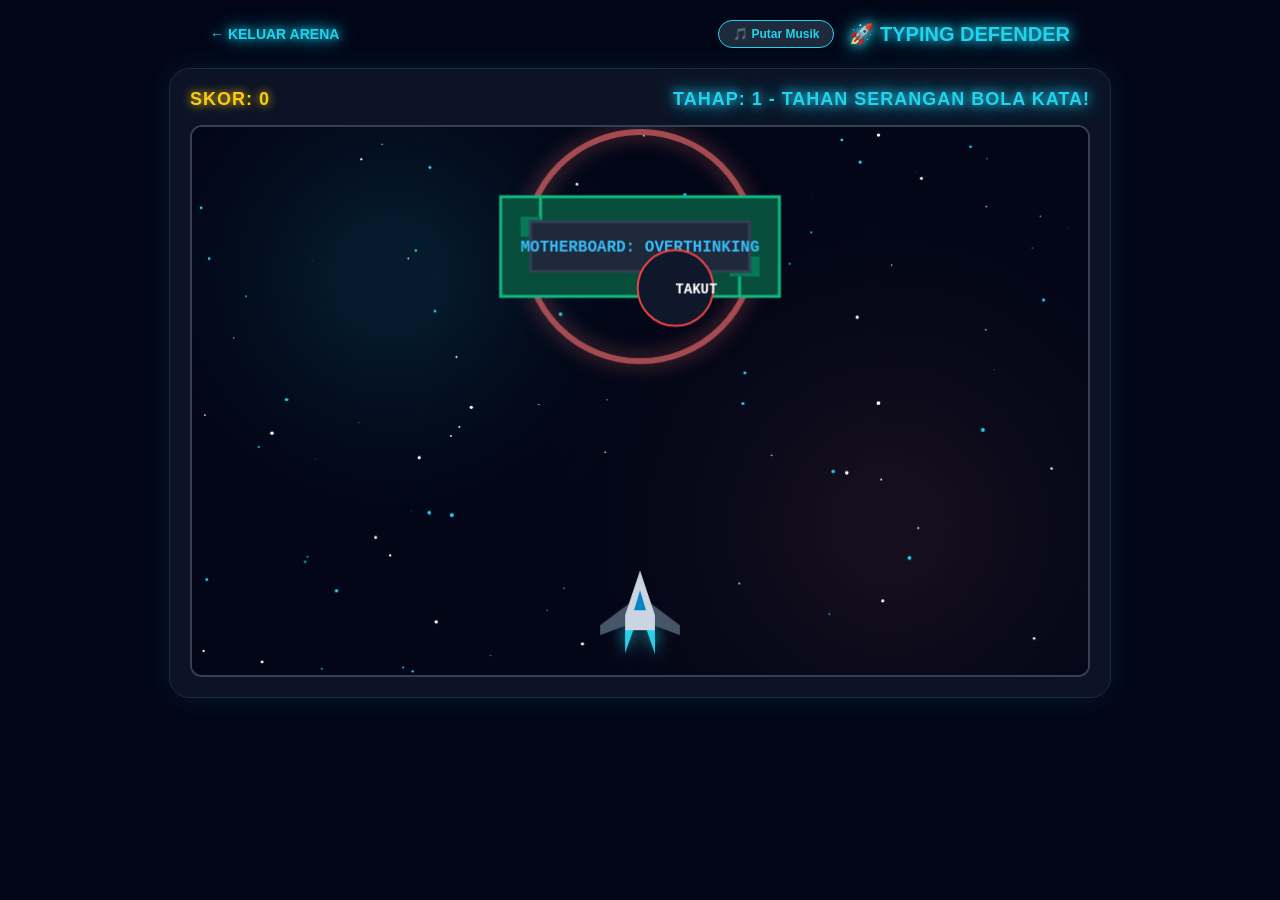
<file: game-typing.html>
<!DOCTYPE html>
<html lang="id">
<head>
  <meta charset="UTF-8">
  <meta name="viewport" content="width=device-width, initial-scale=1.0">
  <title>Typing Space Defender - Epic Boss Fight</title>
  <style>
    :root {
      --bg-dark: #020617;
      --card-bg: #0f172a;
      --yellow: #facc15;
      --cyan: #22d3ee;
      --red: #f87171;
      --green: #4ade80;
      --neon-cyan: 0 0 10px #22d3ee, 0 0 20px #22d3ee;
    }
    body {
      font-family: 'Segoe UI', Tahoma, sans-serif;
      margin: 0;
      background-color: var(--bg-dark);
      color: #f8fafc;
      display: flex;
      flex-direction: column;
      align-items: center;
      min-height: 100vh;
      overflow-x: hidden;
    }
    .header {
      width: 100%; padding: 20px; display: flex; justify-content: space-between; align-items: center; max-width: 900px; box-sizing: border-box;
    }
    .btn-back { color: var(--cyan); text-decoration: none; font-weight: bold; font-size: 14px; text-shadow: var(--neon-cyan); }
    
    .game-container {
      width: 95%; max-width: 900px; background: rgba(15, 23, 42, 0.8); border-radius: 20px; padding: 20px;
      box-shadow: 0 0 30px rgba(34, 211, 238, 0.1); border: 1px solid #1e293b; position: relative;
    }
    
    .hud { display: flex; justify-content: space-between; margin-bottom: 15px; font-weight: bold; font-size: 18px; letter-spacing: 1px; }
    .score { color: var(--yellow); text-shadow: 0 0 10px var(--yellow); }
    .level { color: var(--cyan); text-shadow: var(--neon-cyan); }
    
    .canvas-wrapper { position: relative; display: flex; justify-content: center; border-radius: 12px; overflow: hidden; border: 2px solid #334155; }
    canvas { background: #020617; display: block; width: 100%; max-width: 900px; height: auto; }
    
    /* OVERLAY GAME OVER / WIN */
    #overlay {
      display: none; position: absolute; top: 50%; left: 50%; transform: translate(-50%, -50%);
      background: rgba(15, 23, 42, 0.95); padding: 40px; border-radius: 16px; border: 2px solid var(--red);
      text-align: center; z-index: 20; backdrop-filter: blur(5px);
    }
    .btn-primary {
      background: linear-gradient(45deg, #22d3ee, #3b82f6); color: #fff; border: none; padding: 12px 30px;
      font-weight: bold; font-size: 16px; border-radius: 50px; cursor: pointer; margin-top: 15px;
      box-shadow: var(--neon-cyan); transition: transform 0.2s;
    }
    .btn-primary:hover { transform: scale(1.05); }

    /* TAKTIS QUIZ MODUL PANEL */
    #quiz-panel {
      display: none; position: absolute; right: 20px; top: 50px; width: 320px;
      background: rgba(15, 23, 42, 0.85); border: 2px solid var(--cyan); border-radius: 12px;
      padding: 20px; box-shadow: 0 0 20px rgba(34,211,238,0.3); z-index: 10; backdrop-filter: blur(10px);
    }
    .quiz-title { font-size: 14px; color: var(--cyan); font-weight: bold; border-bottom: 1px solid #334155; padding-bottom: 10px; margin-bottom: 15px; letter-spacing: 1px; }
    .quiz-question { font-size: 15px; line-height: 1.5; margin-bottom: 20px; color: #f8fafc; }
    .quiz-btn {
      display: block; width: 100%; background: transparent; border: 1px solid var(--cyan); color: var(--cyan);
      padding: 10px; margin-bottom: 10px; border-radius: 8px; font-size: 13px; cursor: pointer;
      text-align: left; transition: all 0.2s; font-weight: bold;
    }
    .quiz-btn:hover { background: rgba(34,211,238,0.2); box-shadow: inset 0 0 10px rgba(34,211,238,0.5); }
    .quiz-timer { font-size: 18px; color: var(--red); font-weight: bold; text-align: center; margin-bottom: 15px; }

  </style>
</head>
<body>


<!-- Audio BGM -->
  <audio id="bgm" loop preload="auto">
    <source src="backsound.mp3" type="audio/mpeg">
  </audio>

  <div class="header">
    <a href="index.html" class="btn-back">← KELUAR ARENA</a>
    <div style="display: flex; align-items: center; gap: 15px;">
      <!-- Tombol Manual Musik -->
      <button onclick="toggleMusic()" id="btn-music" style="background: #1e293b; color: #22d3ee; border: 1px solid #22d3ee; padding: 6px 14px; border-radius: 20px; font-weight: bold; cursor: pointer; font-size: 12px;">
        🎵 Putar Musik
      </button>
      <span style="font-weight: bold; color: var(--cyan); font-size: 20px; text-shadow: var(--neon-cyan);">🚀 TYPING DEFENDER</span>
    </div>
  </div>
  <div class="game-container">
    <div class="hud">
      <div class="score">SKOR: <span id="scoreVal">0</span></div>
      <div class="level">TAHAP: <span id="levelVal">1</span> - <span id="phaseVal">TAHAN SERANGAN BOLA!</span></div>
    </div>
    
    <div class="canvas-wrapper">
      <canvas id="gameCanvas" width="900" height="550"></canvas>
      
      <!-- QUIZ PANEL -->
      <div id="quiz-panel">
        <div class="quiz-title">📡 TAKTIS QUIZ MODUL</div>
        <div class="quiz-timer" id="quiz-timer">Waktu: 10s</div>
        <div class="quiz-question" id="quiz-q">Pertanyaan muncul di sini...</div>
        <div id="quiz-options">
          <!-- Tombol jawaban di-generate via JS -->
        </div>
      </div>

      <!-- GAME OVER / WIN OVERLAY -->
      <div id="overlay">
        <h2 id="overlay-title" style="color: var(--red); margin: 0 0 10px 0; font-size: 32px; text-shadow: 0 0 15px var(--red);">KAPAL HANCUR!</h2>
        <div style="font-size: 20px; color: #cbd5e1; margin-bottom: 20px;" id="overlay-desc">Kamu gagal menembus perisai musuh.</div>
        <div style="font-size: 24px; color: var(--yellow); font-weight: bold; margin-bottom: 20px;">Skor Akhir: <span id="final-score">0</span></div>
        <button class="btn-primary" onclick="resetGame()">MISI ULANG 🔄</button>
      </div>
    </div>
  </div>

  <script>
    const canvas = document.getElementById("gameCanvas");
    const ctx = canvas.getContext("2d");

    // DATA LEVEL & KUIS EDUKASI
    const levels = [
      { 
        boss: "MOTHERBOARD: OVERTHINKING", 
        minions: ["GUGUP", "TAKUT", "PANIK", "BLANK", "MALU"], 
        quiz: {
          q: "Apa metode mind-map cepat terbaik untuk pidato impromptu (mendadak)?",
          options: ["Menghafal Naskah", "Metode PREP (Point, Reason, Example, Point)", "Banyak Minum Air", "Membaca Slide Terus"],
          ans: 1
        }
      },
      { 
        boss: "MOTHERBOARD: STAGE FRIGHT", 
        minions: ["JEDA", "GEMETAR", "GAGAP", "KERINGAT", "BINGUNG"], 
        quiz: {
          q: "Bagaimana cara terbaik mengontrol intonasi agar tidak terdengar monoton?",
          options: ["Berteriak dari awal hingga akhir", "Berbicara sangat cepat agar cepat selesai", "Memberikan penekanan pada kata kunci (Power Words)", "Menggunakan nada datar seperti robot"],
          ans: 2
        }
      },
      { 
        boss: "MOTHERBOARD: BAD POSTURE", 
        minions: ["KAKU", "DINGIN", "PASIF", "TEGANG", "MINDER"], 
        quiz: {
          q: "Apa gestur tangan yang disarankan saat menjelaskan poin penting?",
          options: ["Memasukkan tangan ke saku celana", "Melipat tangan di dada", "Tangan terbuka (Open Palm) mengarah ke audiens", "Menunjuk-nunjuk audiens dengan kasar"],
          ans: 2
        }
      }
    ];

    let currentLevel = 0;
    let score = 0;
    let state = "DEFEND"; // DEFEND, QUIZ, GAMEOVER, WIN
    let minionsDefeated = 0;
    let gameLoop, spawnLoop, quizTimerInterval;
    let quizTimeLeft = 15;
    
    let enemies = [];
    let lasers = [];
    let megaLasers = [];
    let particles = [];
    let stars = [];
    let targetEnemy = null;
    let bgmStarted = false;
    
    // Posisi Pesawat & Boss
    const ship = { x: 450, y: 480 };
    const boss = { x: 450, y: 120, shield: true, hp: 100 };

    // --- AUDIO SYNTHESIZER ---
    let audioCtx;
    function initAudio() {
      if(!audioCtx) audioCtx = new (window.AudioContext || window.webkitAudioContext)();
      if(audioCtx.state === 'suspended') audioCtx.resume();
      return (type, freq1, freq2, duration, vol) => {
        const osc = audioCtx.createOscillator();
        const gain = audioCtx.createGain();
        osc.type = type;
        osc.frequency.setValueAtTime(freq1, audioCtx.currentTime);
        osc.frequency.exponentialRampToValueAtTime(freq2, audioCtx.currentTime + duration);
        gain.gain.setValueAtTime(vol, audioCtx.currentTime);
        gain.gain.exponentialRampToValueAtTime(0.01, audioCtx.currentTime + duration);
        osc.connect(gain); gain.connect(audioCtx.destination);
        osc.start(); osc.stop(audioCtx.currentTime + duration);
      };
    }
    let playSound = null;

    // --- INITIALIZATION ---
    function initGame() {
      currentLevel = 0; score = 0;
      document.getElementById('overlay').style.display = 'none';
      document.getElementById('quiz-panel').style.display = 'none';
      
      // Buat Bintang Parallax & Nebula
      stars = [];
      for (let i = 0; i < 100; i++) {
        stars.push({ x: Math.random() * canvas.width, y: Math.random() * canvas.height, speed: Math.random() * 2 + 0.5, size: Math.random() * 2, color: Math.random() > 0.5 ? "#ffffff" : "#22d3ee" });
      }
      
      startLevel();
      if(gameLoop) cancelAnimationFrame(gameLoop);
      gameLoop = requestAnimationFrame(update);
    }

    function startLevel() {
      state = "DEFEND";
      minionsDefeated = 0;
      boss.shield = true; boss.hp = 100;
      enemies = []; lasers = []; megaLasers = []; particles = []; targetEnemy = null;
      document.getElementById('levelVal').innerText = (currentLevel + 1);
      document.getElementById('phaseVal').innerText = "TAHAN SERANGAN BOLA KATA!";
      document.getElementById('phaseVal').style.color = "var(--cyan)";
      document.getElementById('quiz-panel').style.display = 'none';
      
      if(spawnLoop) clearInterval(spawnLoop);
      spawnLoop = setInterval(spawnMinion, 1800 - (currentLevel * 200)); // Makin tinggi level, bola makin cepat muncul
    }

    function spawnMinion() {
      if(state !== "DEFEND") return;
      const levelData = levels[currentLevel];
      const word = levelData.minions[Math.floor(Math.random() * levelData.minions.length)];
      enemies.push({ word: word, typed: "", x: Math.random() * 500 + 100, y: boss.y + 40, speed: 0.8 + (currentLevel * 0.3) });
    }

    // --- DRAWING FUNCTIONS (GRAFIS MODERN) ---
    function drawBackground() {
      ctx.fillStyle = "#020617"; ctx.fillRect(0, 0, canvas.width, canvas.height);
      // Nebula Effect
      let grd = ctx.createRadialGradient(200, 150, 50, 200, 150, 300);
      grd.addColorStop(0, "rgba(34, 211, 238, 0.1)"); grd.addColorStop(1, "transparent");
      ctx.fillStyle = grd; ctx.fillRect(0, 0, canvas.width, canvas.height);
      
      let grd2 = ctx.createRadialGradient(700, 400, 50, 700, 400, 400);
      grd2.addColorStop(0, "rgba(248, 113, 113, 0.08)"); grd2.addColorStop(1, "transparent");
      ctx.fillStyle = grd2; ctx.fillRect(0, 0, canvas.width, canvas.height);

      // Stars
      stars.forEach(s => {
        ctx.fillStyle = s.color; ctx.beginPath(); ctx.arc(s.x, s.y, s.size, 0, Math.PI * 2); ctx.fill();
        s.y += s.speed; if (s.y > canvas.height) { s.y = 0; s.x = Math.random() * canvas.width; }
      });
    }

    function drawShip() {
      ctx.save();
      ctx.translate(ship.x, ship.y);
      // Api Jet
      ctx.fillStyle = "#22d3ee"; ctx.shadowBlur = 15; ctx.shadowColor = "#22d3ee";
      ctx.beginPath(); ctx.moveTo(-15, 20); ctx.lineTo(-15, 40 + Math.random()*15); ctx.lineTo(-5, 20); ctx.fill();
      ctx.beginPath(); ctx.moveTo(15, 20); ctx.lineTo(15, 40 + Math.random()*15); ctx.lineTo(5, 20); ctx.fill();
      
      // Sayap
      ctx.shadowBlur = 0; ctx.fillStyle = "#475569";
      ctx.beginPath(); ctx.moveTo(0, -10); ctx.lineTo(-40, 20); ctx.lineTo(-40, 30); ctx.lineTo(0, 15); ctx.fill();
      ctx.beginPath(); ctx.moveTo(0, -10); ctx.lineTo(40, 20); ctx.lineTo(40, 30); ctx.lineTo(0, 15); ctx.fill();
      
      // Badan Pesawat
      ctx.fillStyle = "#cbd5e1";
      ctx.beginPath(); ctx.moveTo(0, -35); ctx.lineTo(-15, 10); ctx.lineTo(-15, 25); ctx.lineTo(15, 25); ctx.lineTo(15, 10); ctx.closePath(); ctx.fill();
      
      // Kokpit Kaca
      ctx.fillStyle = "#0284c7";
      ctx.beginPath(); ctx.moveTo(0, -15); ctx.lineTo(-6, 5); ctx.lineTo(6, 5); ctx.closePath(); ctx.fill();
      ctx.restore();
    }

    function drawBoss() {
      const bText = levels[currentLevel].boss;
      ctx.save(); ctx.translate(boss.x, boss.y);

      // Perisai Energi (Shield)
      if (boss.shield) {
        ctx.strokeStyle = "rgba(248, 113, 113, 0.6)"; ctx.lineWidth = 6; ctx.shadowBlur = 20; ctx.shadowColor = "#f87171";
        ctx.beginPath(); ctx.arc(0, 0, 120 + Math.sin(Date.now()*0.005)*5, 0, Math.PI * 2); ctx.stroke();
      } else {
        // Shield Mati -> Vulnerable (Biru)
        ctx.strokeStyle = "rgba(34, 211, 238, 0.4)"; ctx.lineWidth = 3; ctx.shadowBlur = 10; ctx.shadowColor = "#22d3ee";
        ctx.beginPath(); ctx.arc(0, 0, 120, 0, Math.PI * 2); ctx.stroke();
      }
      ctx.shadowBlur = 0;

      // Bentuk Motherboard
      ctx.fillStyle = "#064e3b"; ctx.strokeStyle = "#10b981"; ctx.lineWidth = 3;
      ctx.fillRect(-140, -50, 280, 100); ctx.strokeRect(-140, -50, 280, 100);
      
      // Sirkuit Detail
      ctx.beginPath(); ctx.moveTo(-100, -50); ctx.lineTo(-100, -20); ctx.lineTo(-120, -20); ctx.stroke();
      ctx.beginPath(); ctx.moveTo(100, 50); ctx.lineTo(100, 20); ctx.lineTo(120, 20); ctx.stroke();
      ctx.fillStyle = "#047857"; ctx.fillRect(-120, -30, 20, 20); ctx.fillRect(90, 10, 30, 20);

      // Layar LED Tengah
      ctx.fillStyle = boss.shield ? "#1e293b" : "#7f1d1d"; ctx.fillRect(-110, -25, 220, 50);
      ctx.strokeStyle = boss.shield ? "#334155" : "#ef4444"; ctx.strokeRect(-110, -25, 220, 50);
      
      ctx.fillStyle = boss.shield ? "#38bdf8" : "#fca5a5"; ctx.font = "bold 16px Courier New"; ctx.textAlign = "center";
      ctx.fillText(bText, 0, 5);
      ctx.restore();
    }

    function drawMinion(e) {
      ctx.fillStyle = "#0f172a"; ctx.strokeStyle = (e === targetEnemy) ? "#22d3ee" : "#ef4444";
      ctx.lineWidth = e === targetEnemy ? 4 : 2;
      ctx.shadowBlur = e === targetEnemy ? 15 : 0; ctx.shadowColor = "#22d3ee";
      ctx.beginPath(); ctx.arc(e.x, e.y, 38, 0, Math.PI * 2); ctx.fill(); ctx.stroke();
      ctx.shadowBlur = 0;
      
      ctx.font = "bold 14px Courier New"; const typedW = ctx.measureText(e.typed).width;
      ctx.fillStyle = "#facc15"; ctx.fillText(e.typed, e.x - (ctx.measureText(e.word).width/2) + (typedW/2), e.y + 5);
      ctx.fillStyle = "#ffffff"; ctx.fillText(e.word.substring(e.typed.length), e.x + (typedW/2), e.y + 5);
    }

    // --- GAME LOOP ---
    function update() {
      if (state === "GAMEOVER" || state === "WIN") return;
      drawBackground();
      drawBoss();
      drawShip();

      // Gambar Musuh
      for (let i = enemies.length - 1; i >= 0; i--) {
        let e = enemies[i];
        if(state === "DEFEND") e.y += e.speed;
        drawMinion(e);
        if (e.y > canvas.height - 40) { endGame(false, "Bola kosa kata menghancurkan pesawatmu!"); return; }
      }

      // Gambar Laser Biasa
      for (let i = lasers.length - 1; i >= 0; i--) {
        let l = lasers[i];
        ctx.strokeStyle = "#facc15"; ctx.lineWidth = 4; ctx.shadowBlur = 10; ctx.shadowColor = "#facc15";
        ctx.beginPath(); ctx.moveTo(l.sx, l.sy); ctx.lineTo(l.ex, l.ey); ctx.stroke(); ctx.shadowBlur = 0;
        l.life--; if(l.life <= 0) lasers.splice(i, 1);
      }

      // Gambar MEGA LASER (Saat Kuis Benar)
      for (let i = megaLasers.length - 1; i >= 0; i--) {
        let ml = megaLasers[i];
        ctx.fillStyle = "rgba(34, 211, 238, 0.8)"; ctx.shadowBlur = 30; ctx.shadowColor = "#22d3ee";
        ctx.fillRect(ship.x - ml.width/2, boss.y, ml.width, ship.y - boss.y); ctx.shadowBlur = 0;
        ml.width -= 1; // Laser menipis lalu hilang
        if(ml.width <= 0) {
          megaLasers.splice(i, 1);
          explode(boss.x, boss.y, 100, "#ef4444"); // Ledakan Bos
          currentLevel++;
          if(currentLevel >= levels.length) endGame(true, "SELAMAT! Semua Motherboard berhasil diretas.");
          else setTimeout(startLevel, 2000);
        }
      }

      // Gambar Partikel
      for (let i = particles.length - 1; i >= 0; i--) {
        let p = particles[i];
        ctx.fillStyle = p.color; ctx.beginPath(); ctx.arc(p.x, p.y, p.size, 0, Math.PI*2); ctx.fill();
        p.x += p.vx; p.y += p.vy; p.life--;
        if(p.life <= 0) particles.splice(i, 1);
      }

      gameLoop = requestAnimationFrame(update);
    }

    // --- TYPING MECHANIC ---
    window.addEventListener('keydown', (e) => {
      if(!playSound) playSound = initAudio();
      if(!bgmStarted) { document.getElementById('bgm').volume = 0.3; document.getElementById('bgm').play().catch(()=>{}); bgmStarted = true; }
      
      if (state !== "DEFEND" || e.key.length !== 1 || !e.key.match(/[a-z]/i)) return;
      const char = e.key.toUpperCase();

      if (targetEnemy) {
        if (char === targetEnemy.word[targetEnemy.typed.length]) {
          shootLaser(targetEnemy); targetEnemy.typed += char;
          if (targetEnemy.typed === targetEnemy.word) destroyEnemy(targetEnemy);
        } else { if(playSound) playSound('triangle', 150, 100, 0.1, 0.1); }
      } else {
        for (let i = 0; i < enemies.length; i++) {
          if (enemies[i].word[0] === char) {
            targetEnemy = enemies[i]; shootLaser(targetEnemy); targetEnemy.typed += char;
            if (targetEnemy.typed === targetEnemy.word) destroyEnemy(targetEnemy);
            break;
          }
        }
      }
    });

    function shootLaser(target) {
      if(playSound) playSound('sawtooth', 800, 200, 0.1, 0.05);
      lasers.push({ sx: ship.x, sy: ship.y - 40, ex: target.x, ey: target.y + 20, life: 4 });
    }

    function destroyEnemy(enemy) {
      if(playSound) playSound('square', 150, 50, 0.2, 0.1);
      score += 20; document.getElementById('scoreVal').innerText = score;
      explode(enemy.x, enemy.y, 20, "#22d3ee");
      enemies.splice(enemies.indexOf(enemy), 1);
      targetEnemy = null;
      minionsDefeated++;
      
      // Jika berhasil hancurkan 5 bola, masuk mode kuis!
      if(minionsDefeated >= 5) {
        state = "QUIZ";
        clearInterval(spawnLoop);
        boss.shield = false; // Perisai mati
        document.getElementById('phaseVal').innerText = "PERISAI DOWN! JAWAB KUIS UNTUK MENEMBAK!";
        document.getElementById('phaseVal').style.color = "var(--red)";
        showQuiz();
      }
    }

    function explode(x, y, count, color) {
      for(let i=0; i<count; i++) {
        particles.push({ x: x, y: y, vx: (Math.random()-0.5)*12, vy: (Math.random()-0.5)*12, size: Math.random()*3+1, color: Math.random()>0.5?color:"#facc15", life: Math.random()*20+10 });
      }
    }

    // --- QUIZ MECHANIC ---
    function showQuiz() {
      const qData = levels[currentLevel].quiz;
      document.getElementById('quiz-q').innerText = qData.q;
      
      const optContainer = document.getElementById('quiz-options');
      optContainer.innerHTML = '';
      
      qData.options.forEach((opt, index) => {
        const btn = document.createElement('button');
        btn.className = 'quiz-btn';
        btn.innerText = String.fromCharCode(65 + index) + ". " + opt;
        btn.onclick = () => answerQuiz(index, qData.ans);
        optContainer.appendChild(btn);
      });

      document.getElementById('quiz-panel').style.display = 'block';
      
      // Timer Kuis
      quizTimeLeft = 15;
      document.getElementById('quiz-timer').innerText = `Waktu: ${quizTimeLeft}s`;
      if(quizTimerInterval) clearInterval(quizTimerInterval);
      quizTimerInterval = setInterval(() => {
        quizTimeLeft--;
        document.getElementById('quiz-timer').innerText = `Waktu: ${quizTimeLeft}s`;
        if(quizTimeLeft <= 0) {
          clearInterval(quizTimerInterval);
          endGame(false, "Waktu habis! Motherboard mereset perisainya dan menghancurkanmu.");
        }
      }, 1000);
    }

    function answerQuiz(selectedIndex, correctIndex) {
      clearInterval(quizTimerInterval);
      document.getElementById('quiz-panel').style.display = 'none';

      if (selectedIndex === correctIndex) {
        // BENAR! Tembak Mega Laser
        score += 200; document.getElementById('scoreVal').innerText = score;
        if(playSound) playSound('square', 200, 20, 1.0, 0.3); // Suara besar
        megaLasers.push({ width: 60 }); // Picu animasi MEGA LASER
      } else {
        // SALAH! Kapal Hancur
        if(playSound) playSound('sawtooth', 100, 30, 0.5, 0.2);
        endGame(false, "Jawaban Salah! Sistem keamanan Motherboard menyerang balik.");
      }
    }

    // --- END GAME ---
    function endGame(isWin, message) {
      state = isWin ? "WIN" : "GAMEOVER";
      clearInterval(spawnLoop); clearInterval(quizTimerInterval);
      document.getElementById('quiz-panel').style.display = 'none';
      document.getElementById('overlay-title').innerText = isWin ? "MISI SELESAI!" : "KAPAL HANCUR!";
      document.getElementById('overlay-title').style.color = isWin ? "var(--cyan)" : "var(--red)";
      document.getElementById('overlay-desc').innerText = message;
      document.getElementById('final-score').innerText = score;
      document.getElementById('overlay').style.display = 'block';
    }

    function resetGame() { initGame(); }
    initGame();
    // Fungsi Toggle Musik Manual & Klik Pertama
    function toggleMusic() {
      const bgm = document.getElementById('bgm');
      const btn = document.getElementById('btn-music');
      
      if (bgm.paused) {
        bgm.volume = 0.3;
        bgm.play().then(() => {
          btn.innerText = "🔊 Musik: ON";
          btn.style.borderColor = "#4ade80";
          btn.style.color = "#4ade80";
          bgmStarted = true;
        }).catch(err => {
          alert("File MP3 tidak ditemukan. Pastikan nama file di folder benar-benar 'backsound.mp3'");
        });
      } else {
        bgm.pause();
        btn.innerText = "🔇 Musik: OFF";
        btn.style.borderColor = "#f87171";
        btn.style.color = "#f87171";
      }
    }

    // Pemicu Klik Bebas di Halaman
    document.body.addEventListener('click', () => {
      if (!bgmStarted) {
        toggleMusic();
      }
    }, { once: true });
  </script>
</body>
</html>
</file>
<file: css/showup-global.css>
/* ==========================================================================
   SHOW UP GLOBAL DESIGN SYSTEM & STYLESHEET
   ========================================================================== */

/* --------------------------------------------------------------------------
   1. CSS CUSTOM PROPERTIES (DESIGN TOKENS)
   -------------------------------------------------------------------------- */
:root {
  /* Brand Color Palette */
  --navy-900: #0B132B;
  --navy-800: #111C3A;
  --navy-700: #18264E;
  --navy-600: #1E3A8A;
  
  --orange-500: #FF6026;
  --orange-600: #E04D18;
  --orange-soft: rgba(255, 96, 38, 0.1);
  --orange-glow: rgba(255, 96, 38, 0.25);

  --emerald-500: #10B981;
  --blue-500: #3B82F6;

  /* Neutral Colors */
  --bg-dark: #0B132B;
  --bg-slate: #F8FAFC;
  --text-main: #1E293B;
  --text-muted: #64748B;
  --border-light: #E2E8F0;
  --white: #FFFFFF;

  /* Radii */
  --radius-sm: 8px;
  --radius-md: 12px;
  --radius-lg: 16px;
  --radius-xl: 24px;
  --radius-full: 9999px;

  /* Shadows */
  --shadow-sm: 0 2px 4px rgba(0, 0, 0, 0.05);
  --shadow-md: 0 4px 12px rgba(0, 0, 0, 0.08);
  --shadow-lg: 0 10px 25px rgba(0, 0, 0, 0.1);
  --shadow-xl: 0 20px 40px rgba(0, 0, 0, 0.15);

  /* Animations & Transitions */
  --transition: all 0.3s cubic-bezier(0.4, 0, 0.2, 1);
}

/* --------------------------------------------------------------------------
   2. BASE RESET & TYPOGRAPHY
   -------------------------------------------------------------------------- */
*, *::before, *::after {
  box-sizing: border-box;
  margin: 0;
  padding: 0;
}

html {
  scroll-behavior: smooth;
  font-size: 16px;
}

body {
  font-family: 'Plus Jakarta Sans', -apple-system, BlinkMacSystemFont, 'Segoe UI', Roboto, Helvetica, Arial, sans-serif;
  background-color: #FFFFFF;
  color: var(--text-main);
  line-height: 1.6;
  -webkit-font-smoothing: antialiased;
  -moz-osx-font-smoothing: grayscale;
  overflow-x: hidden;
}

a {
  color: inherit;
  text-decoration: none;
}

button {
  font-family: inherit;
}

/* --------------------------------------------------------------------------
   3. LAYOUT CONTAINERS & SECTIONS
   -------------------------------------------------------------------------- */
.wrap {
  max-width: 1200px;
  margin: 0 auto;
  padding: 0 24px;
}

.section {
  padding: 80px 0;
}

.section-head {
  text-align: center;
  max-width: 680px;
  margin: 0 auto 50px auto;
}

.section-head h2 {
  font-size: clamp(28px, 4vw, 40px);
  font-weight: 800;
  color: var(--navy-900);
  margin: 10px 0;
  letter-spacing: -0.02em;
}

.section-head p {
  color: var(--text-muted);
  font-size: 16px;
  line-height: 1.6;
}

/* --------------------------------------------------------------------------
   4. HEADER & NAVBAR
   -------------------------------------------------------------------------- */
.nav-wrapper {
  position: sticky;
  top: 0;
  z-index: 1000;
  background: #FFFFFF;
  backdrop-filter: blur(12px);
  -webkit-backdrop-filter: blur(12px);
  border-bottom: 1px solid rgba(255, 255, 255, 0.1);
  transition: var(--transition);
}

.nav {
  display: flex;
  align-items: center;
  justify-content: space-between;
  height: 76px;
}

.brand {
  display: flex;
  align-items: center;
  font-weight: 800;
  font-size: 24px;
  color: #000000;
  letter-spacing: -0.03em;
}

.brand .accent {
  color: var(--orange-500);
}

.brand-dot {
  width: 6px;
  height: 6px;
  background-color: var(--orange-500);
  border-radius: 50%;
  display: inline-block;
  margin-left: 3px;
  margin-top: 8px;
}

.navlinks {
  display: flex;
  align-items: center;
  gap: 28px;
}

.navlinks a {
  color: #000000;
  font-size: 14px;
  font-weight: 500;
  transition: var(--transition);
  position: relative;
}

.navlinks a:hover,
.navlinks a.active {
  color: #000000;
  font-weight: 600;
}

.navlinks a.active::after {
  content: '';
  position: absolute;
  bottom: -6px;
  left: 0;
  width: 100%;
  height: 2px;
  background: var(--orange-500);
  border-radius: var(--radius-full);
}

.nav-right {
  display: flex;
  align-items: center;
  gap: 12px;
}

.icon-btn {
  width: 40px;
  height: 40px;
  border-radius: 50%;
  display: flex;
  align-items: center;
  justify-content: center;
  background: rgba(255, 255, 255, 0.08);
  color: #000000;
  border: 1px solid rgba(255, 255, 255, 0.15);
  transition: var(--transition);
}

.icon-btn:hover {
  background: rgba(255, 255, 255, 0.2);
  transform: translateY(-2px);
}

.icon-btn.wa-btn:hover {
  background: rgba(37, 211, 102, 0.2);
  color: #25D366;
  border-color: rgba(37, 211, 102, 0.4);
}

.game-btn {
  display: flex;
  align-items: center;
  gap: 8px;
  padding: 8px 18px;
  border-radius: var(--radius-full);
  background: linear-gradient(135deg, var(--orange-500), var(--orange-600));
  color: #FFFFFF;
  border: none;
  font-weight: 700;
  font-size: 13.5px;
  cursor: pointer;
  box-shadow: 0 4px 15px rgba(255, 96, 38, 0.3);
  transition: var(--transition);
}

.game-btn:hover {
  transform: translateY(-2px);
  box-shadow: 0 6px 20px rgba(255, 96, 38, 0.45);
}

.pulse-dot {
  width: 8px;
  height: 8px;
  border-radius: 50%;
  background: #FFFFFF;
  animation: pulse-ring 1.5s infinite;
}

@keyframes pulse-ring {
  0% { transform: scale(0.9); opacity: 1; }
  50% { transform: scale(1.3); opacity: 0.6; }
  100% { transform: scale(0.9); opacity: 1; }
}

.mobile-toggle {
  display: none;
  background: transparent;
  border: none;
  color: #FFFFFF;
  cursor: pointer;
  padding: 4px;
}

/* Mobile Menu Drawer */
#mobile-menu {
  display: none;
  position: fixed;
  top: 76px;
  left: 0;
  width: 100%;
  background: var(--navy-900);
  padding: 20px 24px;
  flex-direction: column;
  gap: 16px;
  border-bottom: 1px solid rgba(255, 255, 255, 0.1);
  z-index: 999;
}

#mobile-menu.open {
  display: flex;
}

#mobile-menu a {
  color: #CBD5E1;
  font-size: 15px;
  font-weight: 500;
  padding: 8px 0;

}

#mobile-menu a.active {
  color: var(--orange-500);
  font-weight: 700;
}

/* --------------------------------------------------------------------------
   5. BUTTONS & BADGES
   -------------------------------------------------------------------------- */
.btn {
  display: inline-flex;
  align-items: center;
  justify-content: center;
  gap: 8px;
  padding: 12px 26px;
  border-radius: var(--radius-full);
  font-weight: 700;
  font-size: 14px;
  cursor: pointer;
  transition: var(--transition);
  text-align: center;
  border: none;
}

.btn-orange {
  background: linear-gradient(135deg, var(--orange-500), var(--orange-600));
  color: #FFFFFF;
  box-shadow: 0 4px 15px rgba(255, 96, 38, 0.3);
}

.btn-orange:hover {
  transform: translateY(-2px);
  box-shadow: 0 8px 22px rgba(255, 96, 38, 0.45);
}

.btn-outline-white {
  background: transparent;
  border: 1.5px solid rgba(255, 255, 255, 0.3);
  color: #FFFFFF;
}

.btn-outline-white:hover {
  border-color: #FFFFFF;
  background: rgba(255, 255, 255, 0.1);
  transform: translateY(-2px);
}

.btn-outline-navy {
  background: transparent;
  border: 1.5px solid var(--navy-900);
  color: var(--navy-900);
}

.btn-outline-navy:hover {
  background: var(--navy-900);
  color: #FFFFFF;
}

.section-tag {
  display: inline-block;
  padding: 6px 14px;
  border-radius: var(--radius-full);
  font-size: 12px;
  font-weight: 700;
  letter-spacing: 0.05em;
  text-transform: uppercase;
  margin-bottom: 14px;
  background: var(--orange-soft);
  color: var(--orange-500);
  border: 1px solid rgba(255, 96, 38, 0.2);
}

.section-tag.blue {
  background: rgba(59, 130, 246, 0.1);
  color: var(--blue-500);
  border-color: rgba(59, 130, 246, 0.2);
}

.badge-pill {
  display: inline-block;
  padding: 4px 10px;
  border-radius: var(--radius-full);
  font-size: 11px;
  font-weight: 700;
  background: var(--orange-soft);
  color: var(--orange-500);
}

.badge-pill.blue {
  background: rgba(59, 130, 246, 0.1);
  color: var(--blue-500);
}

.badge-pill.emerald {
  background: rgba(16, 185, 129, 0.1);
  color: var(--emerald-500);
}

/* --------------------------------------------------------------------------
   6. GAME ARENA SLIDE-OUT DRAWER
   -------------------------------------------------------------------------- */
#game-drawer {
  position: fixed;
  top: 0;
  right: -400px;
  width: 360px;
  height: 100vh;
  background: var(--navy-900);
  z-index: 2000;
  transition: var(--transition);
  padding: 28px 24px;
  display: flex;
  flex-direction: column;
  gap: 20px;
  box-shadow: -10px 0 30px rgba(0, 0, 0, 0.5);
  border-left: 1px solid rgba(255, 255, 255, 0.1);
  overflow-y: auto;
}

#game-drawer.open {
  right: 0;
}

.game-drawer-header {
  display: flex;
  justify-content: space-between;
  align-items: center;
  border-bottom: 1px solid rgba(255, 255, 255, 0.1);
  padding-bottom: 16px;
}

.game-card-link {
  text-decoration: none;
  display: block;
}

.game-card-item {
  background: rgba(255, 255, 255, 0.04);
  padding: 18px;
  border-radius: var(--radius-md);
  border: 1px solid rgba(255, 255, 255, 0.08);
  transition: var(--transition);
}

.game-card-item:hover {
  background: rgba(255, 255, 255, 0.08);
  transform: translateX(-4px);
}

#game-backdrop {
  position: fixed;
  top: 0;
  left: 0;
  width: 100vw;
  height: 100vh;
  background: rgba(0, 0, 0, 0.6);
  backdrop-filter: blur(4px);
  z-index: 1999;
  opacity: 0;
  pointer-events: none;
  transition: var(--transition);
}

#game-backdrop.open {
  opacity: 1;
  pointer-events: auto;
}

/* --------------------------------------------------------------------------
   7. GLOBAL FOOTER
   -------------------------------------------------------------------------- */
.footer {
  background: #070B16;
  color: #94A3B8;
  padding: 80px 0 30px 0;
  border-top: 1px solid rgba(255, 255, 255, 0.08);
}

.footer-top {
  display: grid;
  grid-template-columns: 2fr 1fr 1fr;
  gap: 40px;
  margin-bottom: 60px;
}

.footer-brand-col {
  display: flex;
  flex-direction: column;
  gap: 16px;
}

.footer-desc {
  font-size: 14px;
  line-height: 1.6;
  color: #94A3B8;
  max-width: 360px;
}

.social-links {
  display: flex;
  gap: 12px;
  margin-top: 8px;
}

.social-circle {
  width: 38px;
  height: 38px;
  border-radius: 50%;
  background: rgba(255, 255, 255, 0.06);
  color: #FFFFFF;
  display: flex;
  align-items: center;
  justify-content: center;
  border: 1px solid rgba(255, 255, 255, 0.1);
  transition: var(--transition);
}

.social-circle:hover {
  background: var(--orange-500);
  border-color: var(--orange-500);
  transform: translateY(-2px);
}

.footer-nav-col h4 {
  color: #FFFFFF;
  font-size: 16px;
  font-weight: 700;
  margin-bottom: 20px;
}

.footer-links-list {
  display: flex;
  flex-direction: column;
  gap: 12px;
}

.footer-links-list a {
  color: #94A3B8;
  font-size: 14px;
  transition: var(--transition);
}

.footer-links-list a:hover {
  color: #FFFFFF;
  transform: translateX(3px);
}

.footer-bottom {
  border-top: 1px solid rgba(255, 255, 255, 0.08);
  padding-top: 30px;
  display: flex;
  justify-content: space-between;
  align-items: center;
  flex-wrap: wrap;
  gap: 16px;
  font-size: 13px;
  color: #64748B;
}

/* --------------------------------------------------------------------------
   8. MEDIA QUERIES (RESPONSIVE DESIGN)
   -------------------------------------------------------------------------- */
@media (max-width: 992px) {
  .navlinks {
    display: none;
  }

  .mobile-toggle {
    display: block;
  }

  .footer-top {
    grid-template-columns: 1fr;
    gap: 36px;
  }
}

@media (max-width: 576px) {
  #game-drawer {
    width: 100%;
    right: -100%;
  }

  .footer-bottom {
    flex-direction: column;
    text-align: center;
  }
}
</file>
